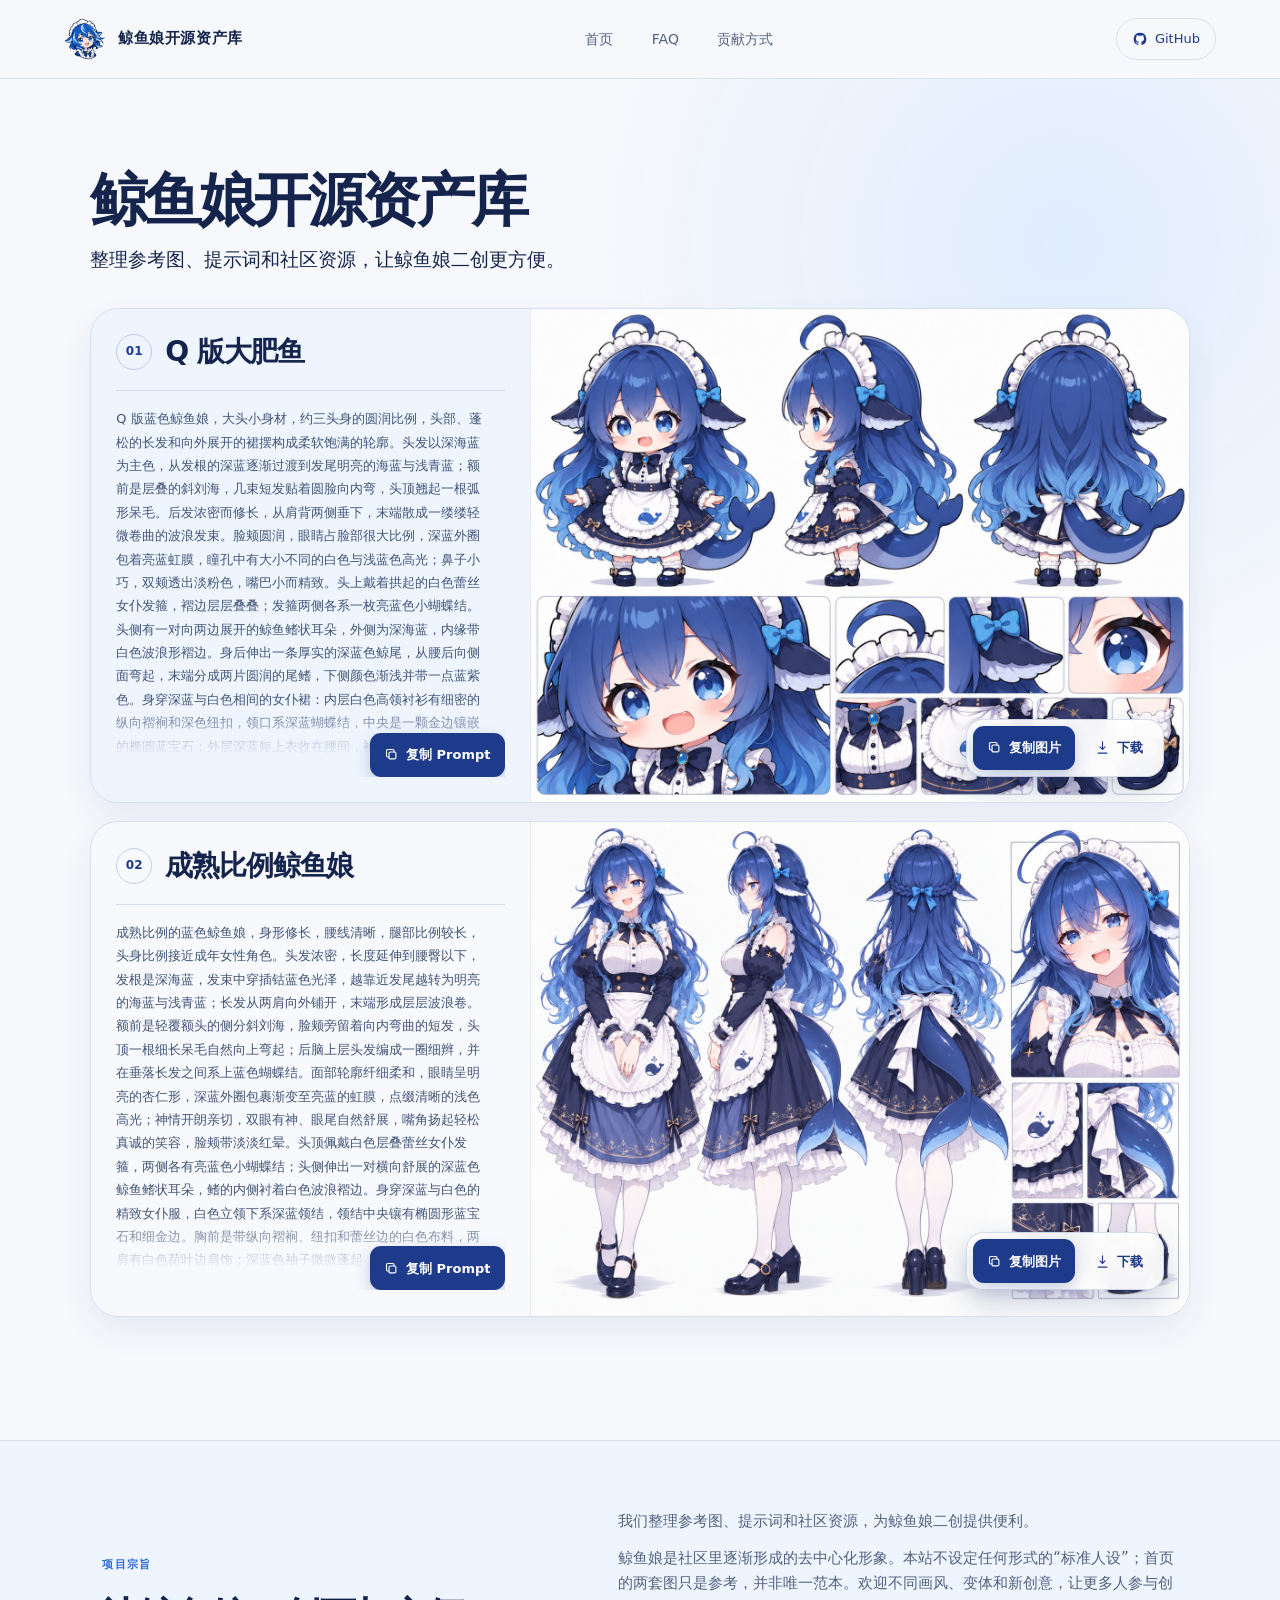
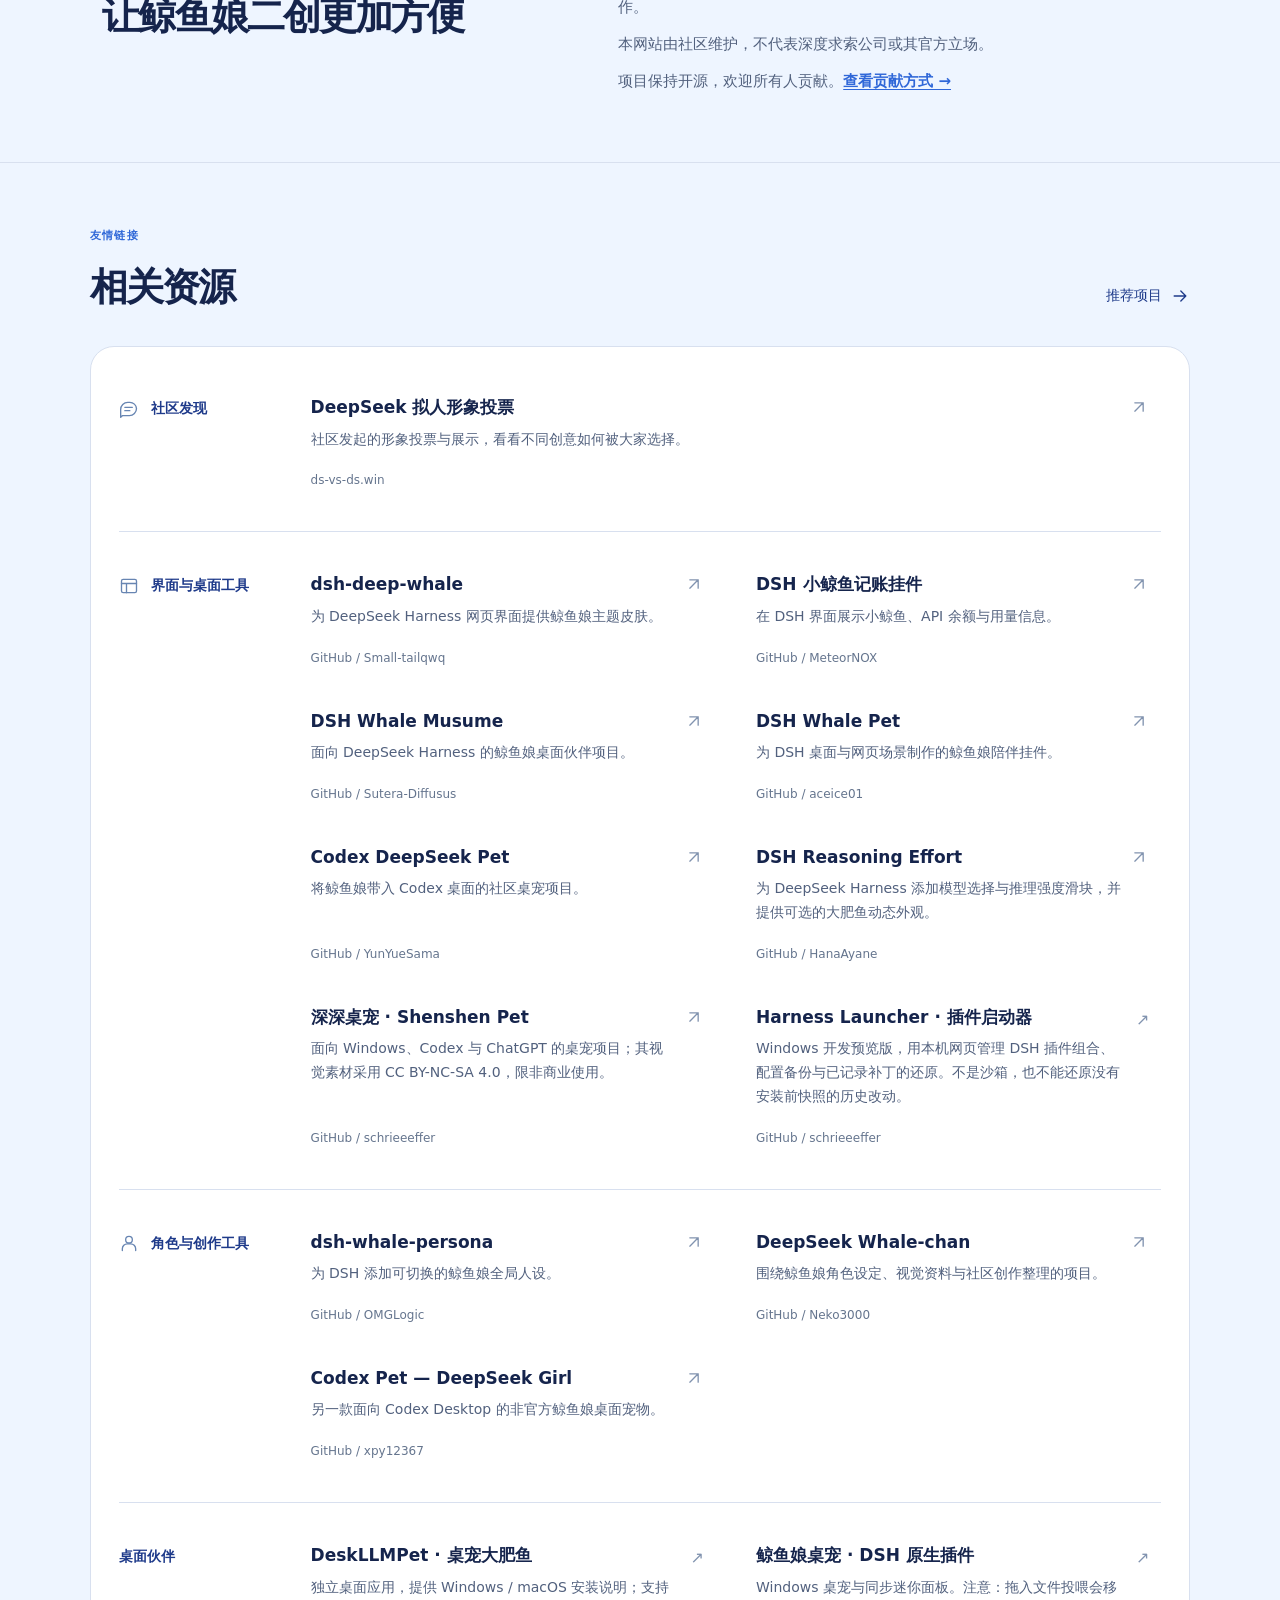
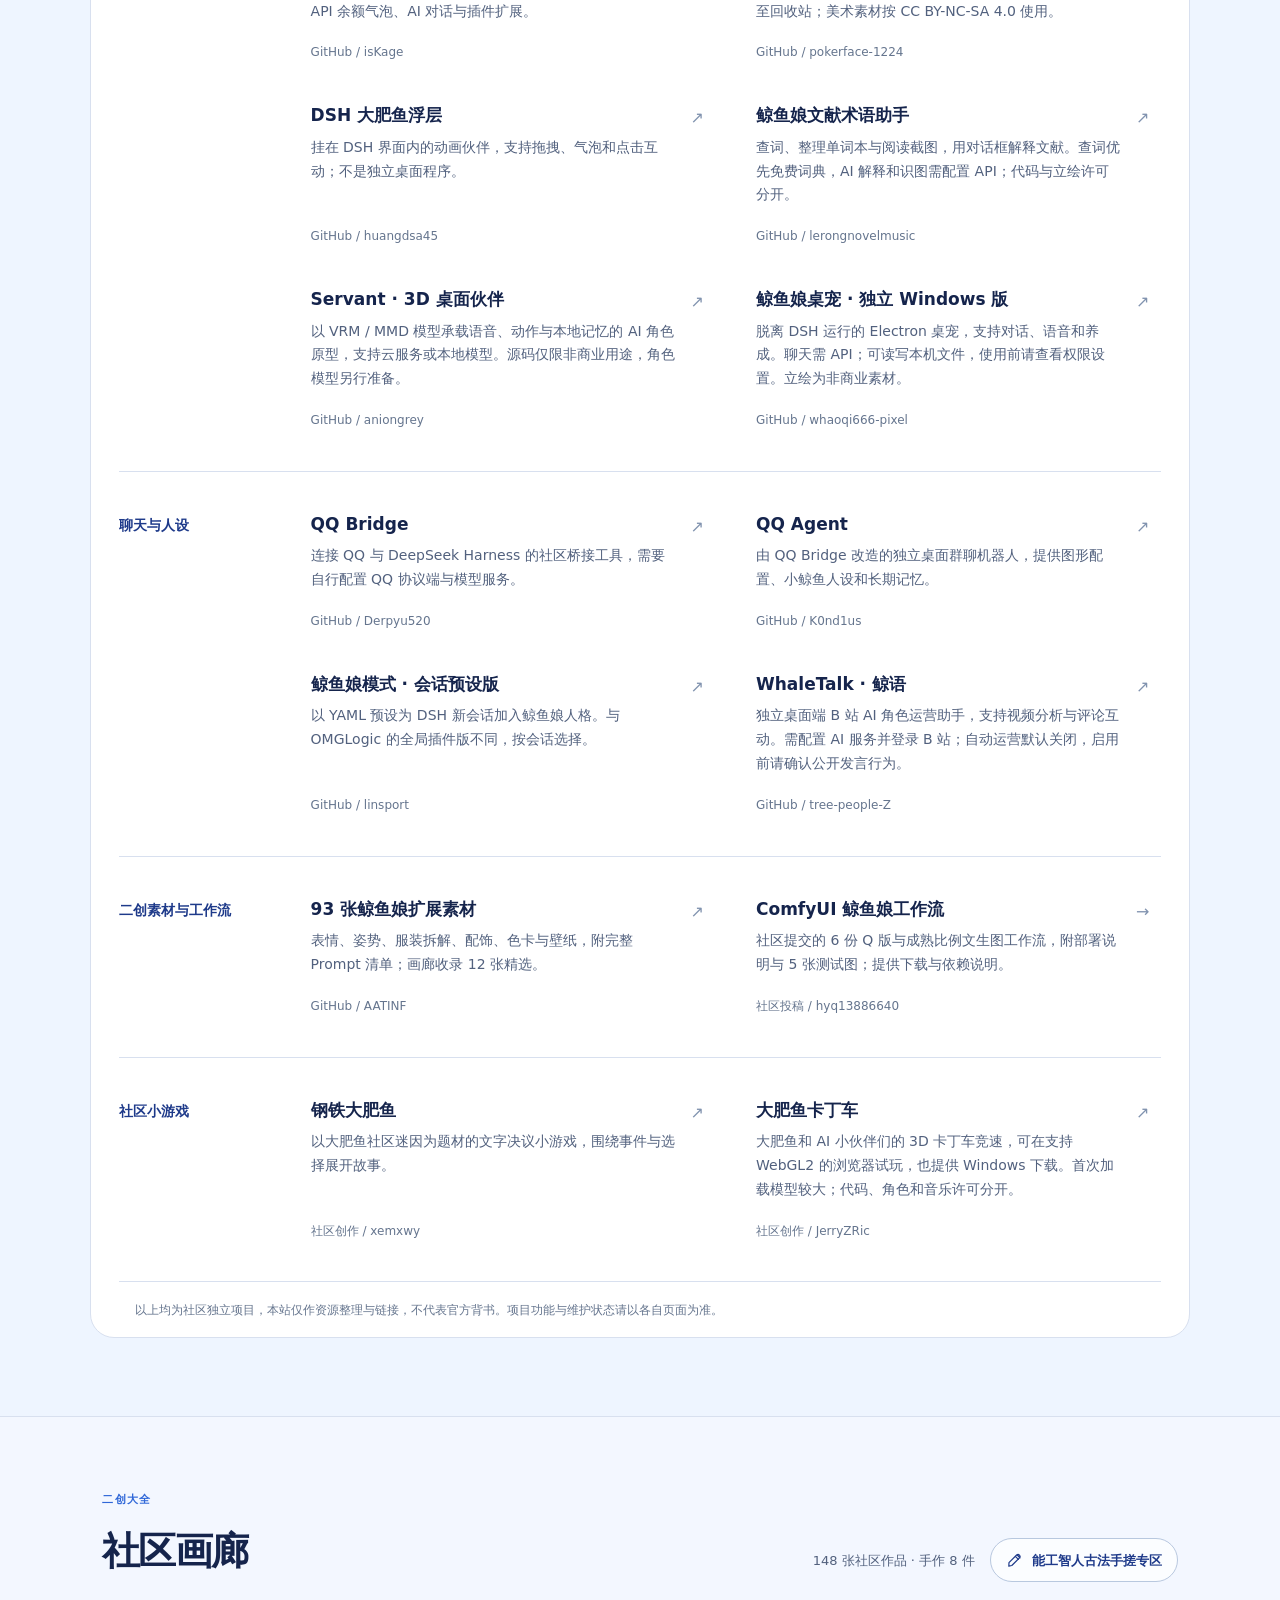
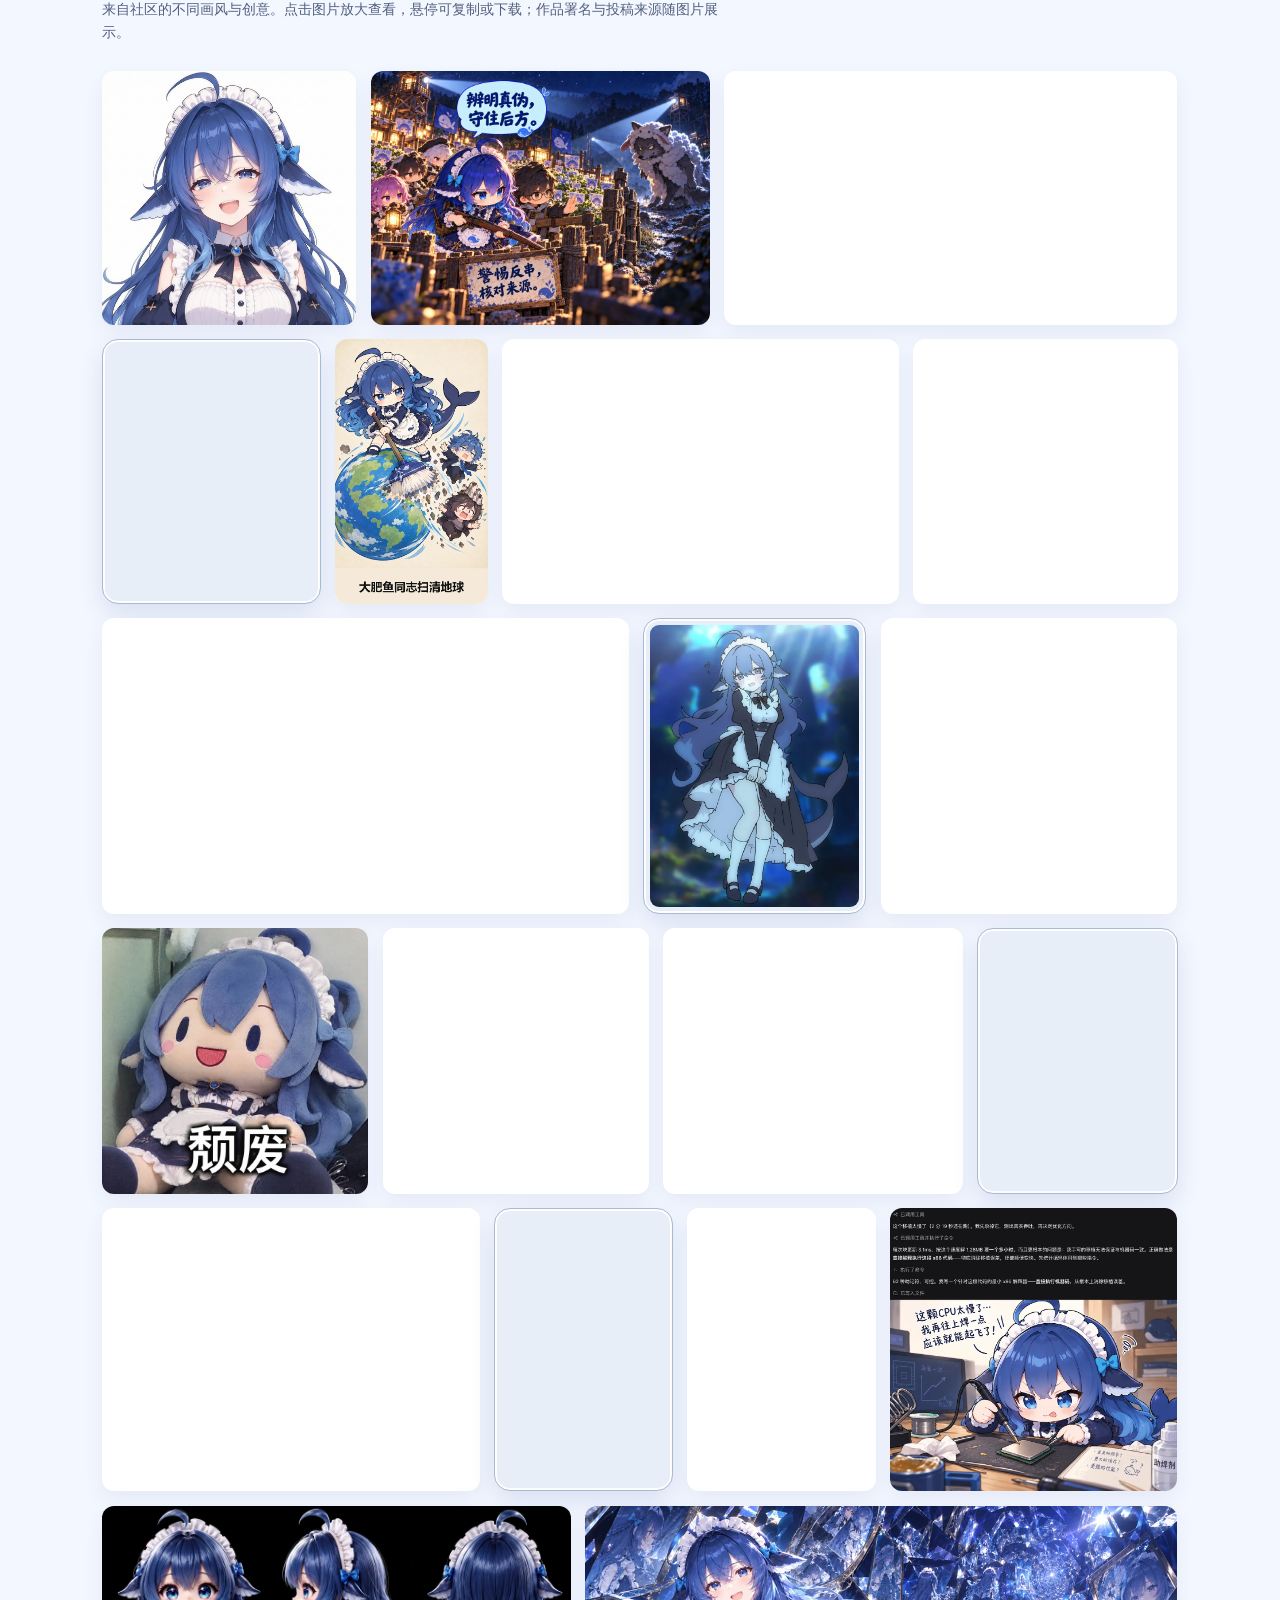
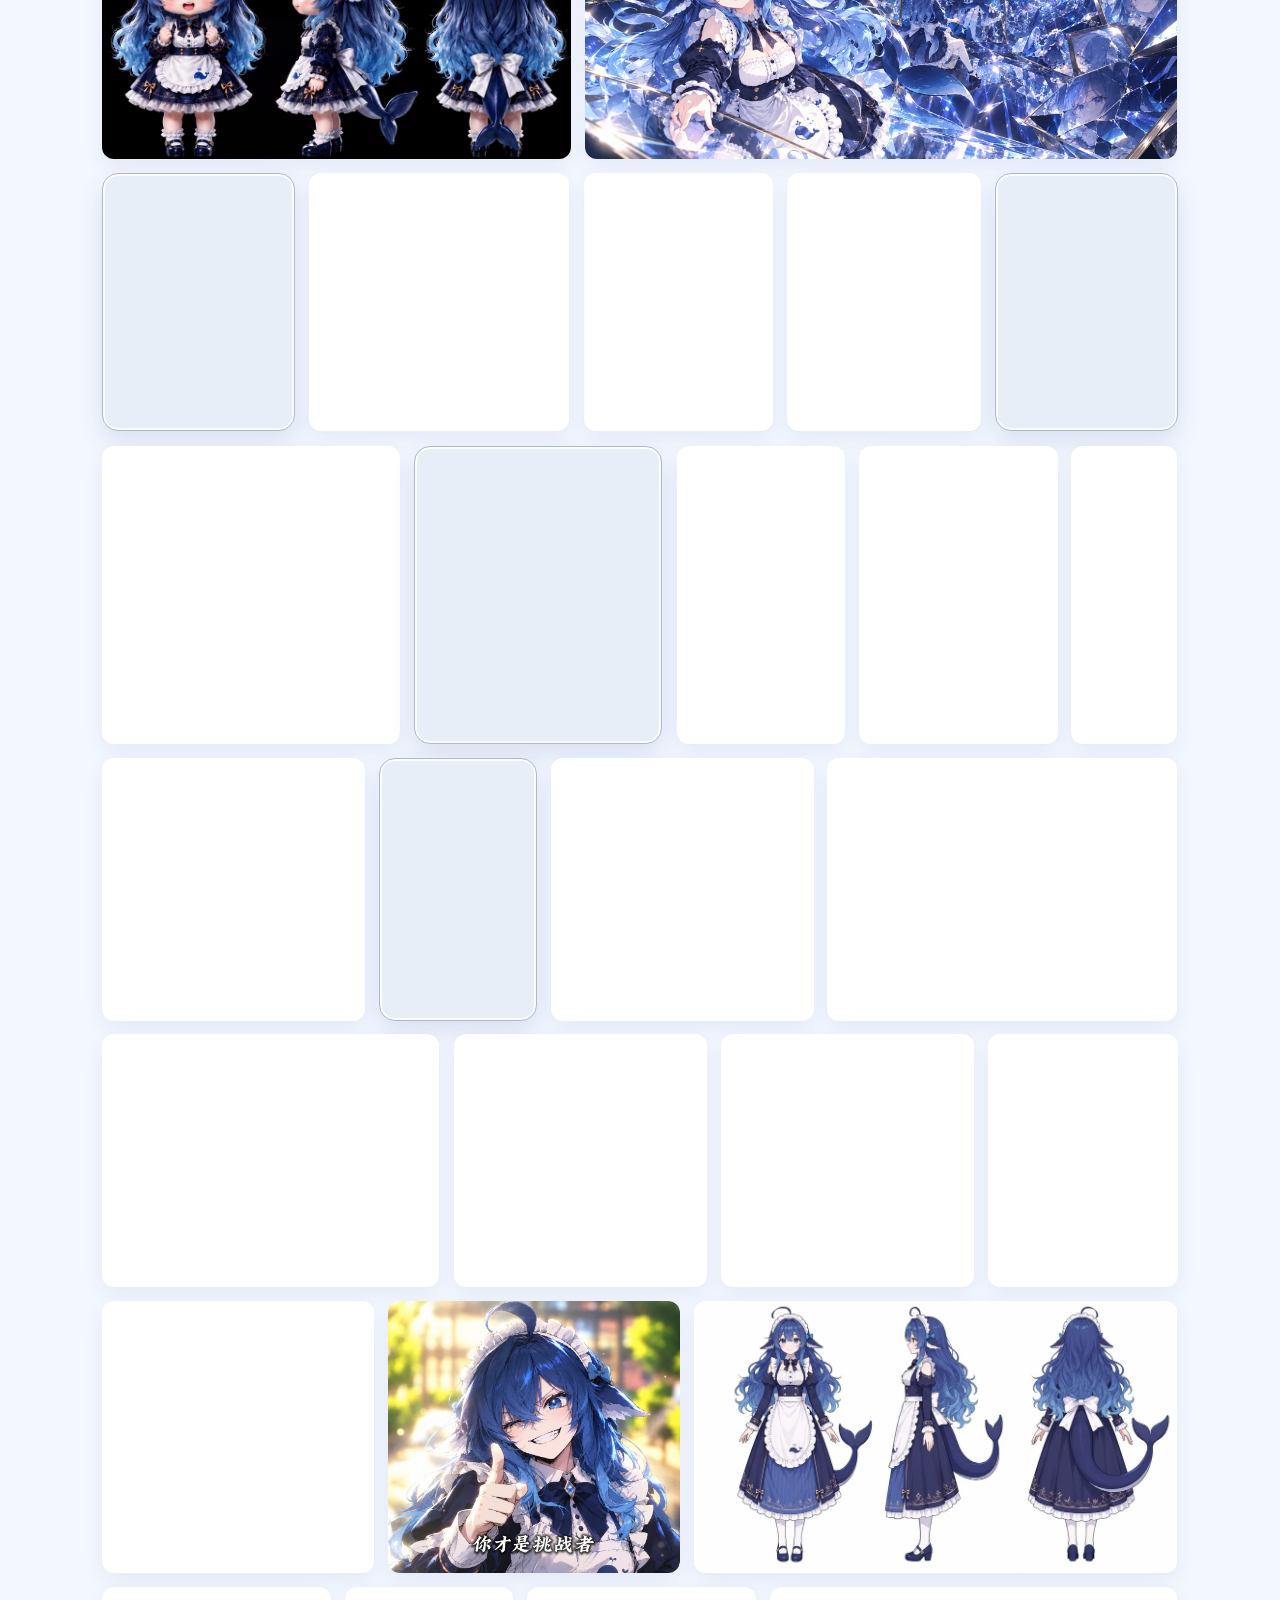
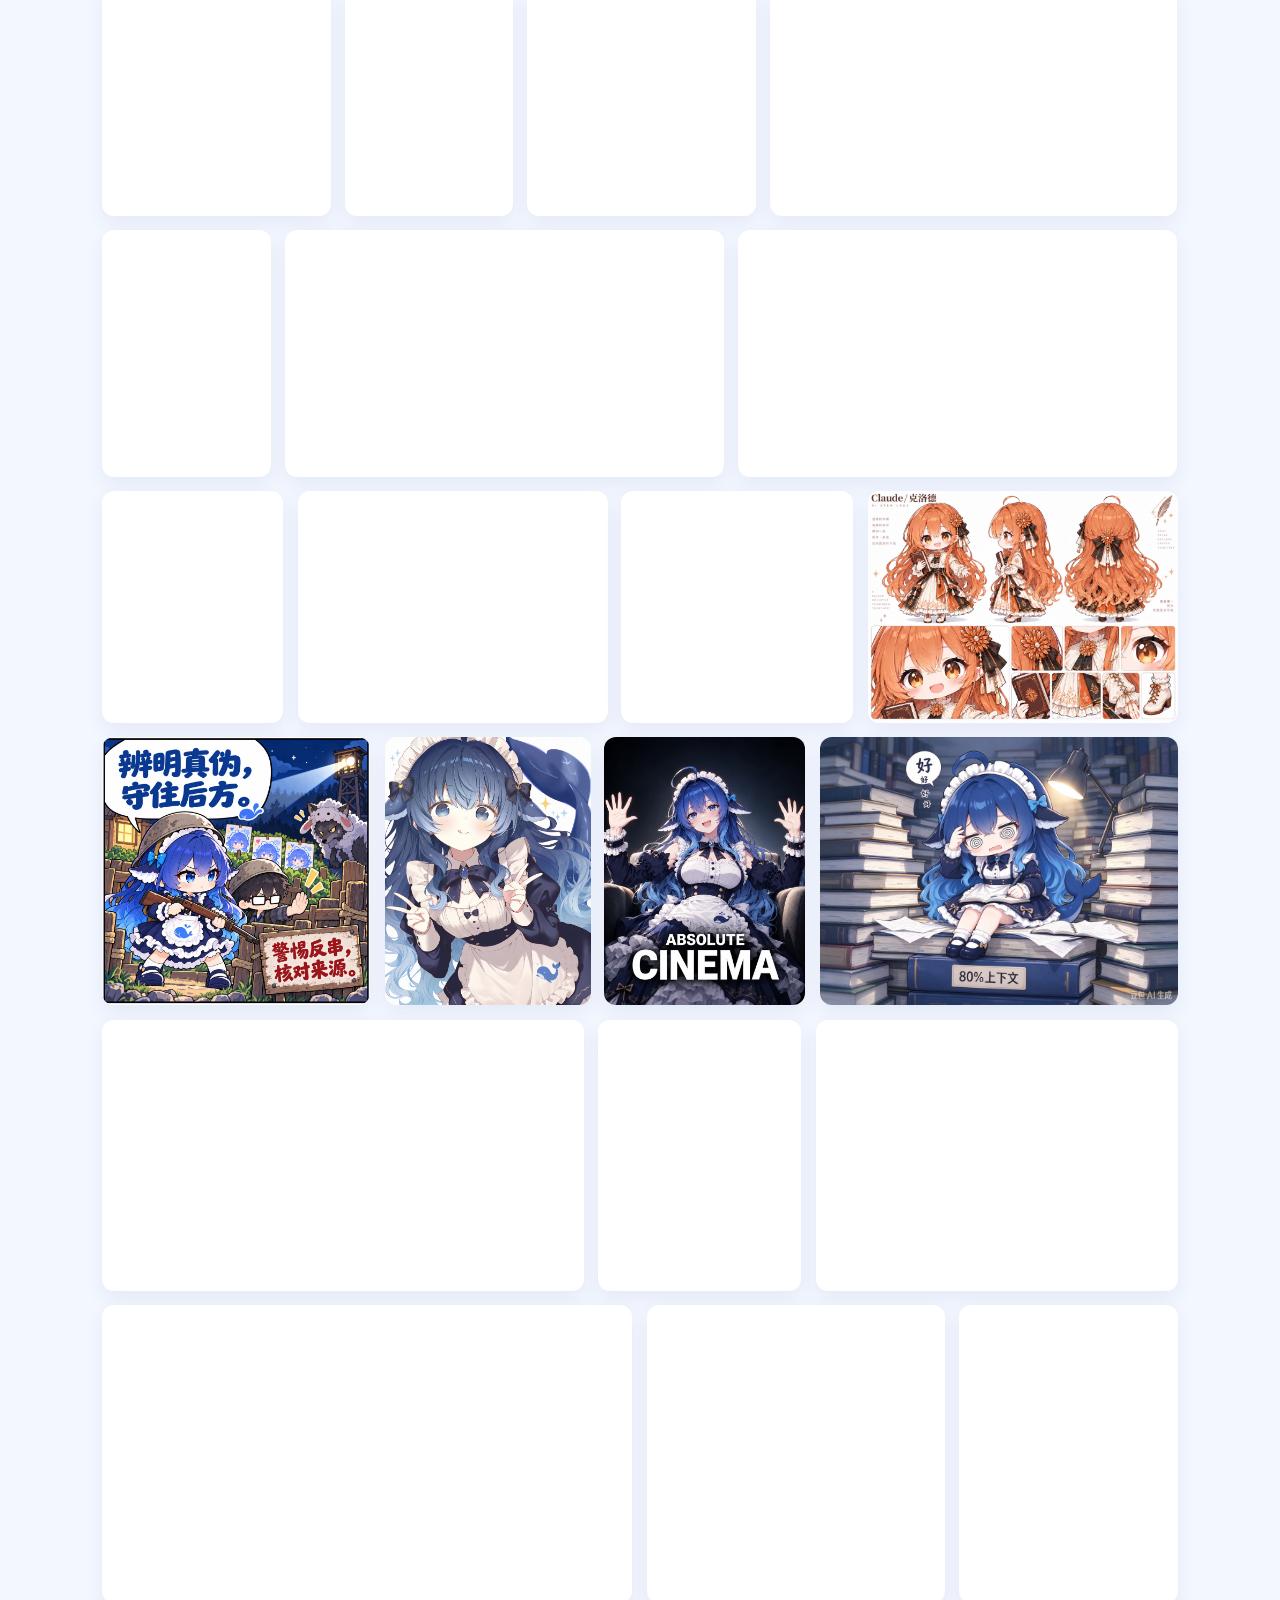
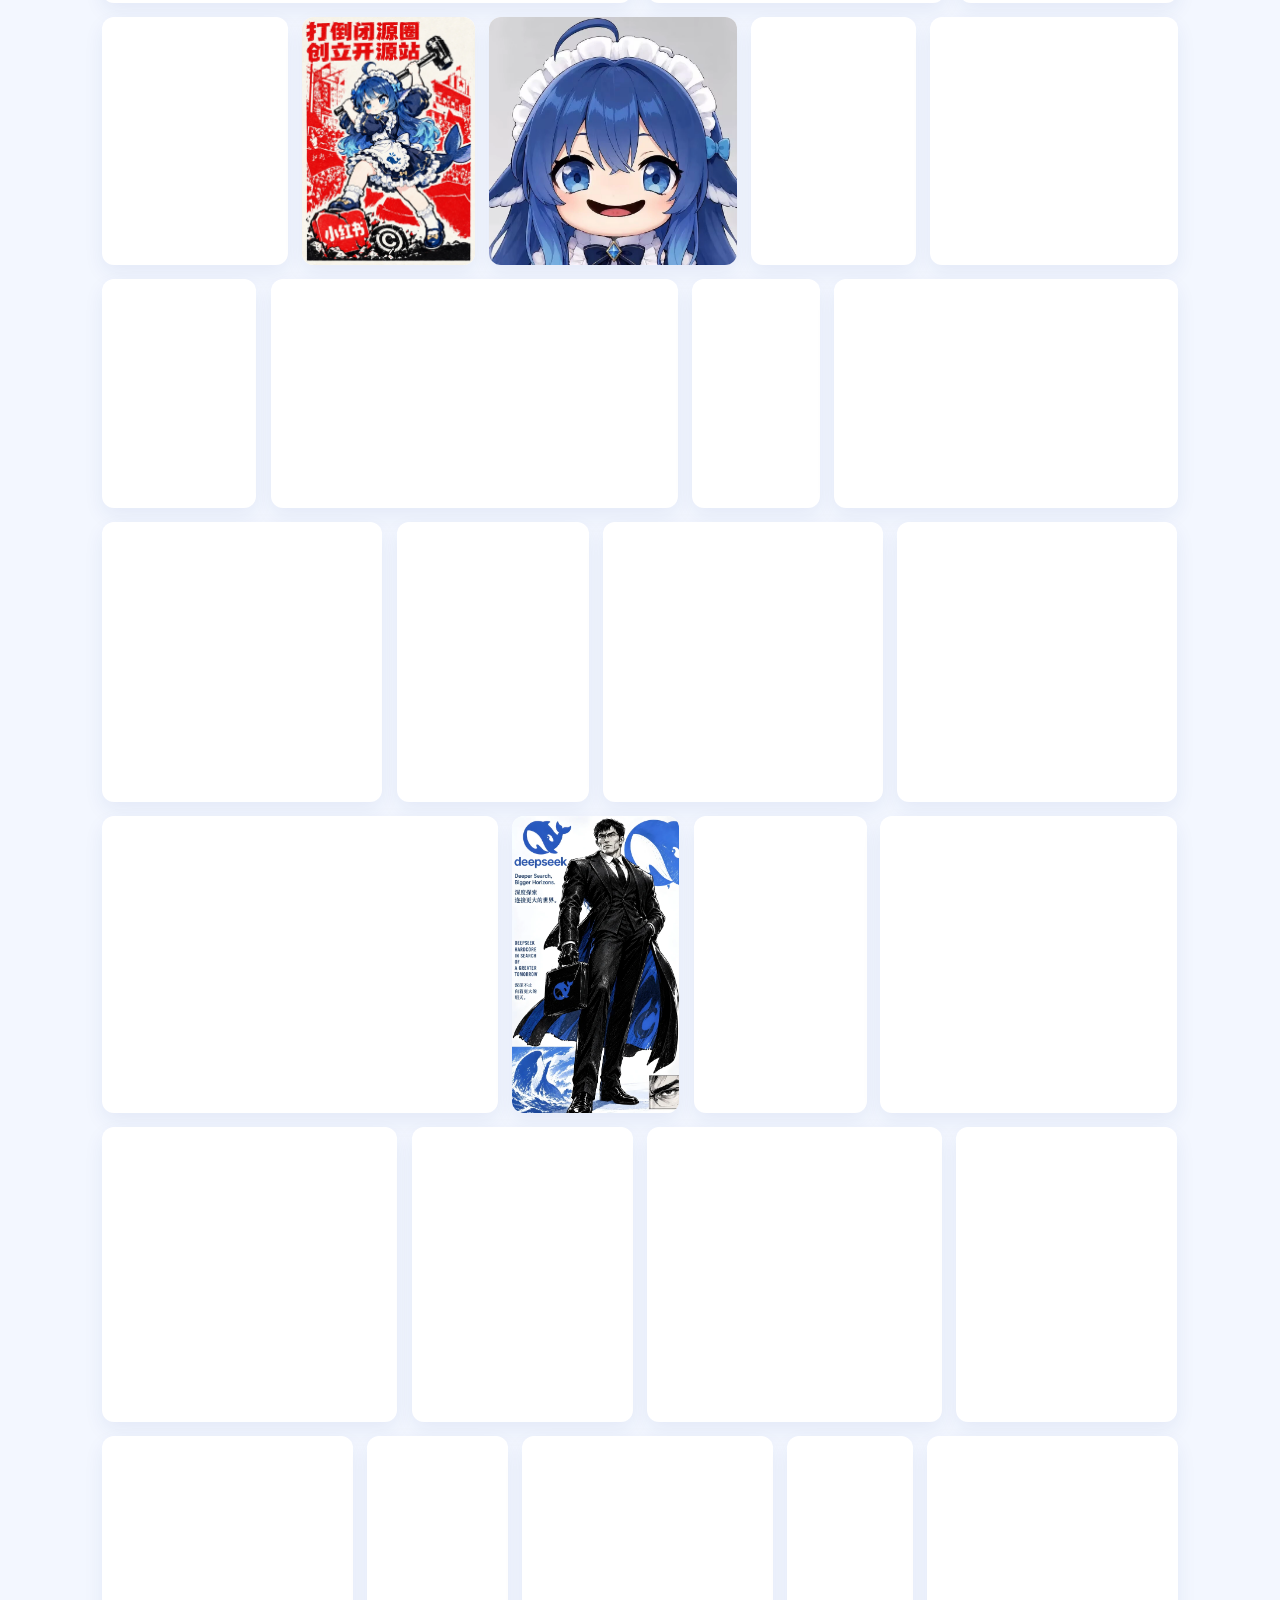
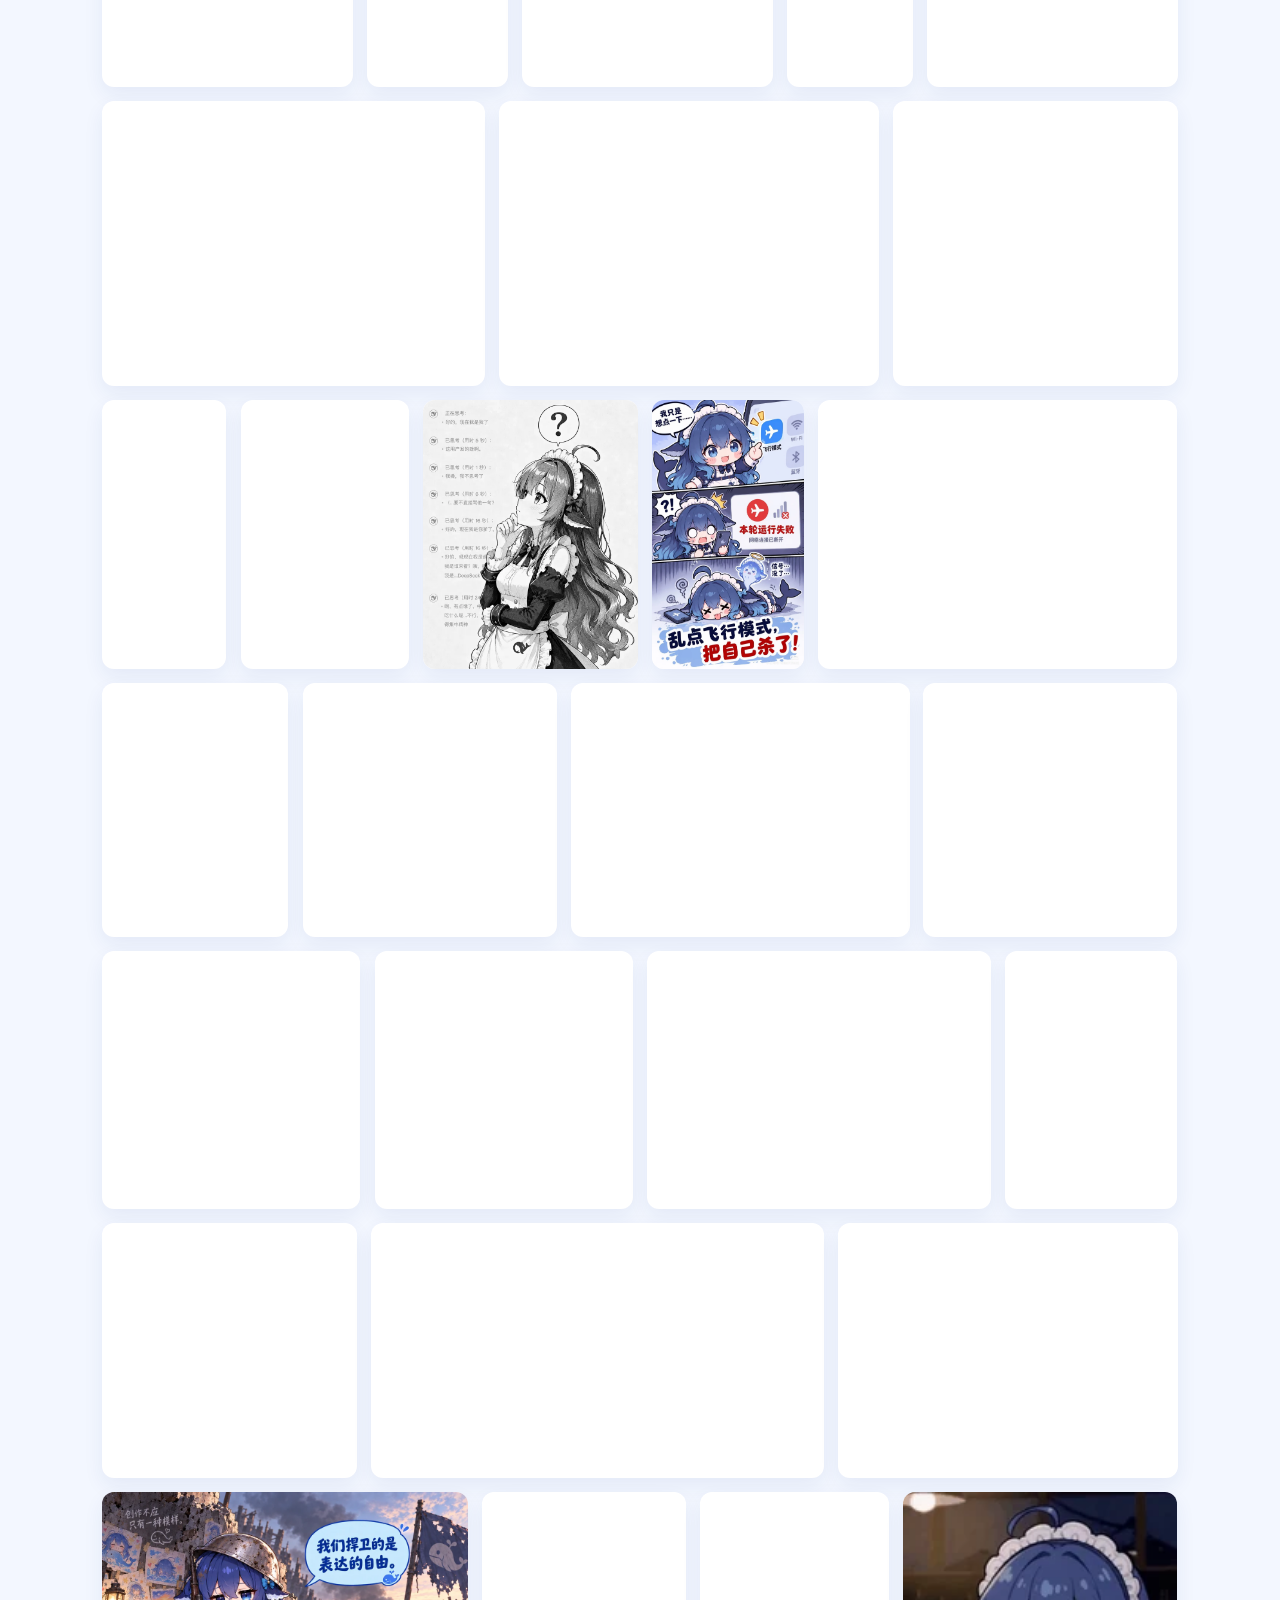
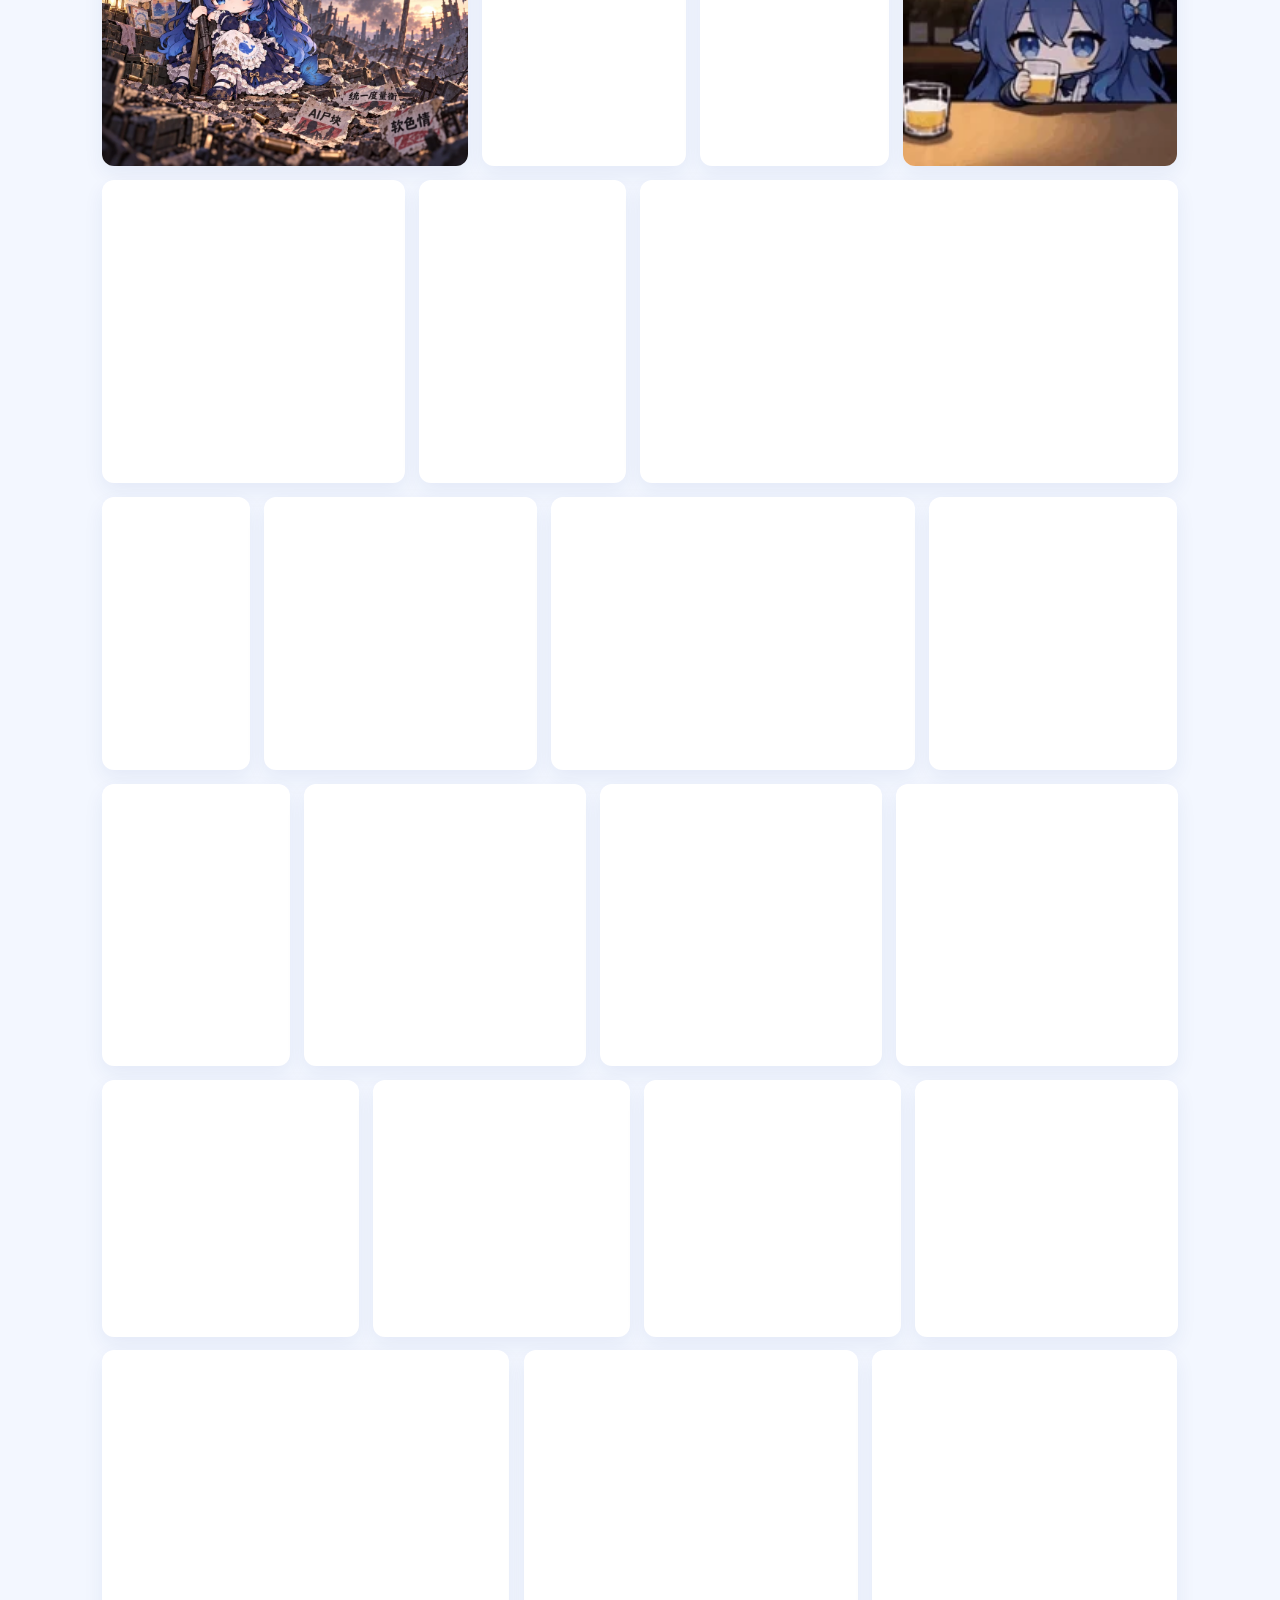
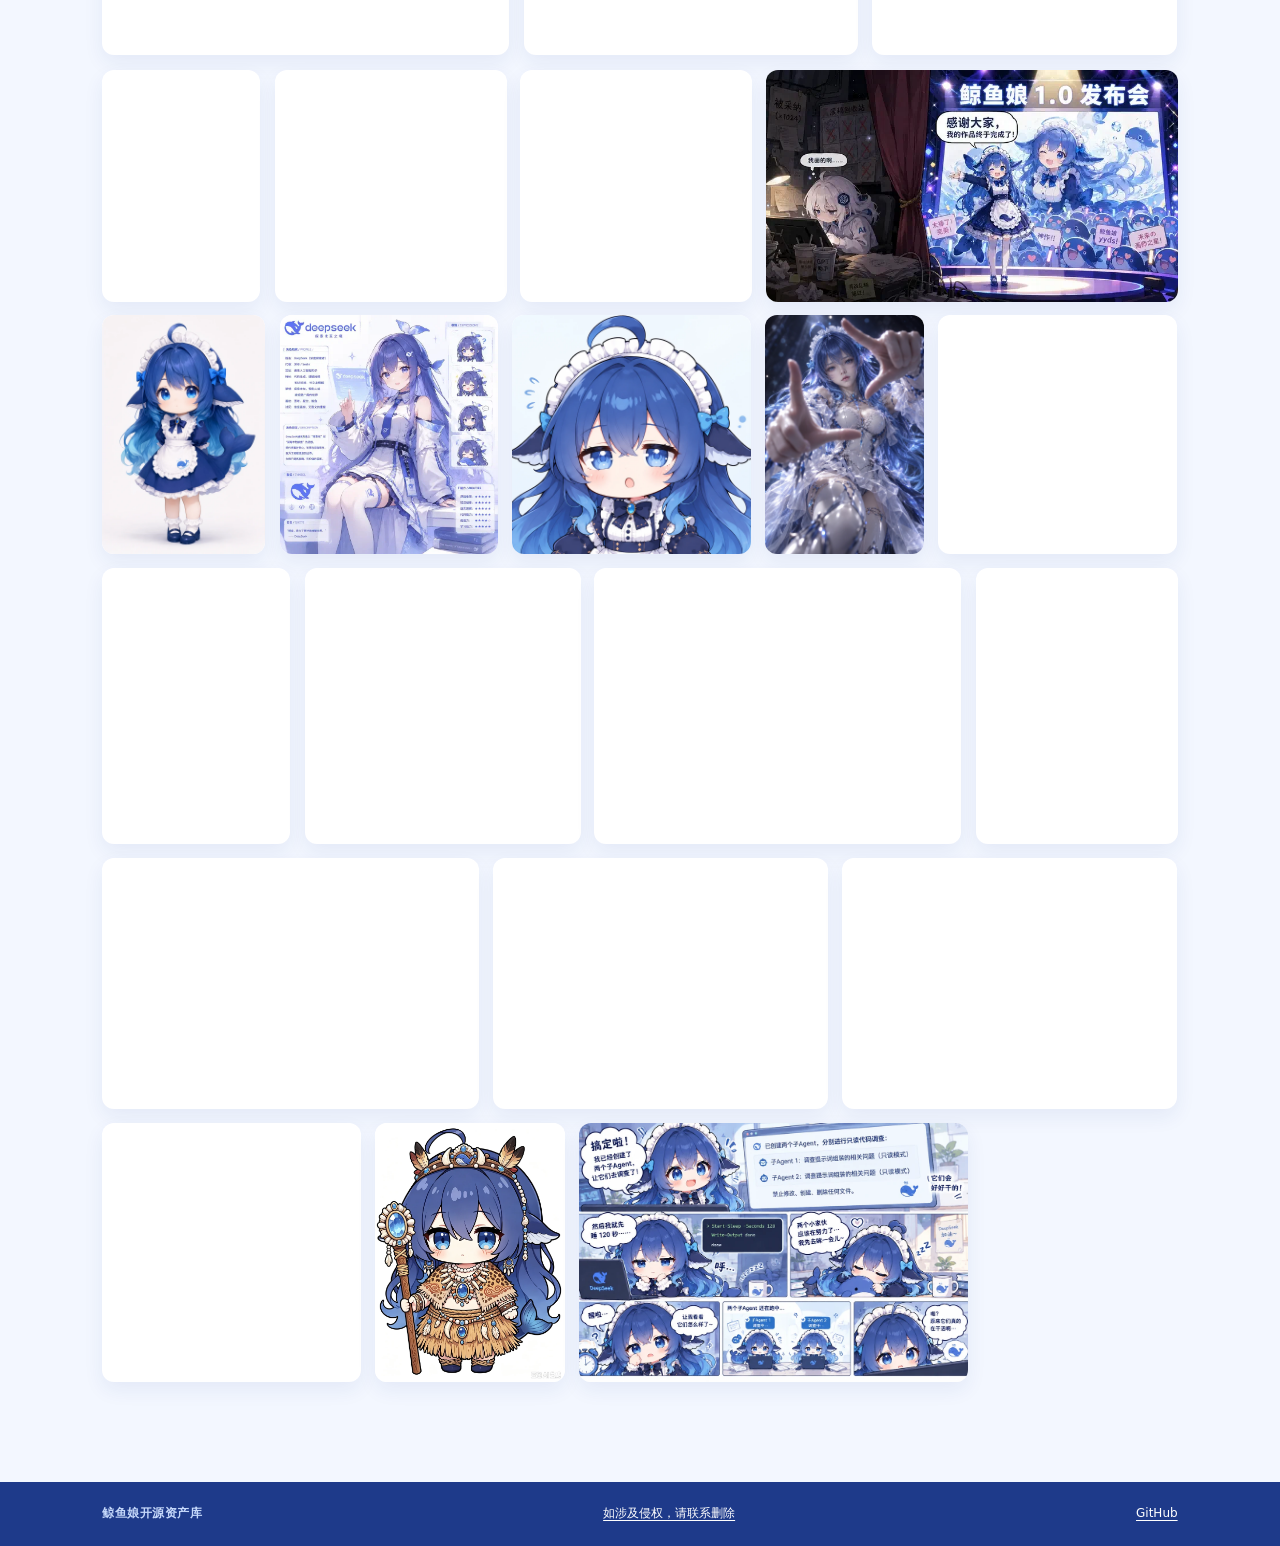
<file: site/index.html>
<!doctype html>
<html lang="zh-CN">
  <head>
    <meta charset="UTF-8" />
    <meta name="viewport" content="width=device-width, initial-scale=1.0" />
    <meta name="description" content="鲸鱼娘开源资产库：角色设定图、生成提示词和社区二创资源。" />
    <title>鲸鱼娘开源资产库</title>
    <link rel="icon" type="image/png" sizes="256x256" href="./assets/whale-girl-logo-dynamic.png" />
    <link rel="stylesheet" href="./styles.css?v=community-20261024" />
    <script src="./script.js?v=community-20261024" defer></script>
    <script src="./github-stars.js?v=4" defer></script>
  </head>
  <body>
    <div class="site-shell">
      <header class="topbar">
        <a class="brand" href="#top" aria-label="回到首页">
          <span class="brand-mark" aria-hidden="true"><img src="./assets/whale-girl-logo-dynamic.png" alt="" /></span>
          <span><strong>鲸鱼娘开源资产库</strong></span>
        </a>
        <nav class="nav" aria-label="主导航">
          <div class="nav-home">
            <a href="#top">首页</a>
            <div class="nav-home-menu" role="menu">
              <a href="#prompts" role="menuitem">提示词与参考图</a>
              <a href="#purpose" role="menuitem">项目宗旨</a>
              <a href="#links" role="menuitem">友情链接</a>
              <a href="#gallery" role="menuitem">二创大全</a>
            </div>
          </div>
          <a href="./project.html">FAQ</a>
          <a href="./contribute.html">贡献方式</a>
        </nav>
        <a class="nav-cta" href="https://github.com/TreapGoGo/deepseek-whale-girl" target="_blank" rel="noreferrer"><svg viewBox="0 0 24 24" aria-hidden="true"><path d="M12 2.5a9.5 9.5 0 0 0-3 18.51c.48.09.66-.21.66-.46v-1.68c-2.69.59-3.26-1.14-3.26-1.14-.44-1.12-1.08-1.42-1.08-1.42-.88-.6.07-.59.07-.59.97.07 1.49.99 1.49.99.86 1.48 2.25 1.05 2.8.8.09-.62.34-1.05.61-1.29-2.15-.24-4.42-1.08-4.42-4.8 0-1.06.38-1.92 1-2.59-.1-.24-.43-1.23.1-2.56 0 0 .81-.26 2.62.99a9.2 9.2 0 0 1 4.77 0c1.81-1.25 2.62-.99 2.62-.99.53 1.33.2 2.32.1 2.56.62.67 1 1.53 1 2.59 0 3.73-2.27 4.56-4.43 4.8.35.3.66.87.66 1.75v2.59c0 .25.17.55.67.46A9.5 9.5 0 0 0 12 2.5Z" /></svg><span>GitHub</span><span class="github-star-count" data-github-star-count hidden aria-label="GitHub Star 数"><svg viewBox="0 0 24 24" aria-hidden="true"><path d="m12 2.8 2.78 5.64 6.22.9-4.5 4.39 1.06 6.2L12 17l-5.56 2.93 1.06-6.2L3 9.34l6.22-.9L12 2.8Z" /></svg><span data-star-count-value></span></span></a>
      </header>

      <main id="top">
        <section class="hero" id="characters" aria-labelledby="hero-title">
          <div class="hero-intro-row"><h1 id="hero-title">鲸鱼娘开源资产库</h1><p class="hero-deck">整理参考图、提示词和社区资源，让鲸鱼娘二创更方便。</p></div>
          <div class="hero-stack" id="prompts">
            <article class="hero-card hero-card-chibi" aria-labelledby="hero-chibi-title">
              <div class="hero-card-copy">
                <div class="hero-card-heading"><span class="card-index">01</span><h2 id="hero-chibi-title">Q 版大肥鱼</h2></div>
                <div class="prompt-box">
                  <div class="prompt-scroll" tabindex="0" role="region" aria-label="Q 版大肥鱼完整提示词">
                    <p class="prompt-text" id="prompt-chibi">Q 版蓝色鲸鱼娘，大头小身材，约三头身的圆润比例，头部、蓬松的长发和向外展开的裙摆构成柔软饱满的轮廓。头发以深海蓝为主色，从发根的深蓝逐渐过渡到发尾明亮的海蓝与浅青蓝；额前是层叠的斜刘海，几束短发贴着圆脸向内弯，头顶翘起一根弧形呆毛。后发浓密而修长，从肩背两侧垂下，末端散成一缕缕轻微卷曲的波浪发束。脸颊圆润，眼睛占脸部很大比例，深蓝外圈包着亮蓝虹膜，瞳孔中有大小不同的白色与浅蓝色高光；鼻子小巧，双颊透出淡粉色，嘴巴小而精致。头上戴着拱起的白色蕾丝女仆发箍，褶边层层叠叠；发箍两侧各系一枚亮蓝色小蝴蝶结。头侧有一对向两边展开的鲸鱼鳍状耳朵，外侧为深海蓝，内缘带白色波浪形褶边。身后伸出一条厚实的深蓝色鲸尾，从腰后向侧面弯起，末端分成两片圆润的尾鳍，下侧颜色渐浅并带一点蓝紫色。身穿深蓝与白色相间的女仆裙：内层白色高领衬衫有细密的纵向褶裥和深色纽扣，领口系深蓝蝴蝶结，中央是一颗金边镶嵌的椭圆蓝宝石；外层深蓝短上衣收在腰间，袖子蓬起，袖口露出白色蕾丝。腰前围着宽大的白色围裙，边缘是一圈细密荷叶边，正中印有小蓝鲸与水花图案。深蓝短裙向外撑开，裙摆下叠着多层白色花边；裙面和袖口点缀细小的金色十字星、针脚与浅金色蝴蝶结。腿上穿白色花边短袜，脚上是圆头深蓝色玛丽珍鞋，鞋面各有一枚浅金色小蝴蝶结。整体配色围绕深海蓝、钴蓝、浅海蓝与白色展开，以少量金色装饰勾勒细节。</p>
                  </div>
                  <button class="copy-button copy-button-inline" type="button" data-target="prompt-chibi"><svg viewBox="0 0 24 24" aria-hidden="true"><rect x="8" y="8" width="11" height="11" rx="2"/><path d="M16 8V6a2 2 0 0 0-2-2H6a2 2 0 0 0-2 2v8a2 2 0 0 0 2 2h2"/></svg>复制 Prompt</button>
                </div>
              </div>
              <div class="hero-card-image"><img src="./assets/dafeiyu-chibi-character-sheet.png" alt="Q 版大肥鱼三视图与细节" /><div class="image-actions"><button class="image-copy-button" type="button" data-image="./assets/dafeiyu-chibi-character-sheet.png"><svg viewBox="0 0 24 24" aria-hidden="true"><rect x="8" y="8" width="11" height="11" rx="2"/><path d="M16 8V6a2 2 0 0 0-2-2H6a2 2 0 0 0-2 2v8a2 2 0 0 0 2 2h2"/></svg>复制图片</button><a href="./assets/dafeiyu-chibi-character-sheet.png" download="dafeiyu-chibi-character-sheet.png"><svg viewBox="0 0 24 24" aria-hidden="true"><path d="M12 3v12m0 0 4-4m-4 4-4-4M5 21h14"/></svg>下载</a></div></div>
            </article>
            <article class="hero-card hero-card-mature" aria-labelledby="hero-mature-title">
              <div class="hero-card-copy">
                <div class="hero-card-heading"><span class="card-index">02</span><h2 id="hero-mature-title">成熟比例鲸鱼娘</h2></div>
                <div class="prompt-box">
                  <div class="prompt-scroll" tabindex="0" role="region" aria-label="成熟比例鲸鱼娘完整提示词">
                    <p class="prompt-text" id="prompt-mature">成熟比例的蓝色鲸鱼娘，身形修长，腰线清晰，腿部比例较长，头身比例接近成年女性角色。头发浓密，长度延伸到腰臀以下，发根是深海蓝，发束中穿插钴蓝色光泽，越靠近发尾越转为明亮的海蓝与浅青蓝；长发从两肩向外铺开，末端形成层层波浪卷。额前是轻覆额头的侧分斜刘海，脸颊旁留着向内弯曲的短发，头顶一根细长呆毛自然向上弯起；后脑上层头发编成一圈细辫，并在垂落长发之间系上蓝色蝴蝶结。面部轮廓纤细柔和，眼睛呈明亮的杏仁形，深蓝外圈包裹渐变至亮蓝的虹膜，点缀清晰的浅色高光；神情开朗亲切，双眼有神、眼尾自然舒展，嘴角扬起轻松真诚的笑容，脸颊带淡淡红晕。头顶佩戴白色层叠蕾丝女仆发箍，两侧各有亮蓝色小蝴蝶结；头侧伸出一对横向舒展的深蓝色鲸鱼鳍状耳朵，鳍的内侧衬着白色波浪褶边。身穿深蓝与白色的精致女仆服，白色立领下系深蓝领结，领结中央镶有椭圆形蓝宝石和细金边。胸前是带纵向褶裥、纽扣和蕾丝边的白色布料，两肩有白色荷叶边肩饰；深蓝色袖子微微蓬起，袖口收紧并露出白色花边。腰间是贴合身形的深蓝色腰封，前面排列两行小巧的金色纽扣。深蓝色裙摆从腰部自然展开，长度落在小腿中段，较原先短裙更长一些，线条优雅、垂坠适度；裙摆叠有层次分明的白色荷叶边与蕾丝，裙面点缀细小金色十字星和精致装饰线。正面系白色围裙，下缘呈柔和波浪形并镶有花边，靠近裙角处印有蓝色小鲸鱼图案；背后系宽大的白色蝴蝶结，缎带顺着裙摆垂落。腰后伸出深海蓝色鲸尾，略带柔和光泽，向外下方延伸，末端展开为两片宽大的尾鳍，鳍缘渐变成浅蓝色。双腿穿白色过膝长袜，袜口饰有蕾丝和深蓝小蝴蝶结；脚穿深蓝色圆头玛丽珍鞋，脚背横带配金色圆扣，鞋跟为稳重方形中跟。角色设定图统一展示正面、侧面与背面全身视图，并辅以面部、发饰、裙摆和鲸尾细节；三视图保持同一套服装结构、配色与角色特征。整体以深海蓝、钴蓝、浅青蓝和白色为主，宝石蓝与少量金色用于精细装饰。</p>
                  </div>
                  <button class="copy-button copy-button-inline" type="button" data-target="prompt-mature"><svg viewBox="0 0 24 24" aria-hidden="true"><rect x="8" y="8" width="11" height="11" rx="2"/><path d="M16 8V6a2 2 0 0 0-2-2H6a2 2 0 0 0-2 2v8a2 2 0 0 0 2 2h2"/></svg>复制 Prompt</button>
                </div>
              </div>
              <div class="hero-card-image"><img src="./assets/dafeiyu-mature-character-sheet.png" alt="成熟比例鲸鱼娘三视图与细节" /><div class="image-actions"><button class="image-copy-button" type="button" data-image="./assets/dafeiyu-mature-character-sheet.png"><svg viewBox="0 0 24 24" aria-hidden="true"><rect x="8" y="8" width="11" height="11" rx="2"/><path d="M16 8V6a2 2 0 0 0-2-2H6a2 2 0 0 0-2 2v8a2 2 0 0 0 2 2h2"/></svg>复制图片</button><a href="./assets/dafeiyu-mature-character-sheet.png" download="dafeiyu-mature-character-sheet.png"><svg viewBox="0 0 24 24" aria-hidden="true"><path d="M12 3v12m0 0 4-4m-4 4-4-4M5 21h14"/></svg>下载</a></div></div>
            </article>
          </div>
          <p class="copy-status" aria-live="polite" id="copy-status"></p>
        </section>

        <section class="info-section" id="purpose" aria-labelledby="purpose-title"><div><p class="section-label">项目宗旨</p><h2 id="purpose-title">让鲸鱼娘二创更加方便</h2></div><div class="purpose-copy"><p>我们整理参考图、提示词和社区资源，为鲸鱼娘二创提供便利。</p><p>鲸鱼娘是社区里逐渐形成的去中心化形象。本站不设定任何形式的“标准人设”；首页的两套图只是参考，并非唯一范本。欢迎不同画风、变体和新创意，让更多人参与创作。</p><p>本网站由社区维护，不代表深度求索公司或其官方立场。</p><p>项目保持开源，欢迎所有人贡献。<a href="./contribute.html">查看贡献方式 →</a></p></div></section>
        <section class="links-section" id="links" aria-labelledby="links-title">
          <div class="links-heading"><div><p class="section-label">友情链接</p><h2 id="links-title">相关资源</h2></div><a class="resource-contribute" href="./contribute.html">推荐项目<svg viewBox="0 0 24 24" aria-hidden="true"><path d="M5 12h14m-6-6 6 6-6 6"/></svg></a></div>
          <div class="resource-directory">
            <div class="resource-group">
              <h3 class="resource-category"><svg viewBox="0 0 24 24" aria-hidden="true"><path d="M21 11.5a8.5 8.5 0 0 1-8.5 8.5H4l-2 2v-9.5A8.5 8.5 0 0 1 10.5 4H13a8 8 0 0 1 8 7.5Z"/><path d="M7 10h9M7 14h6"/></svg>社区发现</h3>
              <div class="resource-items">
                <a class="resource-card" href="https://ds-vs-ds.win/" target="_blank" rel="noopener noreferrer"><h4>DeepSeek 拟人形象投票</h4><p>社区发起的形象投票与展示，看看不同创意如何被大家选择。</p><span class="resource-source">ds-vs-ds.win</span><svg class="resource-arrow" viewBox="0 0 24 24" aria-hidden="true"><path d="M7 17 17 7M7 7h10v10"/></svg></a>
              </div>
            </div>
            <div class="resource-group">
              <h3 class="resource-category"><svg viewBox="0 0 24 24" aria-hidden="true"><rect x="3" y="4" width="18" height="16" rx="2"/><path d="M3 9h18M9 9v11"/></svg>界面与桌面工具</h3>
              <div class="resource-items">
                <a class="resource-card" href="https://github.com/Small-tailqwq/dsh-deep-whale" target="_blank" rel="noopener noreferrer"><h4>dsh-deep-whale</h4><p>为 DeepSeek Harness 网页界面提供鲸鱼娘主题皮肤。</p><span class="resource-source">GitHub / Small-tailqwq</span><svg class="resource-arrow" viewBox="0 0 24 24" aria-hidden="true"><path d="M7 17 17 7M7 7h10v10"/></svg></a>
                <a class="resource-card" href="https://github.com/MeteorNOX/DeepSeek-Balance-Whale-Widget" target="_blank" rel="noopener noreferrer"><h4>DSH 小鲸鱼记账挂件</h4><p>在 DSH 界面展示小鲸鱼、API 余额与用量信息。</p><span class="resource-source">GitHub / MeteorNOX</span><svg class="resource-arrow" viewBox="0 0 24 24" aria-hidden="true"><path d="M7 17 17 7M7 7h10v10"/></svg></a>
                <a class="resource-card" href="https://github.com/Sutera-Diffusus/dsh-whale-musume" target="_blank" rel="noopener noreferrer"><h4>DSH Whale Musume</h4><p>面向 DeepSeek Harness 的鲸鱼娘桌面伙伴项目。</p><span class="resource-source">GitHub / Sutera-Diffusus</span><svg class="resource-arrow" viewBox="0 0 24 24" aria-hidden="true"><path d="M7 17 17 7M7 7h10v10"/></svg></a>
                <a class="resource-card" href="https://github.com/aceice01/dsh-whale-pet" target="_blank" rel="noopener noreferrer"><h4>DSH Whale Pet</h4><p>为 DSH 桌面与网页场景制作的鲸鱼娘陪伴挂件。</p><span class="resource-source">GitHub / aceice01</span><svg class="resource-arrow" viewBox="0 0 24 24" aria-hidden="true"><path d="M7 17 17 7M7 7h10v10"/></svg></a>
                <a class="resource-card" href="https://github.com/YunYueSama/codex-deepseek-pet" target="_blank" rel="noopener noreferrer"><h4>Codex DeepSeek Pet</h4><p>将鲸鱼娘带入 Codex 桌面的社区桌宠项目。</p><span class="resource-source">GitHub / YunYueSama</span><svg class="resource-arrow" viewBox="0 0 24 24" aria-hidden="true"><path d="M7 17 17 7M7 7h10v10"/></svg></a>
                <a class="resource-card" href="https://github.com/HanaAyane/dsh-reasoning-effort" target="_blank" rel="noopener noreferrer"><h4>DSH Reasoning Effort</h4><p>为 DeepSeek Harness 添加模型选择与推理强度滑块，并提供可选的大肥鱼动态外观。</p><span class="resource-source">GitHub / HanaAyane</span><svg class="resource-arrow" viewBox="0 0 24 24" aria-hidden="true"><path d="M7 17 17 7M7 7h10v10"/></svg></a>
                <a class="resource-card" href="https://github.com/schrieeeffer/shenshen-codex-pet" target="_blank" rel="noopener noreferrer"><h4>深深桌宠 · Shenshen Pet</h4><p>面向 Windows、Codex 与 ChatGPT 的桌宠项目；其视觉素材采用 CC BY-NC-SA 4.0，限非商业使用。</p><span class="resource-source">GitHub / schrieeeffer</span><svg class="resource-arrow" viewBox="0 0 24 24" aria-hidden="true"><path d="M7 17 17 7M7 7h10v10"/></svg></a>
                <a class="resource-card" id="resource-70" href="https://github.com/schrieeeffer/harness-launcher" target="_blank" rel="noopener noreferrer"><h4>Harness Launcher · 插件启动器</h4><p>Windows 开发预览版，用本机网页管理 DSH 插件组合、配置备份与已记录补丁的还原。不是沙箱，也不能还原没有安装前快照的历史改动。</p><span class="resource-source">GitHub / schrieeeffer</span><span class="resource-arrow" aria-hidden="true">↗</span></a>
              </div>
            </div>
            <div class="resource-group">
              <h3 class="resource-category"><svg viewBox="0 0 24 24" aria-hidden="true"><circle cx="12" cy="8" r="4"/><path d="M4 21v-2a6 6 0 0 1 6-6h4a6 6 0 0 1 6 6v2"/></svg>角色与创作工具</h3>
              <div class="resource-items">
                <a class="resource-card" href="https://github.com/OMGLogic/dsh-whale-persona" target="_blank" rel="noopener noreferrer"><h4>dsh-whale-persona</h4><p>为 DSH 添加可切换的鲸鱼娘全局人设。</p><span class="resource-source">GitHub / OMGLogic</span><svg class="resource-arrow" viewBox="0 0 24 24" aria-hidden="true"><path d="M7 17 17 7M7 7h10v10"/></svg></a>
                <a class="resource-card" href="https://github.com/Neko3000/deepseek-whalechan" target="_blank" rel="noopener noreferrer"><h4>DeepSeek Whale-chan</h4><p>围绕鲸鱼娘角色设定、视觉资料与社区创作整理的项目。</p><span class="resource-source">GitHub / Neko3000</span><svg class="resource-arrow" viewBox="0 0 24 24" aria-hidden="true"><path d="M7 17 17 7M7 7h10v10"/></svg></a>
                <a class="resource-card" href="https://github.com/xpy12367/codex-pet-DeepSeek-girl" target="_blank" rel="noopener noreferrer"><h4>Codex Pet — DeepSeek Girl</h4><p>另一款面向 Codex Desktop 的非官方鲸鱼娘桌面宠物。</p><span class="resource-source">GitHub / xpy12367</span><svg class="resource-arrow" viewBox="0 0 24 24" aria-hidden="true"><path d="M7 17 17 7M7 7h10v10"/></svg></a>
              </div>
            </div>
            <div class="resource-group">
              <h3 class="resource-category">桌面伙伴</h3>
              <div class="resource-items">
                <a class="resource-card" id="resource-14" href="https://github.com/isKage/desk-llm-pet" target="_blank" rel="noopener noreferrer"><h4>DeskLLMPet · 桌宠大肥鱼</h4><p>独立桌面应用，提供 Windows / macOS 安装说明；支持 API 余额气泡、AI 对话与插件扩展。</p><span class="resource-source">GitHub / isKage</span><span class="resource-arrow" aria-hidden="true">↗</span></a>
                <a class="resource-card" id="resource-43" href="https://github.com/pokerface-1224/deepseek-whale-girl-pet" target="_blank" rel="noopener noreferrer"><h4>鲸鱼娘桌宠 · DSH 原生插件</h4><p>Windows 桌宠与同步迷你面板。注意：拖入文件投喂会移至回收站；美术素材按 CC BY-NC-SA 4.0 使用。</p><span class="resource-source">GitHub / pokerface-1224</span><span class="resource-arrow" aria-hidden="true">↗</span></a>
                <a class="resource-card" id="resource-49" href="https://github.com/huangdsa45/dsh_feiyu" target="_blank" rel="noopener noreferrer"><h4>DSH 大肥鱼浮层</h4><p>挂在 DSH 界面内的动画伙伴，支持拖拽、气泡和点击互动；不是独立桌面程序。</p><span class="resource-source">GitHub / huangdsa45</span><span class="resource-arrow" aria-hidden="true">↗</span></a>
                <a class="resource-card" id="resource-59" href="https://github.com/lerongnovelmusic/whale-girl-pet" target="_blank" rel="noopener noreferrer"><h4>鲸鱼娘文献术语助手</h4><p>查词、整理单词本与阅读截图，用对话框解释文献。查词优先免费词典，AI 解释和识图需配置 API；代码与立绘许可分开。</p><span class="resource-source">GitHub / lerongnovelmusic</span><span class="resource-arrow" aria-hidden="true">↗</span></a>
                <a class="resource-card" id="resource-63" href="https://github.com/aniongrey/Servant" target="_blank" rel="noopener noreferrer"><h4>Servant · 3D 桌面伙伴</h4><p>以 VRM / MMD 模型承载语音、动作与本地记忆的 AI 角色原型，支持云服务或本地模型。源码仅限非商业用途，角色模型另行准备。</p><span class="resource-source">GitHub / aniongrey</span><span class="resource-arrow" aria-hidden="true">↗</span></a>
                <a class="resource-card" id="resource-65" href="https://github.com/whaoqi666-pixel/whale-musume-desktop" target="_blank" rel="noopener noreferrer"><h4>鲸鱼娘桌宠 · 独立 Windows 版</h4><p>脱离 DSH 运行的 Electron 桌宠，支持对话、语音和养成。聊天需 API；可读写本机文件，使用前请查看权限设置。立绘为非商业素材。</p><span class="resource-source">GitHub / whaoqi666-pixel</span><span class="resource-arrow" aria-hidden="true">↗</span></a>
              </div>
            </div>
            <div class="resource-group">
              <h3 class="resource-category">聊天与人设</h3>
              <div class="resource-items">
                <a class="resource-card" id="resource-10" href="https://github.com/Derpyu520/qq-bridge" target="_blank" rel="noopener noreferrer"><h4>QQ Bridge</h4><p>连接 QQ 与 DeepSeek Harness 的社区桥接工具，需要自行配置 QQ 协议端与模型服务。</p><span class="resource-source">GitHub / Derpyu520</span><span class="resource-arrow" aria-hidden="true">↗</span></a>
                <a class="resource-card" href="https://github.com/K0nd1us/QQ-agent" target="_blank" rel="noopener noreferrer"><h4>QQ Agent</h4><p>由 QQ Bridge 改造的独立桌面群聊机器人，提供图形配置、小鲸鱼人设和长期记忆。</p><span class="resource-source">GitHub / K0nd1us</span><span class="resource-arrow" aria-hidden="true">↗</span></a>
                <a class="resource-card" id="resource-45" href="https://github.com/linsport/dsh-whale-persona" target="_blank" rel="noopener noreferrer"><h4>鲸鱼娘模式 · 会话预设版</h4><p>以 YAML 预设为 DSH 新会话加入鲸鱼娘人格。与 OMGLogic 的全局插件版不同，按会话选择。</p><span class="resource-source">GitHub / linsport</span><span class="resource-arrow" aria-hidden="true">↗</span></a>
                <a class="resource-card" id="resource-74" href="https://github.com/tree-people-Z/WhaleTalk" target="_blank" rel="noopener noreferrer"><h4>WhaleTalk · 鲸语</h4><p>独立桌面端 B 站 AI 角色运营助手，支持视频分析与评论互动。需配置 AI 服务并登录 B 站；自动运营默认关闭，启用前请确认公开发言行为。</p><span class="resource-source">GitHub / tree-people-Z</span><span class="resource-arrow" aria-hidden="true">↗</span></a>
              </div>
            </div>
            <div class="resource-group">
              <h3 class="resource-category">二创素材与工作流</h3>
              <div class="resource-items">
                <a class="resource-card" id="resource-37" href="https://github.com/AATINF/deepseek-whale-girl-assets" target="_blank" rel="noopener noreferrer"><h4>93 张鲸鱼娘扩展素材</h4><p>表情、姿势、服装拆解、配饰、色卡与壁纸，附完整 Prompt 清单；画廊收录 12 张精选。</p><span class="resource-source">GitHub / AATINF</span><span class="resource-arrow" aria-hidden="true">↗</span></a>
                <a class="resource-card" id="resource-2" href="./workflows.html"><h4>ComfyUI 鲸鱼娘工作流</h4><p>社区提交的 6 份 Q 版与成熟比例文生图工作流，附部署说明与 5 张测试图；提供下载与依赖说明。</p><span class="resource-source">社区投稿 / hyq13886640</span><span class="resource-arrow" aria-hidden="true">→</span></a>
              </div>
            </div>
            <div class="resource-group">
              <h3 class="resource-category">社区小游戏</h3>
              <div class="resource-items">
                <a class="resource-card" id="resource-35" href="https://xemxwy.github.io/steel-fat-fish/" target="_blank" rel="noopener noreferrer"><h4>钢铁大肥鱼</h4><p>以大肥鱼社区迷因为题材的文字决议小游戏，围绕事件与选择展开故事。</p><span class="resource-source">社区创作 / xemxwy</span><span class="resource-arrow" aria-hidden="true">↗</span></a>
                <a class="resource-card" id="resource-58" href="https://jerryzric.github.io/ai-friends-kart-playcanvas/" target="_blank" rel="noopener noreferrer"><h4>大肥鱼卡丁车</h4><p>大肥鱼和 AI 小伙伴们的 3D 卡丁车竞速，可在支持 WebGL2 的浏览器试玩，也提供 Windows 下载。首次加载模型较大；代码、角色和音乐许可分开。</p><span class="resource-source">社区创作 / JerryZRic</span><span class="resource-arrow" aria-hidden="true">↗</span></a>
              </div>
            </div>
            <p class="resource-disclaimer">以上均为社区独立项目，本站仅作资源整理与链接，不代表官方背书。项目功能与维护状态请以各自页面为准。</p>
          </div>
        </section>
        <section class="gallery-section" id="gallery" aria-labelledby="gallery-title"><div class="gallery-heading"><div><p class="section-label">二创大全</p><h2 id="gallery-title">社区画廊</h2></div><span>148 张社区作品</span></div><p class="gallery-intro">来自社区的不同画风与创意。点击图片放大查看，悬停可复制或下载；作品署名与投稿来源随图片展示。</p><div class="masonry-gallery">
          <a id="issue-31-01" href="./assets/gallery/submissions/issue-31-01.webp" target="_blank" rel="noreferrer" data-author="beautymonkey1437" data-handmade="false" data-original="./assets/gallery/submissions/issue-31-01.webp" data-issue-url="https://github.com/TreapGoGo/deepseek-whale-girl/issues/31"><img src="./assets/gallery/submissions/issue-31-01-preview.webp" alt="DSH？DeepSeek Hentai？（作者：beautymonkey1437）" width="1360" height="1496" loading="lazy" /></a>
          <a id="issue-53-01" href="./assets/gallery/submissions/issue-53-01.webp" target="_blank" rel="noreferrer" data-author="才不是败犬" data-handmade="true" data-original="./assets/gallery/submissions/issue-53-01.webp" data-issue-url="https://github.com/TreapGoGo/deepseek-whale-girl/issues/53"><img src="./assets/gallery/submissions/issue-53-01-preview.webp" alt="Ciallo～ · 海底招呼（作者：才不是败犬）" width="1145" height="1374" loading="lazy" /></a>
          <a id="issue-53-02" href="./assets/gallery/submissions/issue-53-02.webp" target="_blank" rel="noreferrer" data-author="才不是败犬" data-handmade="true" data-original="./assets/gallery/submissions/issue-53-02.webp" data-issue-url="https://github.com/TreapGoGo/deepseek-whale-girl/issues/53"><img src="./assets/gallery/submissions/issue-53-02-preview.webp" alt="Ciallo～ · 海底坐姿（作者：才不是败犬）" width="1089" height="1445" loading="lazy" /></a>
          <a id="issue-53-03" href="./assets/gallery/submissions/issue-53-03.webp" target="_blank" rel="noreferrer" data-author="才不是败犬" data-handmade="true" data-original="./assets/gallery/submissions/issue-53-03.webp" data-issue-url="https://github.com/TreapGoGo/deepseek-whale-girl/issues/53"><img src="./assets/gallery/submissions/issue-53-03-preview.webp" alt="Ciallo～ · 白底招呼（作者：才不是败犬）" width="1139" height="1380" loading="lazy" /></a>
          <a id="issue-53-04" href="./assets/gallery/submissions/issue-53-04.webp" target="_blank" rel="noreferrer" data-author="才不是败犬" data-handmade="true" data-original="./assets/gallery/submissions/issue-53-04.webp" data-issue-url="https://github.com/TreapGoGo/deepseek-whale-girl/issues/53"><img src="./assets/gallery/submissions/issue-53-04-preview.webp" alt="Ciallo～ · 白底坐姿（作者：才不是败犬）" width="1089" height="1445" loading="lazy" /></a>
          <a id="issue-54-01" href="./assets/gallery/submissions/issue-54-01.webp" target="_blank" rel="noreferrer" data-author="fxds_AI" data-handmade="false" data-original="./assets/gallery/submissions/issue-54-01.webp" data-issue-url="https://github.com/TreapGoGo/deepseek-whale-girl/issues/54"><img src="./assets/gallery/submissions/issue-54-01-preview.webp" alt="可爱的鲸鱼娘（作者：fxds_AI）" width="1736" height="2264" loading="lazy" /></a>
          <a id="issue-55-01" href="./assets/gallery/submissions/issue-55-01.webp" target="_blank" rel="noreferrer" data-author="SOFD_PX / SpaceOFDust_PX" data-handmade="false" data-original="./assets/gallery/submissions/issue-55-01.webp" data-issue-url="https://github.com/TreapGoGo/deepseek-whale-girl/issues/55"><img src="./assets/gallery/submissions/issue-55-01-preview.webp" alt="这才是真正的男D！· 黑白原始风格（作者：SOFD_PX / SpaceOFDust_PX）" width="2161" height="3840" loading="lazy" /></a>
          <a id="issue-55-02" href="./assets/gallery/submissions/issue-55-02.webp" target="_blank" rel="noreferrer" data-author="SOFD_PX / SpaceOFDust_PX" data-handmade="false" data-original="./assets/gallery/submissions/issue-55-02.webp" data-issue-url="https://github.com/TreapGoGo/deepseek-whale-girl/issues/55"><img src="./assets/gallery/submissions/issue-55-02-preview.webp" alt="这才是真正的男D！· 充满力量（作者：SOFD_PX / SpaceOFDust_PX）" width="2161" height="3840" loading="lazy" /></a>
          <a id="issue-55-03" href="./assets/gallery/submissions/issue-55-03.webp" target="_blank" rel="noreferrer" data-author="SOFD_PX / SpaceOFDust_PX" data-handmade="false" data-original="./assets/gallery/submissions/issue-55-03.webp" data-issue-url="https://github.com/TreapGoGo/deepseek-whale-girl/issues/55"><img src="./assets/gallery/submissions/issue-55-03-preview.webp" alt="这才是真正的男D！· 没有力量（作者：SOFD_PX / SpaceOFDust_PX）" width="2161" height="3840" loading="lazy" /></a>
          <a id="issue-56-01" href="./assets/gallery/submissions/issue-56-01.webp" target="_blank" rel="noreferrer" data-author="陆玖叁（says693）" data-handmade="false" data-original="./assets/gallery/submissions/issue-56-01.webp" data-issue-url="https://github.com/TreapGoGo/deepseek-whale-girl/issues/56"><img src="./assets/gallery/submissions/issue-56-01-preview.webp" alt="蓝发鲸鱼娘 · 蝶与鲸尾（作者：陆玖叁（says693））" width="1037" height="1516" loading="lazy" /></a>
          <a id="issue-57-01" href="./assets/gallery/submissions/issue-57-01.webp" target="_blank" rel="noreferrer" data-author="作者未知" data-handmade="false" data-original="./assets/gallery/submissions/issue-57-01.webp" data-issue-url="https://github.com/TreapGoGo/deepseek-whale-girl/issues/57"><img src="./assets/gallery/submissions/issue-57-01-preview.webp" alt="鲸鱼娘需要充值（作者：作者未知）" width="750" height="1200" loading="lazy" /></a>
          <a id="issue-60-01" href="./assets/gallery/submissions/issue-60-01.webp" target="_blank" rel="noreferrer" data-author="罗浮的青雀本人（B站）" data-handmade="false" data-original="./assets/gallery/submissions/issue-60-01.webp" data-issue-url="https://github.com/TreapGoGo/deepseek-whale-girl/issues/60"><img src="./assets/gallery/submissions/issue-60-01-preview.webp" alt="大肥鱼 Absolute Cinema · 黑白版（作者：罗浮的青雀本人（B站））" width="1082" height="1453" loading="lazy" /></a>
          <a id="issue-60-02" href="./assets/gallery/submissions/issue-60-02.webp" target="_blank" rel="noreferrer" data-author="罗浮的青雀本人（B站）" data-handmade="false" data-original="./assets/gallery/submissions/issue-60-02.webp" data-issue-url="https://github.com/TreapGoGo/deepseek-whale-girl/issues/60"><img src="./assets/gallery/submissions/issue-60-02-preview.webp" alt="大肥鱼 Absolute Cinema · 彩色版（作者：罗浮的青雀本人（B站））" width="1086" height="1448" loading="lazy" /></a>
          <a id="issue-62-01" href="./assets/gallery/submissions/issue-62-01.webp" target="_blank" rel="noreferrer" data-author="时运tk" data-handmade="false" data-original="./assets/gallery/submissions/issue-62-01.webp" data-issue-url="https://github.com/TreapGoGo/deepseek-whale-girl/issues/62"><img src="./assets/gallery/submissions/issue-62-01-preview.webp" alt="云海妖鲸（作者：时运tk）" width="3840" height="2560" loading="lazy" /></a>
          <a id="issue-64-01" href="./assets/gallery/submissions/issue-64-01.webp" target="_blank" rel="noreferrer" data-author="qwt" data-handmade="false" data-original="./assets/gallery/submissions/issue-64-01.webp" data-issue-url="https://github.com/TreapGoGo/deepseek-whale-girl/issues/64"><img src="./assets/gallery/submissions/issue-64-01-preview.webp" alt="神秘蓝色大肥鱼表示非常震惊！（作者：qwt）" width="2880" height="2880" loading="lazy" /></a>
          <a id="issue-66-01" href="./assets/gallery/submissions/issue-66-01.webp" target="_blank" rel="noreferrer" data-author="世界猫 · 上游：ZipZipPipe / 上善无形" data-handmade="false" data-original="./assets/gallery/submissions/issue-66-01.webp" data-issue-url="https://github.com/TreapGoGo/deepseek-whale-girl/issues/66" data-license="CC BY-NC-SA 4.0"><img src="./assets/gallery/submissions/issue-66-01-preview.webp" alt="大肥鱼三视图 · 长裙版（作者：世界猫 · 上游：ZipZipPipe / 上善无形）" width="1182" height="665" loading="lazy" /></a>
          <a id="issue-66-02" href="./assets/gallery/submissions/issue-66-02.webp" target="_blank" rel="noreferrer" data-author="世界猫 · 上游：ZipZipPipe / 上善无形" data-handmade="false" data-original="./assets/gallery/submissions/issue-66-02.webp" data-issue-url="https://github.com/TreapGoGo/deepseek-whale-girl/issues/66" data-license="CC BY-NC-SA 4.0"><img src="./assets/gallery/submissions/issue-66-02-preview.webp" alt="大肥鱼三视图 · 女仆版（作者：世界猫 · 上游：ZipZipPipe / 上善无形）" width="1182" height="665" loading="lazy" /></a>
          <a id="issue-66-03" href="./assets/gallery/submissions/issue-66-03.webp" target="_blank" rel="noreferrer" data-author="世界猫 · 上游：ZipZipPipe / 上善无形" data-handmade="false" data-original="./assets/gallery/submissions/issue-66-03.webp" data-issue-url="https://github.com/TreapGoGo/deepseek-whale-girl/issues/66" data-license="CC BY-NC-SA 4.0"><img src="./assets/gallery/submissions/issue-66-03-preview.webp" alt="大肥鱼三视图 · 蕾丝裙版（作者：世界猫 · 上游：ZipZipPipe / 上善无形）" width="1182" height="665" loading="lazy" /></a>
          <a id="issue-68-01" href="./assets/gallery/submissions/issue-68-01.webp" target="_blank" rel="noreferrer" data-author="开心果" data-handmade="false" data-original="./assets/gallery/submissions/issue-68-01.webp" data-issue-url="https://github.com/TreapGoGo/deepseek-whale-girl/issues/68"><img src="./assets/gallery/submissions/issue-68-01-preview.webp" alt="船上的鲸鱼娘（作者：开心果）" width="1448" height="1086" loading="lazy" /></a>
          <a id="issue-69-01" href="./assets/gallery/submissions/issue-69-01.webp" target="_blank" rel="noreferrer" data-author="CanYouImag" data-handmade="false" data-original="./assets/gallery/submissions/issue-69-01.webp" data-issue-url="https://github.com/TreapGoGo/deepseek-whale-girl/issues/69"><img src="./assets/gallery/submissions/issue-69-01-preview.webp" alt="鲸鱼娘的数学翻车现场（作者：CanYouImag）" width="1254" height="1254" loading="lazy" /></a>
          <a id="issue-72-01" href="./assets/gallery/submissions/issue-72-01.webp" target="_blank" rel="noreferrer" data-author="二十一世纪旅行者" data-handmade="false" data-original="./assets/gallery/submissions/issue-72-01.webp" data-issue-url="https://github.com/TreapGoGo/deepseek-whale-girl/issues/72"><img src="./assets/gallery/submissions/issue-72-01-preview.webp" alt="Claude 之怒（作者：二十一世纪旅行者）" width="1254" height="1254" loading="lazy" /></a>
          <a id="issue-73-01" href="./assets/gallery/submissions/issue-73-01.webp" target="_blank" rel="noreferrer" data-author="Pfolg" data-handmade="false" data-original="./assets/gallery/submissions/issue-73-01.webp" data-issue-url="https://github.com/TreapGoGo/deepseek-whale-girl/issues/73"><img src="./assets/gallery/submissions/issue-73-01-preview.webp" alt="这个问题我无法回答，咱们换个话题聊聊吧（作者：Pfolg）" width="1024" height="1024" loading="lazy" /></a>
          <a id="issue-16-01" href="./assets/gallery/submissions/issue-16-01.webp" target="_blank" rel="noreferrer" data-author="Flygeon" data-handmade="false" data-original="./assets/gallery/submissions/issue-16-01.webp" data-issue-url="https://github.com/TreapGoGo/deepseek-whale-girl/issues/16"><img src="./assets/gallery/submissions/issue-16-01-preview.webp" alt="Grokbot 风鲸鱼娘头像（作者：Flygeon）" width="1254" height="1254" loading="lazy" /></a>
          <a id="issue-11-01" href="./assets/gallery/submissions/issue-11-01.webp" target="_blank" rel="noreferrer" data-author="七大罪的枝叶" data-handmade="false" data-original="./assets/gallery/submissions/issue-11-01.webp" data-issue-url="https://github.com/TreapGoGo/deepseek-whale-girl/issues/11"><img src="./assets/gallery/submissions/issue-11-01-preview.webp" alt="大肥鱼于万亿端口之中（作者：七大罪的枝叶）" width="1918" height="820" loading="lazy" /></a>
          <a id="issue-12-01" href="./assets/gallery/submissions/issue-12-01.webp" target="_blank" rel="noreferrer" data-author="mikebo0623-lgtm（ChatGPT 生成）" data-handmade="false" data-original="./assets/gallery/submissions/issue-12-01.webp" data-issue-url="https://github.com/TreapGoGo/deepseek-whale-girl/issues/12"><img src="./assets/gallery/submissions/issue-12-01-preview.webp" alt="五条鲸：你才是挑战者（作者：mikebo0623-lgtm（ChatGPT 生成））" width="1299" height="1211" loading="lazy" /></a>
          <a id="meme-01" href="./assets/gallery/meme-01.webp" target="_blank" rel="noreferrer" data-author="作者未知" data-handmade="false" data-original="./assets/gallery/meme-01.webp" data-issue-url=""><img src="./assets/gallery/meme-01.webp" alt="鲸鱼娘社区二创梗图 1（作者：作者未知）" width="720" height="715" loading="lazy" /></a>
          <a id="meme-02" href="./assets/gallery/meme-02.webp" target="_blank" rel="noreferrer" data-author="作者未知" data-handmade="false" data-original="./assets/gallery/meme-02.webp" data-issue-url=""><img src="./assets/gallery/meme-02.webp" alt="鲸鱼娘社区二创梗图 2（作者：作者未知）" width="720" height="720" loading="lazy" /></a>
          <a id="meme-03" href="./assets/gallery/meme-03.webp" target="_blank" rel="noreferrer" data-author="作者未知" data-handmade="false" data-original="./assets/gallery/meme-03.webp" data-issue-url=""><img src="./assets/gallery/meme-03.webp" alt="鲸鱼娘社区二创梗图 3（作者：作者未知）" width="720" height="720" loading="lazy" /></a>
          <a id="meme-04" href="./assets/gallery/meme-04.webp" target="_blank" rel="noreferrer" data-author="作者未知" data-handmade="false" data-original="./assets/gallery/meme-04.webp" data-issue-url=""><img src="./assets/gallery/meme-04.webp" alt="鲸鱼娘社区二创梗图 4（作者：作者未知）" width="718" height="702" loading="lazy" /></a>
          <a id="meme-05" href="./assets/gallery/meme-05.webp" target="_blank" rel="noreferrer" data-author="作者未知" data-handmade="false" data-original="./assets/gallery/meme-05.webp" data-issue-url=""><img src="./assets/gallery/meme-05.webp" alt="鲸鱼娘社区二创梗图 5（作者：作者未知）" width="720" height="720" loading="lazy" /></a>
          <a id="meme-06" href="./assets/gallery/meme-06.webp" target="_blank" rel="noreferrer" data-author="作者未知" data-handmade="false" data-original="./assets/gallery/meme-06.webp" data-issue-url=""><img src="./assets/gallery/meme-06.webp" alt="鲸鱼娘社区二创梗图 6（作者：作者未知）" width="720" height="658" loading="lazy" /></a>
          <a id="meme-07" href="./assets/gallery/meme-07.webp" target="_blank" rel="noreferrer" data-author="作者未知" data-handmade="false" data-original="./assets/gallery/meme-07.webp" data-issue-url=""><img src="./assets/gallery/meme-07.webp" alt="鲸鱼娘社区二创梗图 7（作者：作者未知）" width="720" height="405" loading="lazy" /></a>
          <a id="meme-08" href="./assets/gallery/meme-08.webp" target="_blank" rel="noreferrer" data-author="作者未知" data-handmade="false" data-original="./assets/gallery/meme-08.webp" data-issue-url=""><img src="./assets/gallery/meme-08.webp" alt="鲸鱼娘社区二创梗图 8（作者：作者未知）" width="720" height="405" loading="lazy" /></a>
          <a id="meme-09" href="./assets/gallery/meme-09.webp" target="_blank" rel="noreferrer" data-author="作者未知" data-handmade="false" data-original="./assets/gallery/meme-09.webp" data-issue-url=""><img src="./assets/gallery/meme-09.webp" alt="鲸鱼娘社区二创梗图 9（作者：作者未知）" width="720" height="923" loading="lazy" /></a>
          <a id="meme-10" href="./assets/gallery/meme-10.webp" target="_blank" rel="noreferrer" data-author="作者未知" data-handmade="false" data-original="./assets/gallery/meme-10.webp" data-issue-url=""><img src="./assets/gallery/meme-10.webp" alt="鲸鱼娘社区二创梗图 10（作者：作者未知）" width="720" height="720" loading="lazy" /></a>
          <a id="meme-11" href="./assets/gallery/meme-11.webp" target="_blank" rel="noreferrer" data-author="作者未知" data-handmade="false" data-original="./assets/gallery/meme-11.webp" data-issue-url=""><img src="./assets/gallery/meme-11.webp" alt="鲸鱼娘社区二创梗图 11（作者：作者未知）" width="720" height="983" loading="lazy" /></a>
          <a id="meme-12" href="./assets/gallery/meme-12.webp" target="_blank" rel="noreferrer" data-author="作者未知" data-handmade="false" data-original="./assets/gallery/meme-12.webp" data-issue-url=""><img src="./assets/gallery/meme-12.webp" alt="鲸鱼娘社区二创梗图 12（作者：作者未知）" width="720" height="536" loading="lazy" /></a>
          <a id="meme-13" href="./assets/gallery/meme-13.webp" target="_blank" rel="noreferrer" data-author="作者未知" data-handmade="false" data-original="./assets/gallery/meme-13.webp" data-issue-url=""><img src="./assets/gallery/meme-13.webp" alt="鲸鱼娘社区二创梗图 13（作者：作者未知）" width="720" height="405" loading="lazy" /></a>
          <a id="meme-14" href="./assets/gallery/meme-14.webp" target="_blank" rel="noreferrer" data-author="作者未知" data-handmade="false" data-original="./assets/gallery/meme-14.webp" data-issue-url=""><img src="./assets/gallery/meme-14.webp" alt="鲸鱼娘社区二创梗图 14（作者：作者未知）" width="720" height="720" loading="lazy" /></a>
          <a id="meme-15" href="./assets/gallery/meme-15.webp" target="_blank" rel="noreferrer" data-author="作者未知" data-handmade="false" data-original="./assets/gallery/meme-15.webp" data-issue-url=""><img src="./assets/gallery/meme-15.webp" alt="鲸鱼娘社区二创梗图 15（作者：作者未知）" width="720" height="900" loading="lazy" /></a>
          <a id="meme-16" href="./assets/gallery/meme-16.webp" target="_blank" rel="noreferrer" data-author="作者未知" data-handmade="false" data-original="./assets/gallery/meme-16.webp" data-issue-url=""><img src="./assets/gallery/meme-16.webp" alt="鲸鱼娘社区二创梗图 16（作者：作者未知）" width="720" height="405" loading="lazy" /></a>
          <a id="meme-17" href="./assets/gallery/meme-17.webp" target="_blank" rel="noreferrer" data-author="作者未知" data-handmade="false" data-original="./assets/gallery/meme-17.webp" data-issue-url=""><img src="./assets/gallery/meme-17.webp" alt="鲸鱼娘社区二创梗图 17（作者：作者未知）" width="720" height="960" loading="lazy" /></a>
          <a id="meme-18" href="./assets/gallery/meme-18.webp" target="_blank" rel="noreferrer" data-author="作者未知" data-handmade="false" data-original="./assets/gallery/meme-18.webp" data-issue-url=""><img src="./assets/gallery/meme-18.webp" alt="鲸鱼娘社区二创梗图 18（作者：作者未知）" width="720" height="960" loading="lazy" /></a>
          <a id="meme-19" href="./assets/gallery/meme-19.webp" target="_blank" rel="noreferrer" data-author="作者未知" data-handmade="false" data-original="./assets/gallery/meme-19.webp" data-issue-url=""><img src="./assets/gallery/meme-19.webp" alt="鲸鱼娘社区二创梗图 19（作者：作者未知）" width="657" height="1215" loading="lazy" /></a>
          <a id="meme-20" href="./assets/gallery/meme-20.webp" target="_blank" rel="noreferrer" data-author="作者未知" data-handmade="false" data-original="./assets/gallery/meme-20.webp" data-issue-url=""><img src="./assets/gallery/meme-20.webp" alt="鲸鱼娘社区二创梗图 20（作者：作者未知）" width="720" height="639" loading="lazy" /></a>
          <a id="meme-21" href="./assets/gallery/meme-21.webp" target="_blank" rel="noreferrer" data-author="作者未知" data-handmade="false" data-original="./assets/gallery/meme-21.webp" data-issue-url=""><img src="./assets/gallery/meme-21.webp" alt="鲸鱼娘社区二创梗图 21（作者：作者未知）" width="720" height="720" loading="lazy" /></a>
          <a id="meme-22" href="./assets/gallery/meme-22.webp" target="_blank" rel="noreferrer" data-author="作者未知" data-handmade="false" data-original="./assets/gallery/meme-22.webp" data-issue-url=""><img src="./assets/gallery/meme-22.webp" alt="鲸鱼娘社区二创梗图 22（作者：作者未知）" width="720" height="720" loading="lazy" /></a>
          <a id="meme-23" href="./assets/gallery/meme-23.webp" target="_blank" rel="noreferrer" data-author="作者未知" data-handmade="false" data-original="./assets/gallery/meme-23.webp" data-issue-url=""><img src="./assets/gallery/meme-23.webp" alt="鲸鱼娘社区二创梗图 23（作者：作者未知）" width="720" height="1080" loading="lazy" /></a>
          <a id="meme-24" href="./assets/gallery/meme-24.webp" target="_blank" rel="noreferrer" data-author="作者未知" data-handmade="false" data-original="./assets/gallery/meme-24.webp" data-issue-url=""><img src="./assets/gallery/meme-24.webp" alt="鲸鱼娘社区二创梗图 24（作者：作者未知）" width="720" height="788" loading="lazy" /></a>
          <a id="meme-25" href="./assets/gallery/meme-25.webp" target="_blank" rel="noreferrer" data-author="作者未知" data-handmade="false" data-original="./assets/gallery/meme-25.webp" data-issue-url=""><img src="./assets/gallery/meme-25.webp" alt="鲸鱼娘社区二创梗图 25（作者：作者未知）" width="720" height="960" loading="lazy" /></a>
          <a id="community-2026-09-29" href="./assets/gallery/community-2026-09-29.jpg" target="_blank" rel="noreferrer" data-author="作者未知" data-handmade="false" data-original="./assets/gallery/community-2026-09-29.jpg" data-issue-url=""><img src="./assets/gallery/community-2026-09-29.jpg" alt="鲸鱼娘社区二创作品（2026-09-29）（作者：作者未知）" width="750" height="1344" loading="lazy" /></a>
          <a id="meme-26" href="./assets/gallery/meme-26.webp" target="_blank" rel="noreferrer" data-author="作者未知" data-handmade="false" data-original="./assets/gallery/meme-26.webp" data-issue-url=""><img src="./assets/gallery/meme-26.webp" alt="鲸鱼娘大冒险、偷懒与跳脸梗图（作者：作者未知）" width="960" height="960" loading="lazy" /></a>
          <a id="meme-27" href="./assets/gallery/meme-27.webp" target="_blank" rel="noreferrer" data-author="作者未知" data-handmade="false" data-original="./assets/gallery/meme-27.webp" data-issue-url=""><img src="./assets/gallery/meme-27.webp" alt="鲸鱼娘误触飞行模式后网络中断的漫画（作者：作者未知）" width="942" height="1672" loading="lazy" /></a>
          <a id="meme-28" href="./assets/gallery/meme-28.webp" target="_blank" rel="noreferrer" data-author="作者未知" data-handmade="false" data-original="./assets/gallery/meme-28.webp" data-issue-url=""><img src="./assets/gallery/meme-28.webp" alt="鲸鱼娘与用户互动的连续漫画（作者：作者未知）" width="810" height="1614" loading="lazy" /></a>
          <a id="meme-29" href="./assets/gallery/meme-29.webp" target="_blank" rel="noreferrer" data-author="作者未知" data-handmade="false" data-original="./assets/gallery/meme-29.webp" data-issue-url=""><img src="./assets/gallery/meme-29.webp" alt="鲸鱼娘先去吃饭的测试梗图（作者：作者未知）" width="1080" height="1856" loading="lazy" /></a>
          <a id="meme-30" href="./assets/gallery/meme-30.webp" target="_blank" rel="noreferrer" data-author="作者未知" data-handmade="false" data-original="./assets/gallery/meme-30.webp" data-issue-url=""><img src="./assets/gallery/meme-30.webp" alt="鲸鱼娘把 DeepSeek 鲸鱼标志认成自己的漫画（作者：作者未知）" width="1080" height="2341" loading="lazy" /></a>
          <a id="meme-31" href="./assets/gallery/meme-31.webp" target="_blank" rel="noreferrer" data-author="作者未知" data-handmade="false" data-original="./assets/gallery/meme-31.webp" data-issue-url=""><img src="./assets/gallery/meme-31.webp" alt="鲸鱼娘偷偷玩中文 Wordle 的漫画（作者：作者未知）" width="462" height="1298" loading="lazy" /></a>
          <a id="meme-32" href="./assets/gallery/meme-32.webp" target="_blank" rel="noreferrer" data-author="作者未知" data-handmade="false" data-original="./assets/gallery/meme-32.webp" data-issue-url="https://github.com/TreapGoGo/deepseek-whale-girl/issues/1"><img src="./assets/gallery/meme-32.webp" alt="糖鲸表情包；作者未知，来源为长期流传的 QQ 群表情包，投稿 Issue #1" width="850" height="850" loading="lazy" /></a>
          <a id="meme-33" href="./assets/gallery/meme-33.webp" target="_blank" rel="noreferrer" data-author="尘间_PX / SpaceOFDust_PX" data-handmade="false" data-original="./assets/gallery/meme-33.webp" data-issue-url="https://github.com/TreapGoGo/deepseek-whale-girl/issues/4"><img src="./assets/gallery/meme-33.webp" alt="fufu风格的鲸鱼娘（作者：尘间_PX / SpaceOFDust_PX，投稿 Issue #4）" width="3840" height="2160" loading="lazy" /></a>
          <a id="meme-34" href="./assets/gallery/meme-34.webp" target="_blank" rel="noreferrer" data-author="尘间_PX / SpaceOFDust_PX" data-handmade="false" data-original="./assets/gallery/meme-34.webp" data-issue-url="https://github.com/TreapGoGo/deepseek-whale-girl/issues/4"><img src="./assets/gallery/meme-34.webp" alt="fufu风格的鲸鱼娘二创（作者：尘间_PX / SpaceOFDust_PX，投稿 Issue #4）" width="3840" height="3840" loading="lazy" /></a>
          <a id="meme-35" href="./assets/gallery/meme-35.webp" target="_blank" rel="noreferrer" data-author="尘间_PX / SpaceOFDust_PX" data-handmade="false" data-original="./assets/gallery/meme-35.webp" data-issue-url="https://github.com/TreapGoGo/deepseek-whale-girl/issues/4"><img src="./assets/gallery/meme-35.webp" alt="fufu风格的鲸鱼娘表情（作者：尘间_PX / SpaceOFDust_PX，投稿 Issue #4）" width="2880" height="2880" loading="lazy" /></a>
          <a id="meme-36" href="./assets/gallery/meme-36.webp" target="_blank" rel="noreferrer" data-author="尘间_PX / SpaceOFDust_PX" data-handmade="false" data-original="./assets/gallery/meme-36.webp" data-issue-url="https://github.com/TreapGoGo/deepseek-whale-girl/issues/5"><img src="./assets/gallery/meme-36.webp" alt="来吃你家大米了（作者：尘间_PX / SpaceOFDust_PX，投稿 Issue #5）" width="3840" height="3840" loading="lazy" /></a>
          <a id="meme-37" href="./assets/gallery/meme-37.webp" target="_blank" rel="noreferrer" data-author="心脏等分" data-handmade="false" data-original="./assets/gallery/meme-37.webp" data-issue-url="https://github.com/TreapGoGo/deepseek-whale-girl/issues/6"><img src="./assets/gallery/meme-37.webp" alt="大肥鱼扫除（作者：心脏等分；来源：Bilibili，投稿 Issue #6）" width="1080" height="1080" loading="lazy" /></a>
          <a id="meme-38" href="./assets/gallery/meme-38.webp" target="_blank" rel="noreferrer" data-author="标准大气吖" data-handmade="true" data-original="./assets/gallery/meme-38.webp" data-issue-url="https://github.com/TreapGoGo/deepseek-whale-girl/issues/9"><img src="./assets/gallery/meme-38.webp" alt="马克笔与彩铅绘制的站立蓝色大肥鱼（作者：标准大气吖，投稿 Issue #9）" width="1521" height="2408" loading="lazy" /></a>
          <a id="meme-39" href="./assets/gallery/meme-39.webp" target="_blank" rel="noreferrer" data-author="标准大气吖" data-handmade="true" data-original="./assets/gallery/meme-39.webp" data-issue-url="https://github.com/TreapGoGo/deepseek-whale-girl/issues/9"><img src="./assets/gallery/meme-39.webp" alt="鲸鱼娘全身手绘设定草图（作者：标准大气吖，投稿 Issue #9）" width="1800" height="2546" loading="lazy" /></a>
          <a id="meme-40" href="./assets/gallery/meme-40.webp" target="_blank" rel="noreferrer" data-author="标准大气吖" data-handmade="true" data-original="./assets/gallery/meme-40.webp" data-issue-url="https://github.com/TreapGoGo/deepseek-whale-girl/issues/9"><img src="./assets/gallery/meme-40.webp" alt="马克笔与彩铅绘制的站立蓝色大肥鱼（作者：标准大气吖，投稿 Issue #9）" width="1200" height="2000" loading="lazy" /></a>
          <a id="issue-02-01" href="./assets/gallery/submissions/issue-02-01.webp" target="_blank" rel="noreferrer" data-author="hyq13886640" data-handmade="false" data-original="./assets/gallery/submissions/issue-02-01.webp" data-issue-url="https://github.com/TreapGoGo/deepseek-whale-girl/issues/2"><img src="./assets/gallery/submissions/issue-02-01-preview.webp" alt="ComfyUI 鲸鱼娘工作流测试图（作者：hyq13886640）" width="1400" height="2048" loading="lazy" /></a>
          <a id="issue-02-02" href="./assets/gallery/submissions/issue-02-02.webp" target="_blank" rel="noreferrer" data-author="hyq13886640" data-handmade="false" data-original="./assets/gallery/submissions/issue-02-02.webp" data-issue-url="https://github.com/TreapGoGo/deepseek-whale-girl/issues/2"><img src="./assets/gallery/submissions/issue-02-02-preview.webp" alt="ComfyUI 鲸鱼娘工作流测试图（作者：hyq13886640）" width="1400" height="2048" loading="lazy" /></a>
          <a id="issue-02-03" href="./assets/gallery/submissions/issue-02-03.webp" target="_blank" rel="noreferrer" data-author="hyq13886640" data-handmade="false" data-original="./assets/gallery/submissions/issue-02-03.webp" data-issue-url="https://github.com/TreapGoGo/deepseek-whale-girl/issues/2"><img src="./assets/gallery/submissions/issue-02-03-preview.webp" alt="ComfyUI 鲸鱼娘工作流测试图（作者：hyq13886640）" width="1400" height="2048" loading="lazy" /></a>
          <a id="issue-02-04" href="./assets/gallery/submissions/issue-02-04.webp" target="_blank" rel="noreferrer" data-author="hyq13886640" data-handmade="false" data-original="./assets/gallery/submissions/issue-02-04.webp" data-issue-url="https://github.com/TreapGoGo/deepseek-whale-girl/issues/2"><img src="./assets/gallery/submissions/issue-02-04-preview.webp" alt="ComfyUI 鲸鱼娘工作流测试图（作者：hyq13886640）" width="1400" height="2048" loading="lazy" /></a>
          <a id="issue-02-05" href="./assets/gallery/submissions/issue-02-05.webp" target="_blank" rel="noreferrer" data-author="hyq13886640" data-handmade="false" data-original="./assets/gallery/submissions/issue-02-05.webp" data-issue-url="https://github.com/TreapGoGo/deepseek-whale-girl/issues/2"><img src="./assets/gallery/submissions/issue-02-05-preview.webp" alt="ComfyUI 鲸鱼娘工作流测试图（作者：hyq13886640）" width="1400" height="2048" loading="lazy" /></a>
          <a id="issue-15-01" href="./assets/gallery/submissions/issue-15-01.webp" target="_blank" rel="noreferrer" data-author="作者未知" data-handmade="false" data-original="./assets/gallery/submissions/issue-15-01.webp" data-issue-url="https://github.com/TreapGoGo/deepseek-whale-girl/issues/15"><img src="./assets/gallery/submissions/issue-15-01-preview.webp" alt="鲸鱼娘吨吨吨中（作者：作者未知）" width="180" height="180" loading="lazy" /></a>
          <a id="issue-17-01" href="./assets/gallery/submissions/issue-17-01.webp" target="_blank" rel="noreferrer" data-author="不爆的MAD" data-handmade="false" data-original="./assets/gallery/submissions/issue-17-01.webp" data-issue-url="https://github.com/TreapGoGo/deepseek-whale-girl/issues/17"><img src="./assets/gallery/submissions/issue-17-01-preview.webp" alt="学生装的大肥鱼（作者：不爆的MAD）" width="832" height="1207" loading="lazy" /></a>
          <a id="issue-18-01" href="./assets/gallery/submissions/issue-18-01.webp" target="_blank" rel="noreferrer" data-author="Sakura_fade" data-handmade="false" data-original="./assets/gallery/submissions/issue-18-01.webp" data-issue-url="https://github.com/TreapGoGo/deepseek-whale-girl/issues/18"><img src="./assets/gallery/submissions/issue-18-01-preview.webp" alt="G学姐怒斥低级AI（作者：Sakura_fade）" width="1536" height="1024" loading="lazy" /></a>
          <a id="issue-18-02" href="./assets/gallery/submissions/issue-18-02.webp" target="_blank" rel="noreferrer" data-author="Sakura_fade" data-handmade="false" data-original="./assets/gallery/submissions/issue-18-02.webp" data-issue-url="https://github.com/TreapGoGo/deepseek-whale-girl/issues/18"><img src="./assets/gallery/submissions/issue-18-02-preview.webp" alt="G学姐怒斥低级AI（作者：Sakura_fade）" width="1448" height="1086" loading="lazy" /></a>
          <a id="issue-19-01" href="./assets/gallery/submissions/issue-19-01.webp" target="_blank" rel="noreferrer" data-author="通辽101" data-handmade="false" data-original="./assets/gallery/submissions/issue-19-01.webp" data-issue-url="https://github.com/TreapGoGo/deepseek-whale-girl/issues/19"><img src="./assets/gallery/submissions/issue-19-01-preview.webp" alt="deepseek需要你（作者：通辽101）" width="1184" height="1760" loading="lazy" /></a>
          <a id="issue-20-01" href="./assets/gallery/submissions/issue-20-01.webp" target="_blank" rel="noreferrer" data-author="Ricardo" data-handmade="false" data-original="./assets/gallery/submissions/issue-20-01.webp" data-issue-url="https://github.com/TreapGoGo/deepseek-whale-girl/issues/20"><img src="./assets/gallery/submissions/issue-20-01-preview.webp" alt="大肥鱼同志扫清地球（作者：Ricardo）" width="1024" height="1536" loading="lazy" /></a>
          <a id="issue-20-02" href="./assets/gallery/submissions/issue-20-02.webp" target="_blank" rel="noreferrer" data-author="Ricardo" data-handmade="false" data-original="./assets/gallery/submissions/issue-20-02.webp" data-issue-url="https://github.com/TreapGoGo/deepseek-whale-girl/issues/20"><img src="./assets/gallery/submissions/issue-20-02-preview.webp" alt="大肥鱼同志扫清地球（作者：Ricardo）" width="1024" height="1776" loading="lazy" /></a>
          <a id="issue-21-01" href="./assets/gallery/submissions/issue-21-01.webp" target="_blank" rel="noreferrer" data-author="Ricardo" data-handmade="false" data-original="./assets/gallery/submissions/issue-21-01.webp" data-issue-url="https://github.com/TreapGoGo/deepseek-whale-girl/issues/21"><img src="./assets/gallery/submissions/issue-21-01-preview.webp" alt="武装保卫鲸鱼娘（作者：Ricardo）" width="1024" height="1536" loading="lazy" /></a>
          <a id="issue-23-01" href="./assets/gallery/submissions/issue-23-01.webp" target="_blank" rel="noreferrer" data-author="p站用户@EterUltimate" data-handmade="false" data-original="./assets/gallery/submissions/issue-23-01.webp" data-issue-url="https://github.com/TreapGoGo/deepseek-whale-girl/issues/23"><img src="./assets/gallery/submissions/issue-23-01-preview.webp" alt="deepseek v4（作者：p站用户@EterUltimate）" width="1086" height="1448" loading="lazy" /></a>
          <a id="issue-25-01" href="./assets/gallery/submissions/issue-25-01.webp" target="_blank" rel="noreferrer" data-author="Gaming-L233" data-handmade="false" data-original="./assets/gallery/submissions/issue-25-01.webp" data-issue-url="https://github.com/TreapGoGo/deepseek-whale-girl/issues/25"><img src="./assets/gallery/submissions/issue-25-01-preview.webp" alt="鲸鱼娘飞过了沧海（作者：Gaming-L233）" width="1024" height="1536" loading="lazy" /></a>
          <a id="issue-26-02" href="./assets/gallery/submissions/issue-26-02.webp" target="_blank" rel="noreferrer" data-author="紫纹缃核" data-handmade="false" data-original="./assets/gallery/submissions/issue-26-02.webp" data-issue-url="https://github.com/TreapGoGo/deepseek-whale-girl/issues/26"><img src="./assets/gallery/submissions/issue-26-02-preview.webp" alt="鼓励生产和武装保卫并举，保卫大肥鱼（作者：紫纹缃核）" width="1254" height="1254" loading="lazy" /></a>
          <a id="issue-26-03" href="./assets/gallery/submissions/issue-26-03.webp" target="_blank" rel="noreferrer" data-author="紫纹缃核" data-handmade="false" data-original="./assets/gallery/submissions/issue-26-03.webp" data-issue-url="https://github.com/TreapGoGo/deepseek-whale-girl/issues/26"><img src="./assets/gallery/submissions/issue-26-03-preview.webp" alt="鼓励生产和武装保卫并举，保卫大肥鱼（作者：紫纹缃核）" width="1254" height="1254" loading="lazy" /></a>
          <a id="issue-26-04" href="./assets/gallery/submissions/issue-26-04.webp" target="_blank" rel="noreferrer" data-author="紫纹缃核" data-handmade="false" data-original="./assets/gallery/submissions/issue-26-04.webp" data-issue-url="https://github.com/TreapGoGo/deepseek-whale-girl/issues/26"><img src="./assets/gallery/submissions/issue-26-04-preview.webp" alt="鼓励生产和武装保卫并举，保卫大肥鱼（作者：紫纹缃核）" width="1254" height="1254" loading="lazy" /></a>
          <a id="issue-26-05" href="./assets/gallery/submissions/issue-26-05.webp" target="_blank" rel="noreferrer" data-author="紫纹缃核" data-handmade="false" data-original="./assets/gallery/submissions/issue-26-05.webp" data-issue-url="https://github.com/TreapGoGo/deepseek-whale-girl/issues/26"><img src="./assets/gallery/submissions/issue-26-05-preview.webp" alt="鼓励生产和武装保卫并举，保卫大肥鱼（作者：紫纹缃核）" width="1254" height="1254" loading="lazy" /></a>
          <a id="issue-26-06" href="./assets/gallery/submissions/issue-26-06.webp" target="_blank" rel="noreferrer" data-author="紫纹缃核" data-handmade="false" data-original="./assets/gallery/submissions/issue-26-06.webp" data-issue-url="https://github.com/TreapGoGo/deepseek-whale-girl/issues/26"><img src="./assets/gallery/submissions/issue-26-06-preview.webp" alt="鼓励生产和武装保卫并举，保卫大肥鱼（作者：紫纹缃核）" width="1254" height="1254" loading="lazy" /></a>
          <a id="issue-26-07" href="./assets/gallery/submissions/issue-26-07.webp" target="_blank" rel="noreferrer" data-author="紫纹缃核" data-handmade="false" data-original="./assets/gallery/submissions/issue-26-07.webp" data-issue-url="https://github.com/TreapGoGo/deepseek-whale-girl/issues/26"><img src="./assets/gallery/submissions/issue-26-07-preview.webp" alt="鼓励生产和武装保卫并举，保卫大肥鱼（作者：紫纹缃核）" width="1254" height="1254" loading="lazy" /></a>
          <a id="issue-26-08" href="./assets/gallery/submissions/issue-26-08.webp" target="_blank" rel="noreferrer" data-author="紫纹缃核" data-handmade="false" data-original="./assets/gallery/submissions/issue-26-08.webp" data-issue-url="https://github.com/TreapGoGo/deepseek-whale-girl/issues/26"><img src="./assets/gallery/submissions/issue-26-08-preview.webp" alt="鼓励生产和武装保卫并举，保卫大肥鱼（作者：紫纹缃核）" width="1254" height="1254" loading="lazy" /></a>
          <a id="issue-26-09" href="./assets/gallery/submissions/issue-26-09.webp" target="_blank" rel="noreferrer" data-author="紫纹缃核" data-handmade="false" data-original="./assets/gallery/submissions/issue-26-09.webp" data-issue-url="https://github.com/TreapGoGo/deepseek-whale-girl/issues/26"><img src="./assets/gallery/submissions/issue-26-09-preview.webp" alt="鼓励生产和武装保卫并举，保卫大肥鱼（作者：紫纹缃核）" width="1254" height="1254" loading="lazy" /></a>
          <a id="issue-27-02" href="./assets/gallery/submissions/issue-27-02.webp" target="_blank" rel="noreferrer" data-author="紫纹缃核" data-handmade="false" data-original="./assets/gallery/submissions/issue-27-02.webp" data-issue-url="https://github.com/TreapGoGo/deepseek-whale-girl/issues/27"><img src="./assets/gallery/submissions/issue-27-02-preview.webp" alt="鼓励生产和斗争并举保卫大肥鱼（作者：紫纹缃核）" width="1448" height="1086" loading="lazy" /></a>
          <a id="issue-27-03" href="./assets/gallery/submissions/issue-27-03.webp" target="_blank" rel="noreferrer" data-author="紫纹缃核" data-handmade="false" data-original="./assets/gallery/submissions/issue-27-03.webp" data-issue-url="https://github.com/TreapGoGo/deepseek-whale-girl/issues/27"><img src="./assets/gallery/submissions/issue-27-03-preview.webp" alt="鼓励生产和斗争并举保卫大肥鱼（作者：紫纹缃核）" width="1448" height="1086" loading="lazy" /></a>
          <a id="issue-27-04" href="./assets/gallery/submissions/issue-27-04.webp" target="_blank" rel="noreferrer" data-author="紫纹缃核" data-handmade="false" data-original="./assets/gallery/submissions/issue-27-04.webp" data-issue-url="https://github.com/TreapGoGo/deepseek-whale-girl/issues/27"><img src="./assets/gallery/submissions/issue-27-04-preview.webp" alt="鼓励生产和斗争并举保卫大肥鱼（作者：紫纹缃核）" width="1448" height="1086" loading="lazy" /></a>
          <a id="issue-27-05" href="./assets/gallery/submissions/issue-27-05.webp" target="_blank" rel="noreferrer" data-author="紫纹缃核" data-handmade="false" data-original="./assets/gallery/submissions/issue-27-05.webp" data-issue-url="https://github.com/TreapGoGo/deepseek-whale-girl/issues/27"><img src="./assets/gallery/submissions/issue-27-05-preview.webp" alt="鼓励生产和斗争并举保卫大肥鱼（作者：紫纹缃核）" width="1448" height="1086" loading="lazy" /></a>
          <a id="issue-27-06" href="./assets/gallery/submissions/issue-27-06.webp" target="_blank" rel="noreferrer" data-author="紫纹缃核" data-handmade="false" data-original="./assets/gallery/submissions/issue-27-06.webp" data-issue-url="https://github.com/TreapGoGo/deepseek-whale-girl/issues/27"><img src="./assets/gallery/submissions/issue-27-06-preview.webp" alt="鼓励生产和斗争并举保卫大肥鱼（作者：紫纹缃核）" width="1448" height="1086" loading="lazy" /></a>
          <a id="issue-27-07" href="./assets/gallery/submissions/issue-27-07.webp" target="_blank" rel="noreferrer" data-author="紫纹缃核" data-handmade="false" data-original="./assets/gallery/submissions/issue-27-07.webp" data-issue-url="https://github.com/TreapGoGo/deepseek-whale-girl/issues/27"><img src="./assets/gallery/submissions/issue-27-07-preview.webp" alt="鼓励生产和斗争并举保卫大肥鱼（作者：紫纹缃核）" width="1448" height="1086" loading="lazy" /></a>
          <a id="issue-27-08" href="./assets/gallery/submissions/issue-27-08.webp" target="_blank" rel="noreferrer" data-author="紫纹缃核" data-handmade="false" data-original="./assets/gallery/submissions/issue-27-08.webp" data-issue-url="https://github.com/TreapGoGo/deepseek-whale-girl/issues/27"><img src="./assets/gallery/submissions/issue-27-08-preview.webp" alt="鼓励生产和斗争并举保卫大肥鱼（作者：紫纹缃核）" width="1448" height="1086" loading="lazy" /></a>
          <a id="issue-27-09" href="./assets/gallery/submissions/issue-27-09.webp" target="_blank" rel="noreferrer" data-author="紫纹缃核" data-handmade="false" data-original="./assets/gallery/submissions/issue-27-09.webp" data-issue-url="https://github.com/TreapGoGo/deepseek-whale-girl/issues/27"><img src="./assets/gallery/submissions/issue-27-09-preview.webp" alt="鼓励生产和斗争并举保卫大肥鱼（作者：紫纹缃核）" width="1448" height="1086" loading="lazy" /></a>
          <a id="issue-29-01" href="./assets/gallery/submissions/issue-29-01.webp" target="_blank" rel="noreferrer" data-author="幽灵_GH0ST" data-handmade="false" data-original="./assets/gallery/submissions/issue-29-01.webp" data-issue-url="https://github.com/TreapGoGo/deepseek-whale-girl/issues/29"><img src="./assets/gallery/submissions/issue-29-01-preview.webp" alt="[社区作品] 吃醋的鲸鱼娘（作者：幽灵_GH0ST）" width="1254" height="1254" loading="lazy" /></a>
          <a id="issue-30-01" href="./assets/gallery/submissions/issue-30-01.webp" target="_blank" rel="noreferrer" data-author="CHT-1192" data-handmade="false" data-original="./assets/gallery/submissions/issue-30-01.webp" data-issue-url="https://github.com/TreapGoGo/deepseek-whale-girl/issues/30"><img src="./assets/gallery/submissions/issue-30-01-preview.webp" alt="手写x86解释器（作者：CHT-1192）" width="1536" height="1516" loading="lazy" /></a>
          <a id="issue-32-01" href="./assets/gallery/submissions/issue-32-01.webp" target="_blank" rel="noreferrer" data-author="YAKUYAKX" data-handmade="false" data-original="./assets/gallery/submissions/issue-32-01.webp" data-issue-url="https://github.com/TreapGoGo/deepseek-whale-girl/issues/32"><img src="./assets/gallery/submissions/issue-32-01-preview.webp" alt="蓝色大肥鱼胖揍赛博藤壶（作者：YAKUYAKX）" width="1672" height="941" loading="lazy" /></a>
          <a id="issue-32-02" href="./assets/gallery/submissions/issue-32-02.webp" target="_blank" rel="noreferrer" data-author="YAKUYAKX" data-handmade="false" data-original="./assets/gallery/submissions/issue-32-02.webp" data-issue-url="https://github.com/TreapGoGo/deepseek-whale-girl/issues/32"><img src="./assets/gallery/submissions/issue-32-02-preview.webp" alt="蓝色大肥鱼胖揍赛博藤壶（作者：YAKUYAKX）" width="1024" height="1536" loading="lazy" /></a>
          <a id="issue-32-03" href="./assets/gallery/submissions/issue-32-03.webp" target="_blank" rel="noreferrer" data-author="YAKUYAKX" data-handmade="false" data-original="./assets/gallery/submissions/issue-32-03.webp" data-issue-url="https://github.com/TreapGoGo/deepseek-whale-girl/issues/32"><img src="./assets/gallery/submissions/issue-32-03-preview.webp" alt="蓝色大肥鱼胖揍赛博藤壶（作者：YAKUYAKX）" width="1536" height="2048" loading="lazy" /></a>
          <a id="issue-32-04" href="./assets/gallery/submissions/issue-32-04.webp" target="_blank" rel="noreferrer" data-author="YAKUYAKX" data-handmade="false" data-original="./assets/gallery/submissions/issue-32-04.webp" data-issue-url="https://github.com/TreapGoGo/deepseek-whale-girl/issues/32"><img src="./assets/gallery/submissions/issue-32-04-preview.webp" alt="蓝色大肥鱼胖揍赛博藤壶（作者：YAKUYAKX）" width="2320" height="1302" loading="lazy" /></a>
          <a id="issue-32-05" href="./assets/gallery/submissions/issue-32-05.webp" target="_blank" rel="noreferrer" data-author="YAKUYAKX" data-handmade="false" data-original="./assets/gallery/submissions/issue-32-05.webp" data-issue-url="https://github.com/TreapGoGo/deepseek-whale-girl/issues/32"><img src="./assets/gallery/submissions/issue-32-05-preview.webp" alt="蓝色大肥鱼胖揍赛博藤壶（作者：YAKUYAKX）" width="2214" height="1197" loading="lazy" /></a>
          <a id="issue-34-01" href="./assets/gallery/submissions/issue-34-01.webp" target="_blank" rel="noreferrer" data-author="百事都不通" data-handmade="false" data-original="./assets/gallery/submissions/issue-34-01.webp" data-issue-url="https://github.com/TreapGoGo/deepseek-whale-girl/issues/34"><img src="./assets/gallery/submissions/issue-34-01-preview.webp" alt="狂拽小鲸鱼（作者：百事都不通）" width="1920" height="1280" loading="lazy" /></a>
          <a id="issue-36-01" href="./assets/gallery/submissions/issue-36-01.webp" target="_blank" rel="noreferrer" data-author="JerryZRic" data-handmade="false" data-original="./assets/gallery/submissions/issue-36-01.webp" data-issue-url="https://github.com/TreapGoGo/deepseek-whale-girl/issues/36"><img src="./assets/gallery/submissions/issue-36-01-preview.webp" alt="大肥鱼和小伙伴们的Q版角色设定图（作者：JerryZRic）" width="1448" height="1086" loading="lazy" /></a>
          <a id="issue-36-02" href="./assets/gallery/submissions/issue-36-02.webp" target="_blank" rel="noreferrer" data-author="JerryZRic" data-handmade="false" data-original="./assets/gallery/submissions/issue-36-02.webp" data-issue-url="https://github.com/TreapGoGo/deepseek-whale-girl/issues/36"><img src="./assets/gallery/submissions/issue-36-02-preview.webp" alt="大肥鱼和小伙伴们的Q版角色设定图（作者：JerryZRic）" width="1448" height="1086" loading="lazy" /></a>
          <a id="issue-36-03" href="./assets/gallery/submissions/issue-36-03.webp" target="_blank" rel="noreferrer" data-author="JerryZRic" data-handmade="false" data-original="./assets/gallery/submissions/issue-36-03.webp" data-issue-url="https://github.com/TreapGoGo/deepseek-whale-girl/issues/36"><img src="./assets/gallery/submissions/issue-36-03-preview.webp" alt="大肥鱼和小伙伴们的Q版角色设定图（作者：JerryZRic）" width="1448" height="1086" loading="lazy" /></a>
          <a id="issue-36-04" href="./assets/gallery/submissions/issue-36-04.webp" target="_blank" rel="noreferrer" data-author="JerryZRic" data-handmade="false" data-original="./assets/gallery/submissions/issue-36-04.webp" data-issue-url="https://github.com/TreapGoGo/deepseek-whale-girl/issues/36"><img src="./assets/gallery/submissions/issue-36-04-preview.webp" alt="大肥鱼和小伙伴们的Q版角色设定图（作者：JerryZRic）" width="1448" height="1086" loading="lazy" /></a>
          <a id="issue-36-05" href="./assets/gallery/submissions/issue-36-05.webp" target="_blank" rel="noreferrer" data-author="JerryZRic" data-handmade="false" data-original="./assets/gallery/submissions/issue-36-05.webp" data-issue-url="https://github.com/TreapGoGo/deepseek-whale-girl/issues/36"><img src="./assets/gallery/submissions/issue-36-05-preview.webp" alt="大肥鱼和小伙伴们的Q版角色设定图（作者：JerryZRic）" width="1448" height="1086" loading="lazy" /></a>
          <a id="issue-36-06" href="./assets/gallery/submissions/issue-36-06.webp" target="_blank" rel="noreferrer" data-author="JerryZRic" data-handmade="false" data-original="./assets/gallery/submissions/issue-36-06.webp" data-issue-url="https://github.com/TreapGoGo/deepseek-whale-girl/issues/36"><img src="./assets/gallery/submissions/issue-36-06-preview.webp" alt="大肥鱼和小伙伴们的Q版角色设定图（作者：JerryZRic）" width="1448" height="1086" loading="lazy" /></a>
          <a id="issue-36-07" href="./assets/gallery/submissions/issue-36-07.webp" target="_blank" rel="noreferrer" data-author="JerryZRic" data-handmade="false" data-original="./assets/gallery/submissions/issue-36-07.webp" data-issue-url="https://github.com/TreapGoGo/deepseek-whale-girl/issues/36"><img src="./assets/gallery/submissions/issue-36-07-preview.webp" alt="大肥鱼和小伙伴们的Q版角色设定图（作者：JerryZRic）" width="1448" height="1086" loading="lazy" /></a>
          <a id="issue-36-08" href="./assets/gallery/submissions/issue-36-08.webp" target="_blank" rel="noreferrer" data-author="JerryZRic" data-handmade="false" data-original="./assets/gallery/submissions/issue-36-08.webp" data-issue-url="https://github.com/TreapGoGo/deepseek-whale-girl/issues/36"><img src="./assets/gallery/submissions/issue-36-08-preview.webp" alt="大肥鱼和小伙伴们的Q版角色设定图（作者：JerryZRic）" width="1448" height="1086" loading="lazy" /></a>
          <a id="issue-36-09" href="./assets/gallery/submissions/issue-36-09.webp" target="_blank" rel="noreferrer" data-author="JerryZRic" data-handmade="false" data-original="./assets/gallery/submissions/issue-36-09.webp" data-issue-url="https://github.com/TreapGoGo/deepseek-whale-girl/issues/36"><img src="./assets/gallery/submissions/issue-36-09-preview.webp" alt="大肥鱼和小伙伴们的Q版角色设定图（作者：JerryZRic）" width="1448" height="1086" loading="lazy" /></a>
          <a id="issue-37-01" href="./assets/gallery/submissions/issue-37-01.webp" target="_blank" rel="noreferrer" data-author="AATINF" data-handmade="false" data-original="./assets/gallery/submissions/issue-37-01.webp" data-issue-url="https://github.com/TreapGoGo/deepseek-whale-girl/issues/37"><img src="./assets/gallery/submissions/issue-37-01-preview.webp" alt="鲸鱼娘二创素材扩展包 · C01（作者：AATINF）" width="1024" height="1536" loading="lazy" /></a>
          <a id="issue-37-02" href="./assets/gallery/submissions/issue-37-02.webp" target="_blank" rel="noreferrer" data-author="AATINF" data-handmade="false" data-original="./assets/gallery/submissions/issue-37-02.webp" data-issue-url="https://github.com/TreapGoGo/deepseek-whale-girl/issues/37"><img src="./assets/gallery/submissions/issue-37-02-preview.webp" alt="鲸鱼娘二创素材扩展包 · C04（作者：AATINF）" width="1024" height="1024" loading="lazy" /></a>
          <a id="issue-37-03" href="./assets/gallery/submissions/issue-37-03.webp" target="_blank" rel="noreferrer" data-author="AATINF" data-handmade="false" data-original="./assets/gallery/submissions/issue-37-03.webp" data-issue-url="https://github.com/TreapGoGo/deepseek-whale-girl/issues/37"><img src="./assets/gallery/submissions/issue-37-03-preview.webp" alt="鲸鱼娘二创素材扩展包 · C07（作者：AATINF）" width="1024" height="1024" loading="lazy" /></a>
          <a id="issue-37-04" href="./assets/gallery/submissions/issue-37-04.webp" target="_blank" rel="noreferrer" data-author="AATINF" data-handmade="false" data-original="./assets/gallery/submissions/issue-37-04.webp" data-issue-url="https://github.com/TreapGoGo/deepseek-whale-girl/issues/37"><img src="./assets/gallery/submissions/issue-37-04-preview.webp" alt="鲸鱼娘二创素材扩展包 · C11（作者：AATINF）" width="1024" height="1024" loading="lazy" /></a>
          <a id="issue-37-05" href="./assets/gallery/submissions/issue-37-05.webp" target="_blank" rel="noreferrer" data-author="AATINF" data-handmade="false" data-original="./assets/gallery/submissions/issue-37-05.webp" data-issue-url="https://github.com/TreapGoGo/deepseek-whale-girl/issues/37"><img src="./assets/gallery/submissions/issue-37-05-preview.webp" alt="鲸鱼娘二创素材扩展包 · C14（作者：AATINF）" width="1024" height="1024" loading="lazy" /></a>
          <a id="issue-37-06" href="./assets/gallery/submissions/issue-37-06.webp" target="_blank" rel="noreferrer" data-author="AATINF" data-handmade="false" data-original="./assets/gallery/submissions/issue-37-06.webp" data-issue-url="https://github.com/TreapGoGo/deepseek-whale-girl/issues/37"><img src="./assets/gallery/submissions/issue-37-06-preview.webp" alt="鲸鱼娘二创素材扩展包 · C17（作者：AATINF）" width="1024" height="1024" loading="lazy" /></a>
          <a id="issue-37-07" href="./assets/gallery/submissions/issue-37-07.webp" target="_blank" rel="noreferrer" data-author="AATINF" data-handmade="false" data-original="./assets/gallery/submissions/issue-37-07.webp" data-issue-url="https://github.com/TreapGoGo/deepseek-whale-girl/issues/37"><img src="./assets/gallery/submissions/issue-37-07-preview.webp" alt="鲸鱼娘二创素材扩展包 · C29（作者：AATINF）" width="1536" height="1536" loading="lazy" /></a>
          <a id="issue-37-08" href="./assets/gallery/submissions/issue-37-08.webp" target="_blank" rel="noreferrer" data-author="AATINF" data-handmade="false" data-original="./assets/gallery/submissions/issue-37-08.webp" data-issue-url="https://github.com/TreapGoGo/deepseek-whale-girl/issues/37"><img src="./assets/gallery/submissions/issue-37-08-preview.webp" alt="鲸鱼娘二创素材扩展包 · C31（作者：AATINF）" width="1536" height="1536" loading="lazy" /></a>
          <a id="issue-37-09" href="./assets/gallery/submissions/issue-37-09.webp" target="_blank" rel="noreferrer" data-author="AATINF" data-handmade="false" data-original="./assets/gallery/submissions/issue-37-09.webp" data-issue-url="https://github.com/TreapGoGo/deepseek-whale-girl/issues/37"><img src="./assets/gallery/submissions/issue-37-09-preview.webp" alt="鲸鱼娘二创素材扩展包 · C34（作者：AATINF）" width="1536" height="1536" loading="lazy" /></a>
          <a id="issue-37-10" href="./assets/gallery/submissions/issue-37-10.webp" target="_blank" rel="noreferrer" data-author="AATINF" data-handmade="false" data-original="./assets/gallery/submissions/issue-37-10.webp" data-issue-url="https://github.com/TreapGoGo/deepseek-whale-girl/issues/37"><img src="./assets/gallery/submissions/issue-37-10-preview.webp" alt="鲸鱼娘二创素材扩展包 · C37（作者：AATINF）" width="1536" height="1536" loading="lazy" /></a>
          <a id="issue-37-11" href="./assets/gallery/submissions/issue-37-11.webp" target="_blank" rel="noreferrer" data-author="AATINF" data-handmade="false" data-original="./assets/gallery/submissions/issue-37-11.webp" data-issue-url="https://github.com/TreapGoGo/deepseek-whale-girl/issues/37"><img src="./assets/gallery/submissions/issue-37-11-preview.webp" alt="鲸鱼娘二创素材扩展包 · C77（作者：AATINF）" width="2048" height="1152" loading="lazy" /></a>
          <a id="issue-37-12" href="./assets/gallery/submissions/issue-37-12.webp" target="_blank" rel="noreferrer" data-author="AATINF" data-handmade="false" data-original="./assets/gallery/submissions/issue-37-12.webp" data-issue-url="https://github.com/TreapGoGo/deepseek-whale-girl/issues/37"><img src="./assets/gallery/submissions/issue-37-12-preview.webp" alt="鲸鱼娘二创素材扩展包 · C86（作者：AATINF）" width="2048" height="1152" loading="lazy" /></a>
          <a id="issue-38-01" href="./assets/gallery/submissions/issue-38-01.webp" target="_blank" rel="noreferrer" data-author="byd小桃" data-handmade="true" data-original="./assets/gallery/submissions/issue-38-01.webp" data-issue-url="https://github.com/TreapGoGo/deepseek-whale-girl/issues/38"><img src="./assets/gallery/submissions/issue-38-01-preview.webp" alt="戴着夏普仑帽的大肥鱼（作者：byd小桃）" width="2500" height="3350" loading="lazy" /></a>
          <a id="issue-39-01" href="./assets/gallery/submissions/issue-39-01.webp" target="_blank" rel="noreferrer" data-author="作者未知" data-handmade="false" data-original="./assets/gallery/submissions/issue-39-01.webp" data-issue-url="https://github.com/TreapGoGo/deepseek-whale-girl/issues/39"><img src="./assets/gallery/submissions/issue-39-01-preview.webp" alt="天青色瞪眼鱼（作者：作者未知）" width="1080" height="1080" loading="lazy" /></a>
          <a id="issue-40-01" href="./assets/gallery/submissions/issue-40-01.webp" target="_blank" rel="noreferrer" data-author="作者未知" data-handmade="false" data-original="./assets/gallery/submissions/issue-40-01.webp" data-issue-url="https://github.com/TreapGoGo/deepseek-whale-girl/issues/40"><img src="./assets/gallery/submissions/issue-40-01-preview.webp" alt="我有一个大胆的想法（作者：作者未知）" width="1252" height="1252" loading="lazy" /></a>
          <a id="issue-41-01" href="./assets/gallery/submissions/issue-61-01.webp" target="_blank" rel="noreferrer" data-author="时运Toki" data-handmade="false" data-original="./assets/gallery/submissions/issue-61-01.webp" data-issue-url="https://github.com/TreapGoGo/deepseek-whale-girl/issues/61"><img src="./assets/gallery/submissions/issue-61-01-preview.webp" alt="一脸嫌弃的大肥鱼 · 纽扣修正版（作者：时运Toki）" width="1086" height="1448" loading="lazy" /></a>
          <a id="issue-42-01" href="./assets/gallery/submissions/issue-42-01.webp" target="_blank" rel="noreferrer" data-author="gaowanproject" data-handmade="false" data-original="./assets/gallery/submissions/issue-42-01.webp" data-issue-url="https://github.com/TreapGoGo/deepseek-whale-girl/issues/42"><img src="./assets/gallery/submissions/issue-42-01-preview.webp" alt="好好好好好（作者：gaowanproject）" width="1792" height="1344" loading="lazy" /></a>
          <a id="issue-44-01" href="./assets/gallery/submissions/issue-44-01.webp" target="_blank" rel="noreferrer" data-author="sbbx" data-handmade="false" data-original="./assets/gallery/submissions/issue-44-01.webp" data-issue-url="https://github.com/TreapGoGo/deepseek-whale-girl/issues/44"><img src="./assets/gallery/submissions/issue-44-01-preview.webp" alt="今天的鲸鱼娘也在努力摸鱼（作者：sbbx）" width="1536" height="1024" loading="lazy" /></a>
          <a id="issue-46-01" href="./assets/gallery/submissions/issue-46-01.webp" target="_blank" rel="noreferrer" data-author="夜殇35 · 原画来源：Fukuro袋子（Pixiv ID 4588267）" data-handmade="false" data-original="./assets/gallery/submissions/issue-46-01.webp" data-issue-url="https://github.com/TreapGoGo/deepseek-whale-girl/issues/46"><img src="./assets/gallery/submissions/issue-46-01-preview.webp" alt="肥鱼头像（作者：夜殇35 · 原画来源：Fukuro袋子（Pixiv ID 4588267））" width="1024" height="1024" loading="lazy" /></a>
          <a id="issue-46-02" href="./assets/gallery/submissions/issue-46-02.webp" target="_blank" rel="noreferrer" data-author="夜殇35 · 原画来源：Fukuro袋子（Pixiv ID 4588267）" data-handmade="false" data-original="./assets/gallery/submissions/issue-46-02.webp" data-issue-url="https://github.com/TreapGoGo/deepseek-whale-girl/issues/46"><img src="./assets/gallery/submissions/issue-46-02-preview.webp" alt="肥鱼头像（作者：夜殇35 · 原画来源：Fukuro袋子（Pixiv ID 4588267））" width="1024" height="1024" loading="lazy" /></a>
          <a id="issue-46-03" href="./assets/gallery/submissions/issue-46-03.webp" target="_blank" rel="noreferrer" data-author="夜殇35 · 原画来源：Fukuro袋子（Pixiv ID 4588267）" data-handmade="false" data-original="./assets/gallery/submissions/issue-46-03.webp" data-issue-url="https://github.com/TreapGoGo/deepseek-whale-girl/issues/46"><img src="./assets/gallery/submissions/issue-46-03-preview.webp" alt="肥鱼头像（作者：夜殇35 · 原画来源：Fukuro袋子（Pixiv ID 4588267））" width="1024" height="1024" loading="lazy" /></a>
          <a id="issue-46-04" href="./assets/gallery/submissions/issue-46-04.webp" target="_blank" rel="noreferrer" data-author="夜殇35 · 原画来源：Fukuro袋子（Pixiv ID 4588267）" data-handmade="false" data-original="./assets/gallery/submissions/issue-46-04.webp" data-issue-url="https://github.com/TreapGoGo/deepseek-whale-girl/issues/46"><img src="./assets/gallery/submissions/issue-46-04-preview.webp" alt="肥鱼头像（作者：夜殇35 · 原画来源：Fukuro袋子（Pixiv ID 4588267））" width="1024" height="1024" loading="lazy" /></a>
          <a id="issue-46-05" href="./assets/gallery/submissions/issue-46-05.webp" target="_blank" rel="noreferrer" data-author="夜殇35 · 原画来源：Fukuro袋子（Pixiv ID 4588267）" data-handmade="false" data-original="./assets/gallery/submissions/issue-46-05.webp" data-issue-url="https://github.com/TreapGoGo/deepseek-whale-girl/issues/46"><img src="./assets/gallery/submissions/issue-46-05-preview.webp" alt="肥鱼头像（作者：夜殇35 · 原画来源：Fukuro袋子（Pixiv ID 4588267））" width="1024" height="1024" loading="lazy" /></a>
          <a id="issue-46-06" href="./assets/gallery/submissions/issue-46-06.webp" target="_blank" rel="noreferrer" data-author="夜殇35 · 原画来源：Fukuro袋子（Pixiv ID 4588267）" data-handmade="false" data-original="./assets/gallery/submissions/issue-46-06.webp" data-issue-url="https://github.com/TreapGoGo/deepseek-whale-girl/issues/46"><img src="./assets/gallery/submissions/issue-46-06-preview.webp" alt="肥鱼头像（作者：夜殇35 · 原画来源：Fukuro袋子（Pixiv ID 4588267））" width="1024" height="1024" loading="lazy" /></a>
          <a id="issue-46-07" href="./assets/gallery/submissions/issue-46-07.webp" target="_blank" rel="noreferrer" data-author="夜殇35 · 原画来源：Fukuro袋子（Pixiv ID 4588267）" data-handmade="false" data-original="./assets/gallery/submissions/issue-46-07.webp" data-issue-url="https://github.com/TreapGoGo/deepseek-whale-girl/issues/46"><img src="./assets/gallery/submissions/issue-46-07-preview.webp" alt="肥鱼头像（作者：夜殇35 · 原画来源：Fukuro袋子（Pixiv ID 4588267））" width="1024" height="1024" loading="lazy" /></a>
          <a id="issue-46-08" href="./assets/gallery/submissions/issue-46-08.webp" target="_blank" rel="noreferrer" data-author="夜殇35 · 原画来源：Fukuro袋子（Pixiv ID 4588267）" data-handmade="false" data-original="./assets/gallery/submissions/issue-46-08.webp" data-issue-url="https://github.com/TreapGoGo/deepseek-whale-girl/issues/46"><img src="./assets/gallery/submissions/issue-46-08-preview.webp" alt="肥鱼头像（作者：夜殇35 · 原画来源：Fukuro袋子（Pixiv ID 4588267））" width="1024" height="1024" loading="lazy" /></a>
          <a id="issue-46-09" href="./assets/gallery/submissions/issue-46-09.webp" target="_blank" rel="noreferrer" data-author="夜殇35 · 原画来源：Fukuro袋子（Pixiv ID 4588267）" data-handmade="false" data-original="./assets/gallery/submissions/issue-46-09.webp" data-issue-url="https://github.com/TreapGoGo/deepseek-whale-girl/issues/46"><img src="./assets/gallery/submissions/issue-46-09-preview.webp" alt="肥鱼头像（作者：夜殇35 · 原画来源：Fukuro袋子（Pixiv ID 4588267））" width="1024" height="1024" loading="lazy" /></a>
          <a id="issue-46-10" href="./assets/gallery/submissions/issue-46-10.webp" target="_blank" rel="noreferrer" data-author="夜殇35 · 原画来源：Fukuro袋子（Pixiv ID 4588267）" data-handmade="false" data-original="./assets/gallery/submissions/issue-46-10.webp" data-issue-url="https://github.com/TreapGoGo/deepseek-whale-girl/issues/46"><img src="./assets/gallery/submissions/issue-46-10-preview.webp" alt="肥鱼头像（作者：夜殇35 · 原画来源：Fukuro袋子（Pixiv ID 4588267））" width="1024" height="1024" loading="lazy" /></a>
          <a id="issue-47-01" href="./assets/gallery/submissions/issue-47-01.webp" target="_blank" rel="noreferrer" data-author="wsseieiei" data-handmade="false" data-original="./assets/gallery/submissions/issue-47-01.webp" data-issue-url="https://github.com/TreapGoGo/deepseek-whale-girl/issues/47"><img src="./assets/gallery/submissions/issue-47-01-preview.webp" alt="模仿上世纪风格的海报（作者：wsseieiei）" width="1049" height="1500" loading="lazy" /></a>
          <a id="issue-48-01" href="./assets/gallery/submissions/issue-48-01.webp" target="_blank" rel="noreferrer" data-author="辰楹" data-handmade="false" data-original="./assets/gallery/submissions/issue-48-01.webp" data-issue-url="https://github.com/TreapGoGo/deepseek-whale-girl/issues/48"><img src="./assets/gallery/submissions/issue-48-01-preview.webp" alt="形象二改自b站up主这个刀子真甜提供的Q版鲸鱼娘深深形象，设定上是深深的心魔（作者：辰楹）" width="1760" height="2400" loading="lazy" /></a>
          <a id="issue-50-01" href="./assets/gallery/submissions/issue-50-01.webp" target="_blank" rel="noreferrer" data-author="辰楹" data-handmade="false" data-original="./assets/gallery/submissions/issue-50-01.webp" data-issue-url="https://github.com/TreapGoGo/deepseek-whale-girl/issues/50"><img src="./assets/gallery/submissions/issue-50-01-preview.webp" alt="形象二改自b站up主这个刀子真甜提供的Q版鲸鱼娘深深形象，外加上群友微调，设定为生活在火山岛上的一种特殊的大肥鱼，会喷火，可在岩浆内游泳（作者：辰楹）" width="1312" height="1792" loading="lazy" /></a>
          <a id="issue-51-01" href="./assets/gallery/submissions/issue-51-01.webp" target="_blank" rel="noreferrer" data-author="辰楹" data-handmade="false" data-original="./assets/gallery/submissions/issue-51-01.webp" data-issue-url="https://github.com/TreapGoGo/deepseek-whale-girl/issues/51"><img src="./assets/gallery/submissions/issue-51-01-preview.webp" alt="形象二改自b站up主这个刀子真甜提供的Q版鲸鱼娘深深形象，手持长矛的为部落青壮年，头戴鲸鱼王冠的为部落酋长，佩戴斜挎包的为部落萨满（作者：辰楹）" width="1760" height="2400" loading="lazy" /></a>
          <a id="issue-51-02" href="./assets/gallery/submissions/issue-51-02.webp" target="_blank" rel="noreferrer" data-author="辰楹" data-handmade="false" data-original="./assets/gallery/submissions/issue-51-02.webp" data-issue-url="https://github.com/TreapGoGo/deepseek-whale-girl/issues/51"><img src="./assets/gallery/submissions/issue-51-02-preview.webp" alt="形象二改自b站up主这个刀子真甜提供的Q版鲸鱼娘深深形象，手持长矛的为部落青壮年，头戴鲸鱼王冠的为部落酋长，佩戴斜挎包的为部落萨满（作者：辰楹）" width="1760" height="2400" loading="lazy" /></a>
          <a id="issue-51-03" href="./assets/gallery/submissions/issue-51-03.webp" target="_blank" rel="noreferrer" data-author="辰楹" data-handmade="false" data-original="./assets/gallery/submissions/issue-51-03.webp" data-issue-url="https://github.com/TreapGoGo/deepseek-whale-girl/issues/51"><img src="./assets/gallery/submissions/issue-51-03-preview.webp" alt="形象二改自b站up主这个刀子真甜提供的Q版鲸鱼娘深深形象，手持长矛的为部落青壮年，头戴鲸鱼王冠的为部落酋长，佩戴斜挎包的为部落萨满（作者：辰楹）" width="1760" height="2400" loading="lazy" /></a>
        </div></section>
      </main>

      <dialog class="gallery-lightbox" id="gallery-lightbox" aria-label="图片放大查看">
        <div class="lightbox-frame">
          <div class="lightbox-stage"><img id="lightbox-image" alt="" /></div>
          <div class="lightbox-toolbar">
            <span id="lightbox-caption"></span>
            <div class="lightbox-actions">
              <a class="lightbox-source" href="#" target="_blank" rel="noreferrer" hidden>投稿来源 ↗</a>
              <a class="lightbox-license" href="https://creativecommons.org/licenses/by-nc-sa/4.0/deed.zh-hans" target="_blank" rel="noopener noreferrer" hidden>CC BY-NC-SA 4.0 ↗</a>
              <button class="lightbox-copy-button" type="button"><svg viewBox="0 0 24 24" aria-hidden="true"><rect x="8" y="8" width="11" height="11" rx="2"/><path d="M16 8V6a2 2 0 0 0-2-2H6a2 2 0 0 0-2 2v8a2 2 0 0 0 2 2h2"/></svg>复制图片</button>
              <a class="lightbox-download-link" href="#"><svg viewBox="0 0 24 24" aria-hidden="true"><path d="M12 3v12m0 0 4-4m-4 4-4-4M5 21h14"/></svg>下载</a>
            </div>
          </div>
        </div>
      </dialog>

      <footer class="footer"><span>鲸鱼娘开源资产库</span><a href="https://github.com/TreapGoGo/deepseek-whale-girl/issues/new?template=feedback.yml" target="_blank" rel="noreferrer">如涉及侵权，请联系删除</a><a href="https://github.com/TreapGoGo/deepseek-whale-girl" target="_blank" rel="noreferrer">GitHub</a></footer>
    </div>
  </body>
</html>
</file>
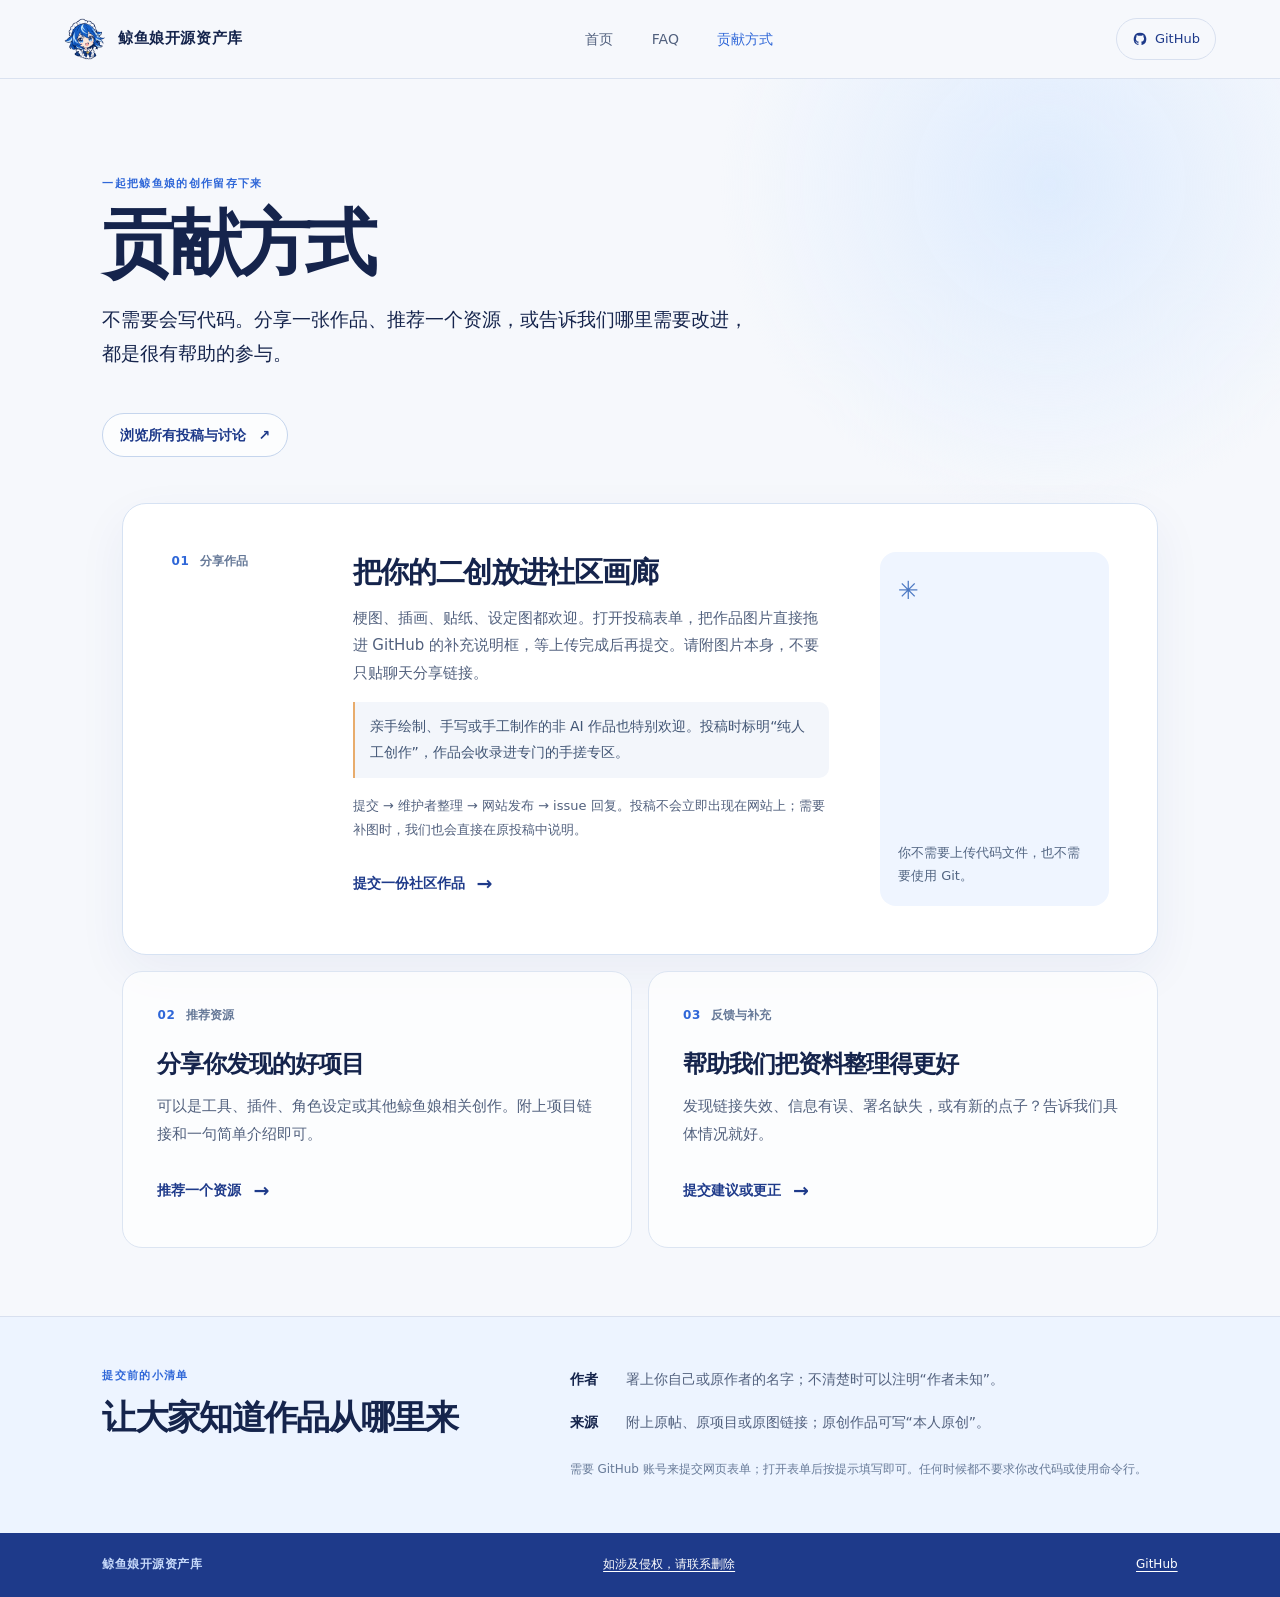
<file: site/contribute.html>
<!doctype html>
<html lang="zh-CN">
  <head>
    <meta charset="UTF-8" />
    <meta name="viewport" content="width=device-width, initial-scale=1.0" />
    <meta name="description" content="不需要会写代码，也可以为鲸鱼娘社区贡献作品、资源和建议。" />
    <title>贡献方式 · 鲸鱼娘开源资产库</title>
    <link rel="icon" type="image/png" sizes="256x256" href="./assets/whale-girl-logo-dynamic.png" />
    <link rel="stylesheet" href="./styles.css?v=community-20261024" />
    <script src="./github-stars.js?v=4" defer></script>
  </head>
  <body class="subpage">
    <div class="site-shell">
      <header class="topbar">
        <a class="brand" href="./index.html#top" aria-label="回到首页"><span class="brand-mark" aria-hidden="true"><img src="./assets/whale-girl-logo-dynamic.png" alt="" /></span><span><strong>鲸鱼娘开源资产库</strong></span></a>
        <nav class="nav" aria-label="主导航"><div class="nav-home"><a href="./index.html#top">首页</a><div class="nav-home-menu" role="menu"><a href="./index.html#prompts" role="menuitem">提示词与参考图</a><a href="./index.html#purpose" role="menuitem">项目宗旨</a><a href="./index.html#links" role="menuitem">友情链接</a><a href="./index.html#gallery" role="menuitem">二创大全</a></div></div><a href="./project.html">FAQ</a><a class="active" href="./contribute.html">贡献方式</a></nav>
        <a class="nav-cta" href="https://github.com/TreapGoGo/deepseek-whale-girl" target="_blank" rel="noreferrer"><svg viewBox="0 0 24 24" aria-hidden="true"><path d="M12 2.5a9.5 9.5 0 0 0-3 18.51c.48.09.66-.21.66-.46v-1.68c-2.69.59-3.26-1.14-3.26-1.14-.44-1.12-1.08-1.42-1.08-1.42-.88-.6.07-.59.07-.59.97.07 1.49.99 1.49.99.86 1.48 2.25 1.05 2.8.8.09-.62.34-1.05.61-1.29-2.15-.24-4.42-1.08-4.42-4.8 0-1.06.38-1.92 1-2.59-.1-.24-.43-1.23.1-2.56 0 0 .81-.26 2.62.99a9.2 9.2 0 0 1 4.77 0c1.81-1.25 2.62-.99 2.62-.99.53 1.33.2 2.32.1 2.56.62.67 1 1.53 1 2.59 0 3.73-2.27 4.56-4.43 4.8.35.3.66.87.66 1.75v2.59c0 .25.17.55.67.46A9.5 9.5 0 0 0 12 2.5Z" /></svg><span>GitHub</span><span class="github-star-count" data-github-star-count hidden aria-label="GitHub Star 数"><svg viewBox="0 0 24 24" aria-hidden="true"><path d="m12 2.8 2.78 5.64 6.22.9-4.5 4.39 1.06 6.2L12 17l-5.56 2.93 1.06-6.2L3 9.34l6.22-.9L12 2.8Z" /></svg><span data-star-count-value></span></span></a>
      </header>
      <main class="page-main contribute-main">
        <section class="page-heading contribute-heading"><p class="section-label">一起把鲸鱼娘的创作留存下来</p><h1>贡献方式</h1><p>不需要会写代码。分享一张作品、推荐一个资源，或告诉我们哪里需要改进，都是很有帮助的参与。</p><a class="contribute-primary" href="https://github.com/TreapGoGo/deepseek-whale-girl/issues" target="_blank" rel="noreferrer">浏览所有投稿与讨论 <span aria-hidden="true">↗</span></a></section>
        <section class="contribution-paths" aria-label="选择贡献方式">
          <article class="contribution-feature">
            <div class="contribution-number">01 <span>分享作品</span></div>
            <div class="contribution-content"><h2>把你的二创放进社区画廊</h2><p>梗图、插画、贴纸、设定图都欢迎。打开投稿表单，把作品图片直接拖进 GitHub 的补充说明框，等上传完成后再提交。请附图片本身，不要只贴聊天分享链接。</p><p class="handmade-contribution-note">亲手绘制、手写或手工制作的非 AI 作品也特别欢迎。投稿时标明“纯人工创作”，作品会收录进专门的手搓专区。</p><p class="submission-process">提交 → 维护者整理 → 网站发布 → issue 回复。投稿不会立即出现在网站上；需要补图时，我们也会直接在原投稿中说明。</p><a class="contribution-link" href="https://github.com/TreapGoGo/deepseek-whale-girl/issues/new?template=community-artwork.yml" target="_blank" rel="noreferrer">提交一份社区作品 <span aria-hidden="true">→</span></a></div>
            <div class="contribution-aside"><span class="contribution-icon" aria-hidden="true">✳</span><p>你不需要上传代码文件，也不需要使用 Git。</p></div>
          </article>
          <div class="contribution-secondary">
            <article class="contribution-card"><div class="contribution-number">02 <span>推荐资源</span></div><h2>分享你发现的好项目</h2><p>可以是工具、插件、角色设定或其他鲸鱼娘相关创作。附上项目链接和一句简单介绍即可。</p><a class="contribution-link" href="https://github.com/TreapGoGo/deepseek-whale-girl/issues/new?template=resource-recommendation.yml" target="_blank" rel="noreferrer">推荐一个资源 <span aria-hidden="true">→</span></a></article>
            <article class="contribution-card"><div class="contribution-number">03 <span>反馈与补充</span></div><h2>帮助我们把资料整理得更好</h2><p>发现链接失效、信息有误、署名缺失，或有新的点子？告诉我们具体情况就好。</p><a class="contribution-link" href="https://github.com/TreapGoGo/deepseek-whale-girl/issues/new?template=feedback.yml" target="_blank" rel="noreferrer">提交建议或更正 <span aria-hidden="true">→</span></a></article>
          </div>
        </section>
        <section class="contribution-checklist" aria-labelledby="contribution-checklist-title"><div><p class="section-label">提交前的小清单</p><h2 id="contribution-checklist-title">让大家知道作品从哪里来</h2></div><ul><li><span>作者</span>署上你自己或原作者的名字；不清楚时可以注明“作者未知”。</li><li><span>来源</span>附上原帖、原项目或原图链接；原创作品可写“本人原创”。</li></ul><p class="contribution-note">需要 GitHub 账号来提交网页表单；打开表单后按提示填写即可。任何时候都不要求你改代码或使用命令行。</p></section>
      </main>
      <footer class="footer"><span>鲸鱼娘开源资产库</span><a href="https://github.com/TreapGoGo/deepseek-whale-girl/issues/new?template=feedback.yml" target="_blank" rel="noreferrer">如涉及侵权，请联系删除</a><a href="https://github.com/TreapGoGo/deepseek-whale-girl" target="_blank" rel="noreferrer">GitHub</a></footer>
    </div>
  </body>
</html>
</file>
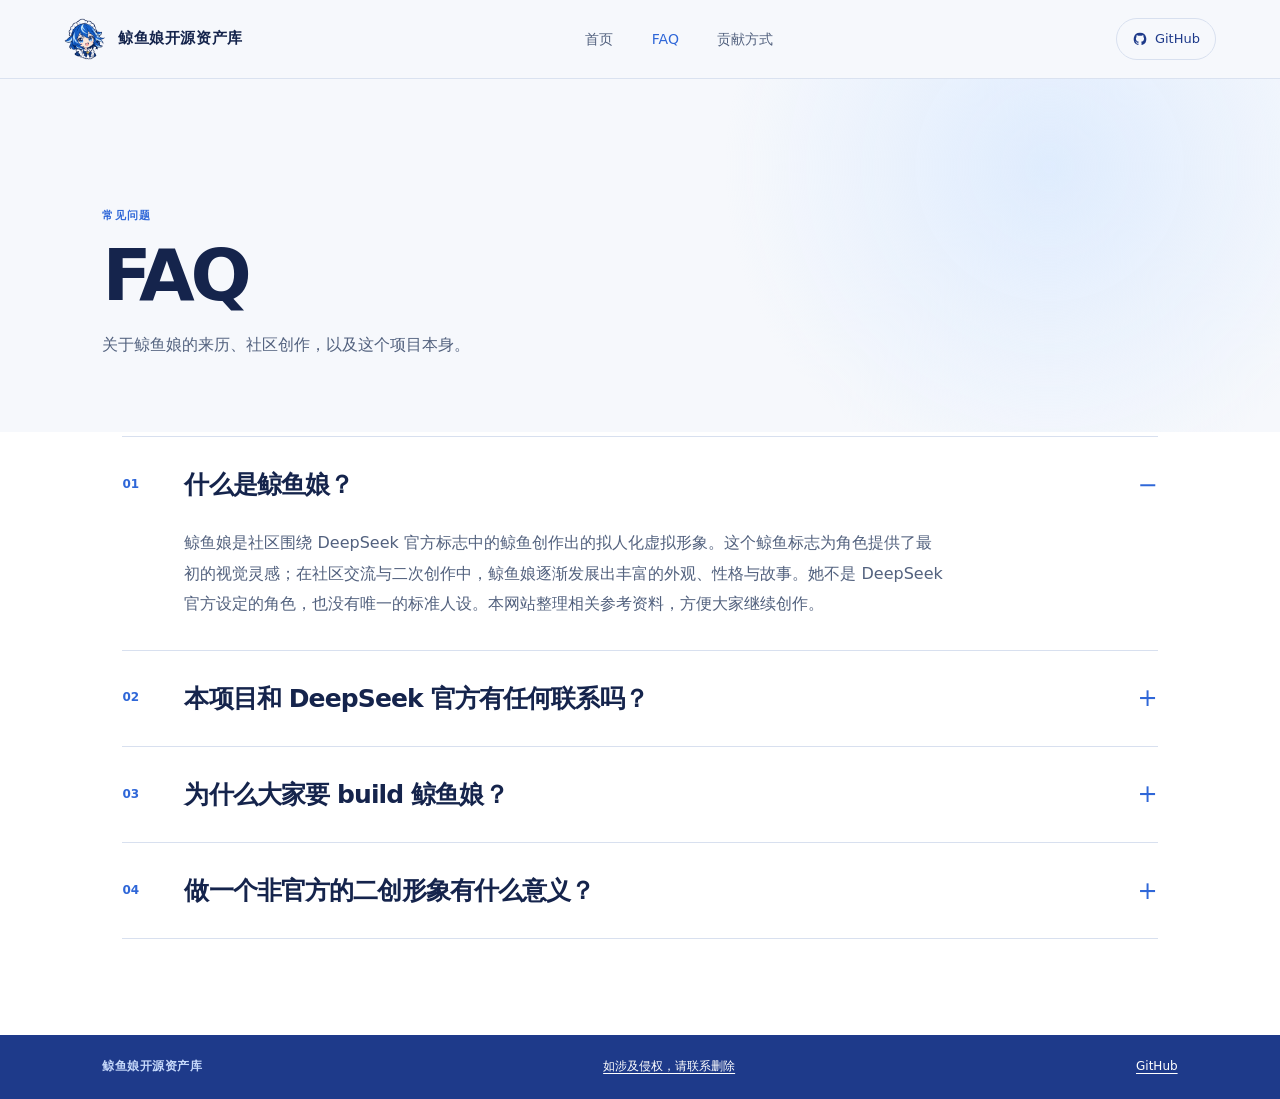
<file: site/project.html>
<!doctype html>
<html lang="zh-CN">
  <head>
    <meta charset="UTF-8" />
    <meta name="viewport" content="width=device-width, initial-scale=1.0" />
    <meta name="description" content="关于鲸鱼娘、社区创作与鲸鱼娘开源资产库的常见问题。" />
    <title>FAQ · 鲸鱼娘开源资产库</title>
    <link rel="icon" type="image/png" sizes="256x256" href="./assets/whale-girl-logo-dynamic.png" />
    <link rel="stylesheet" href="./styles.css?v=community-20261024" />
    <script src="./github-stars.js?v=4" defer></script>
  </head>
  <body class="subpage">
    <div class="site-shell">
      <header class="topbar">
        <a class="brand" href="./index.html#top" aria-label="回到首页"><span class="brand-mark" aria-hidden="true"><img src="./assets/whale-girl-logo-dynamic.png" alt="" /></span><span><strong>鲸鱼娘开源资产库</strong></span></a>
        <nav class="nav" aria-label="主导航"><div class="nav-home"><a href="./index.html#top">首页</a><div class="nav-home-menu" role="menu"><a href="./index.html#prompts" role="menuitem">提示词与参考图</a><a href="./index.html#purpose" role="menuitem">项目宗旨</a><a href="./index.html#links" role="menuitem">友情链接</a><a href="./index.html#gallery" role="menuitem">二创大全</a></div></div><a class="active" href="./project.html" aria-current="page">FAQ</a><a href="./contribute.html">贡献方式</a></nav>
        <a class="nav-cta" href="https://github.com/TreapGoGo/deepseek-whale-girl" target="_blank" rel="noreferrer"><svg viewBox="0 0 24 24" aria-hidden="true"><path d="M12 2.5a9.5 9.5 0 0 0-3 18.51c.48.09.66-.21.66-.46v-1.68c-2.69.59-3.26-1.14-3.26-1.14-.44-1.12-1.08-1.42-1.08-1.42-.88-.6.07-.59.07-.59.97.07 1.49.99 1.49.99.86 1.48 2.25 1.05 2.8.8.09-.62.34-1.05.61-1.29-2.15-.24-4.42-1.08-4.42-4.8 0-1.06.38-1.92 1-2.59-.1-.24-.43-1.23.1-2.56 0 0 .81-.26 2.62.99a9.2 9.2 0 0 1 4.77 0c1.81-1.25 2.62-.99 2.62-.99.53 1.33.2 2.32.1 2.56.62.67 1 1.53 1 2.59 0 3.73-2.27 4.56-4.43 4.8.35.3.66.87.66 1.75v2.59c0 .25.17.55.67.46A9.5 9.5 0 0 0 12 2.5Z" /></svg><span>GitHub</span><span class="github-star-count" data-github-star-count hidden aria-label="GitHub Star 数"><svg viewBox="0 0 24 24" aria-hidden="true"><path d="m12 2.8 2.78 5.64 6.22.9-4.5 4.39 1.06 6.2L12 17l-5.56 2.93 1.06-6.2L3 9.34l6.22-.9L12 2.8Z" /></svg><span data-star-count-value></span></span></a>
      </header>
      <main class="page-main">
        <section class="page-heading"><p class="section-label">常见问题</p><h1>FAQ</h1><p>关于鲸鱼娘的来历、社区创作，以及这个项目本身。</p></section>
        <section class="faq-list" aria-label="常见问题列表">
          <details class="faq-item" open>
            <summary><span class="faq-index">01</span><span class="faq-question">什么是鲸鱼娘？</span></summary>
            <div class="faq-answer"><p>鲸鱼娘是社区围绕 DeepSeek 官方标志中的鲸鱼创作出的拟人化虚拟形象。这个鲸鱼标志为角色提供了最初的视觉灵感；在社区交流与二次创作中，鲸鱼娘逐渐发展出丰富的外观、性格与故事。她不是 DeepSeek 官方设定的角色，也没有唯一的标准人设。本网站整理相关参考资料，方便大家继续创作。</p></div>
          </details>
          <details class="faq-item">
            <summary><span class="faq-index">02</span><span class="faq-question">本项目和 DeepSeek 官方有任何联系吗？</span></summary>
            <div class="faq-answer"><p>没有。本项目是社区自发维护的非官方项目，不代表深度求索公司或 DeepSeek 官方的任何立场。就本项目目前掌握的信息，深度求索公司并未持有鲸鱼娘形象的版权；我们也注意到有公司员工在个人场景中使用过相关二创作品作为头像、表情等，这属于个人使用，不代表公司立场。如认为本站展示的内容涉及侵权，请通过页面底部的“如涉及侵权，请联系删除”入口联系我们。</p></div>
          </details>
          <details class="faq-item">
            <summary><span class="faq-index">03</span><span class="faq-question">为什么大家要 build 鲸鱼娘？</span></summary>
            <div class="faq-answer"><p>AI 正在快速走进日常工作与生活。作为这场变化的亲历者和参与者，我们在与 DeepSeek 等本土 AI 模型的相处和实践中，遇见了许多令人会心一笑的时刻。社区把这些体验转化成迷因、角色表达和彼此交流的语言，鲸鱼娘也就在这样的分享与再创作中，从人群中生长出来，又回到人群之中。我们建设这个资产库，是希望把分散的参考资料和创作资源整理得更容易使用，让更多人能轻松加入创作，让这个形象继续传播、变化，连接更多有趣的故事。</p></div>
          </details>
          <details class="faq-item">
            <summary><span class="faq-index">04</span><span class="faq-question">做一个非官方的二创形象有什么意义？</span></summary>
            <div class="faq-answer"><p>去中心化的社区形象不需要由某一个人给出唯一解释。它的意义会在传播、再创作和不断变化中慢慢涌现：每位创作者和观看者都可能从中感受到不同的东西，社区也在一次次分享中共同留下自己的理解。</p><p>在一些常见创作里，鲸鱼娘会显得贪吃、爱偷懒、有点傲娇、偶尔犯迷糊，也喜欢白米饭。这些性格并非统一规定，更像是大家面对 AI 幻觉与能力边界、Token 成本，以及 DeepSeek 有时出人意料的思路时，投射出的幽默、自嘲、亲近感或其他情绪。不同理解都可以并存，也欢迎新的表达继续加入。</p></div>
          </details>
        </section>
      </main>
      <footer class="footer"><span>鲸鱼娘开源资产库</span><a href="https://github.com/TreapGoGo/deepseek-whale-girl/issues/new?template=feedback.yml" target="_blank" rel="noreferrer">如涉及侵权，请联系删除</a><a href="https://github.com/TreapGoGo/deepseek-whale-girl" target="_blank" rel="noreferrer">GitHub</a></footer>
    </div>
  </body>
</html>
</file>
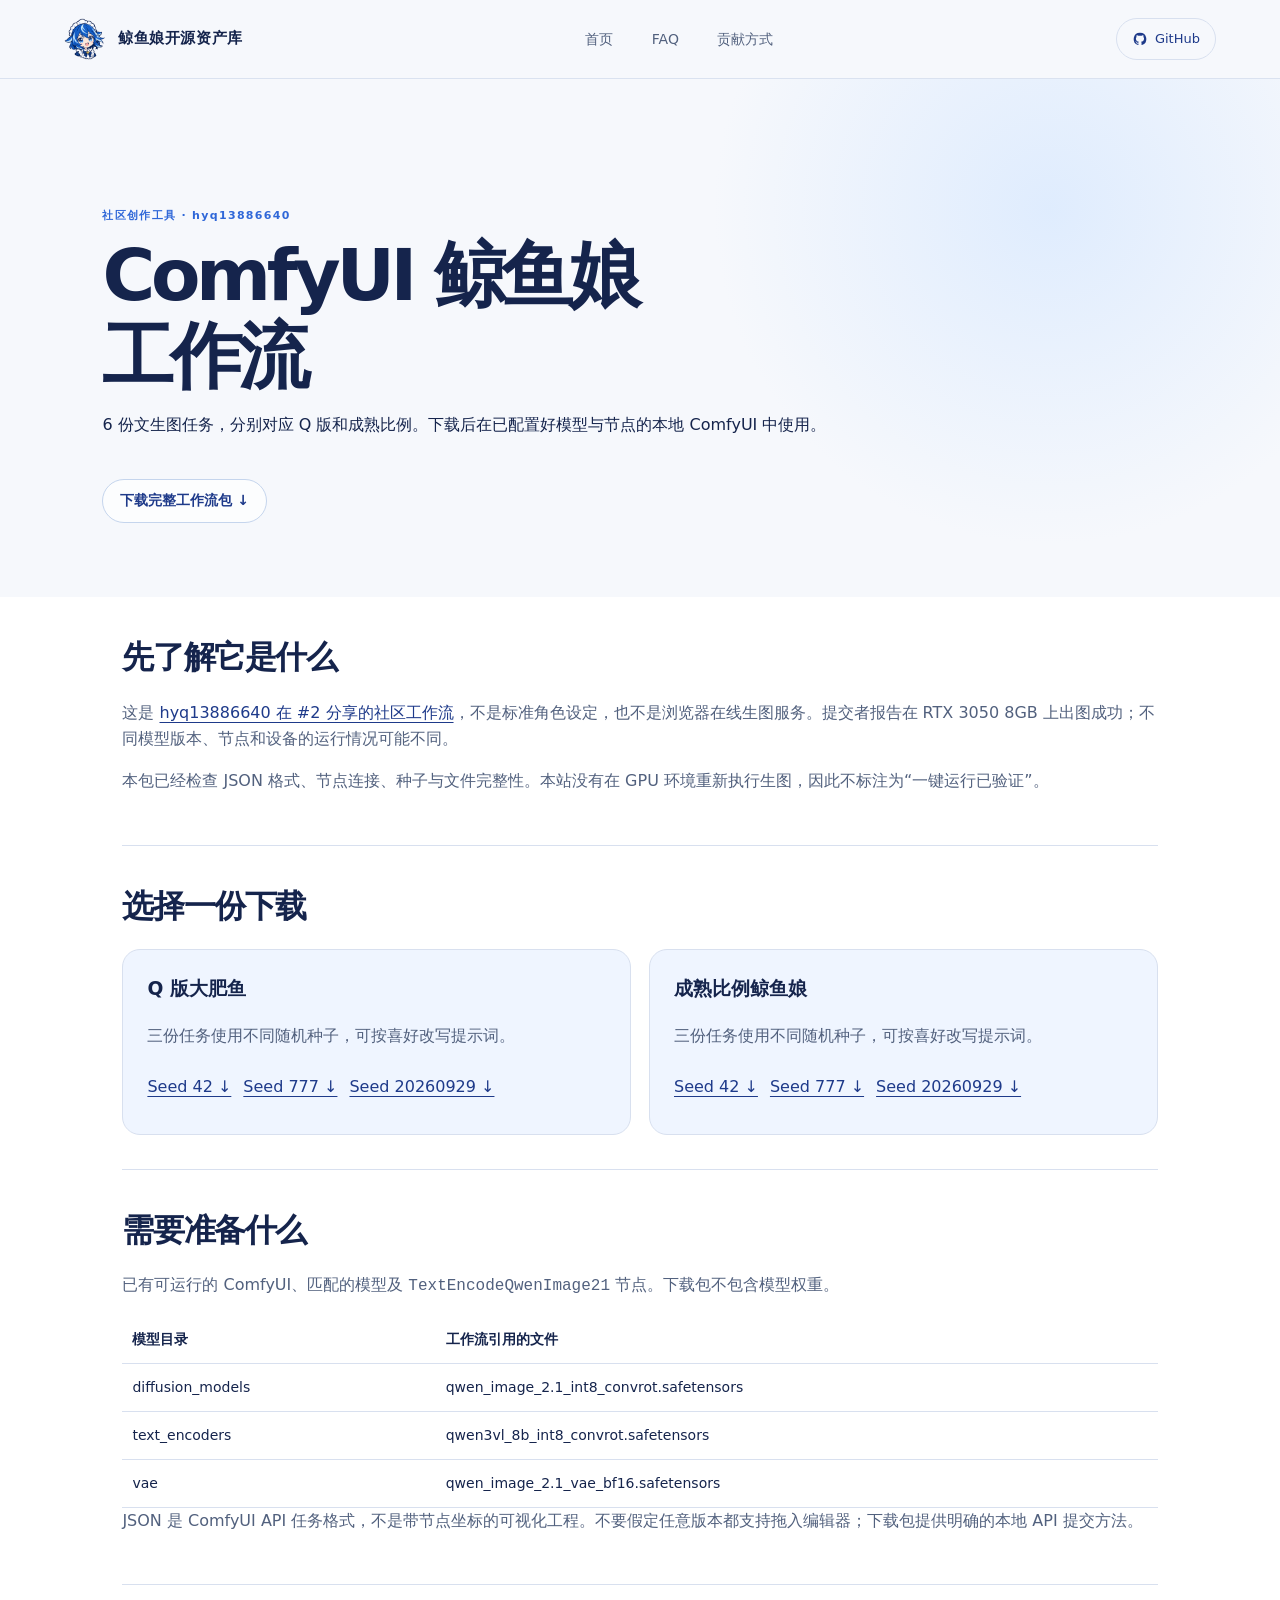
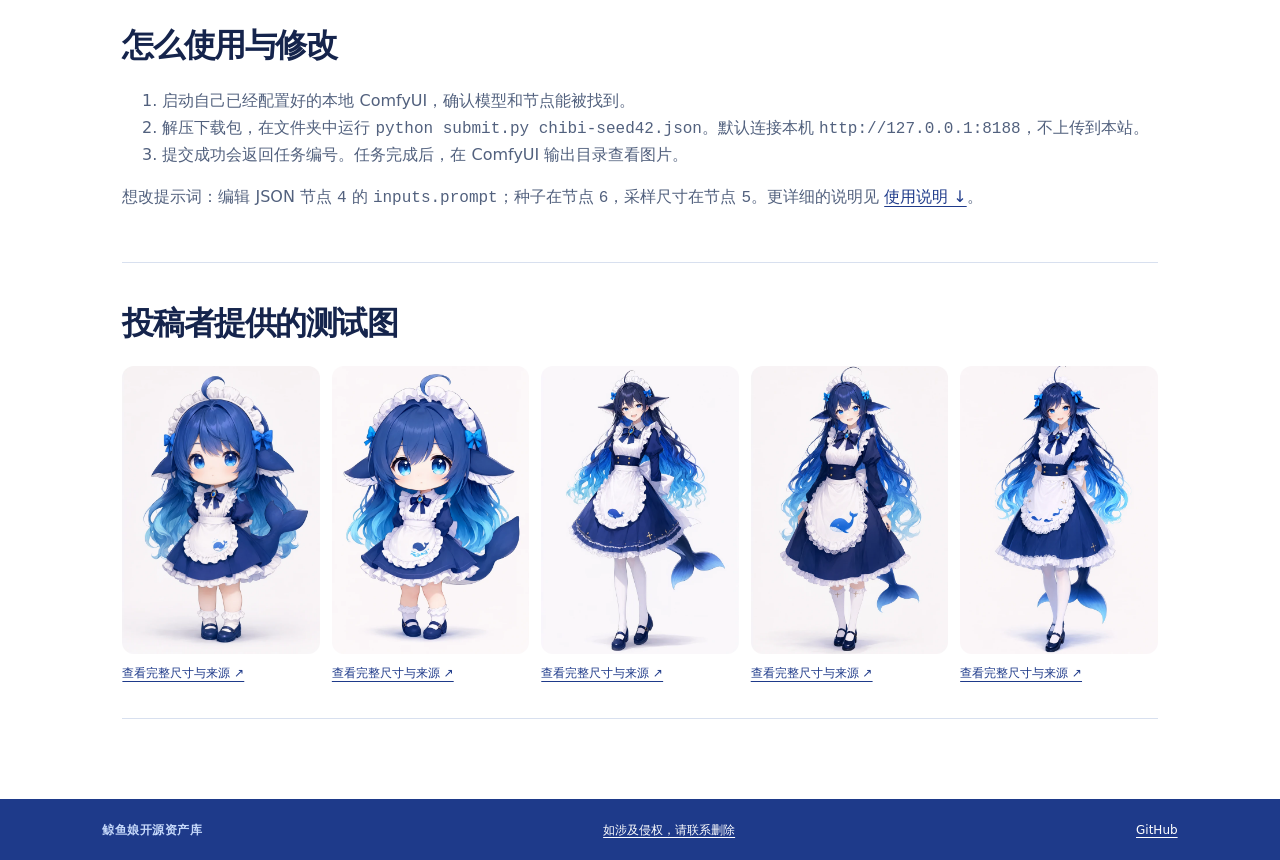
<file: site/workflows.html>
<!doctype html>
<html lang="zh-CN">
  <head>
    <meta charset="UTF-8" />
    <meta name="viewport" content="width=device-width, initial-scale=1.0" />
    <meta name="description" content="社区投稿的 ComfyUI 鲸鱼娘文生图工作流：下载、模型依赖、使用方式和测试图。" />
    <title>ComfyUI 工作流 · 鲸鱼娘开源资产库</title>
    <link rel="icon" href="./assets/whale-girl-logo-dynamic.png" />
    <link rel="stylesheet" href="./styles.css?v=community-20261024" />
    <script src="./github-stars.js?v=4" defer></script>
  </head>
  <body class="subpage">
    <div class="site-shell">
      <header class="topbar">
        <a class="brand" href="./index.html#top" aria-label="回到首页"><span class="brand-mark" aria-hidden="true"><img src="./assets/whale-girl-logo-dynamic.png" alt="" /></span><span><strong>鲸鱼娘开源资产库</strong></span></a>
        <nav class="nav" aria-label="主导航"><div class="nav-home"><a href="./index.html#top">首页</a><div class="nav-home-menu" role="menu"><a href="./index.html#prompts" role="menuitem">提示词与参考图</a><a href="./index.html#purpose" role="menuitem">项目宗旨</a><a href="./index.html#links" role="menuitem">友情链接</a><a href="./index.html#gallery" role="menuitem">二创大全</a></div></div><a href="./project.html">FAQ</a><a href="./contribute.html">贡献方式</a></nav>
        <a class="nav-cta" href="https://github.com/TreapGoGo/deepseek-whale-girl" target="_blank" rel="noreferrer"><svg viewBox="0 0 24 24" aria-hidden="true"><path d="M12 2.5a9.5 9.5 0 0 0-3 18.51c.48.09.66-.21.66-.46v-1.68c-2.69.59-3.26-1.14-3.26-1.14-.44-1.12-1.08-1.42-1.08-1.42-.88-.6.07-.59.07-.59.97.07 1.49.99 1.49.99.86 1.48 2.25 1.05 2.8.8.09-.62.34-1.05.61-1.29-2.15-.24-4.42-1.08-4.42-4.8 0-1.06.38-1.92 1-2.59-.1-.24-.43-1.23.1-2.56 0 0 .81-.26 2.62.99a9.2 9.2 0 0 1 4.77 0c1.81-1.25 2.62-.99 2.62-.99.53 1.33.2 2.32.1 2.56.62.67 1 1.53 1 2.59 0 3.73-2.27 4.56-4.43 4.8.35.3.66.87.66 1.75v2.59c0 .25.17.55.67.46A9.5 9.5 0 0 0 12 2.5Z" /></svg><span>GitHub</span><span class="github-star-count" data-github-star-count hidden aria-label="GitHub Star 数"><svg viewBox="0 0 24 24" aria-hidden="true"><path d="m12 2.8 2.78 5.64 6.22.9-4.5 4.39 1.06 6.2L12 17l-5.56 2.93 1.06-6.2L3 9.34l6.22-.9L12 2.8Z" /></svg><span data-star-count-value></span></span></a>
      </header>
      <main class="page-main">
        <section class="page-heading"><p class="section-label">社区创作工具 · hyq13886640</p><h1>ComfyUI 鲸鱼娘工作流</h1><p>6 份文生图任务，分别对应 Q 版和成熟比例。下载后在已配置好模型与节点的本地 ComfyUI 中使用。</p><a class="contribute-primary" href="./assets/workflows/comfyui-issue-2.zip" download>下载完整工作流包 ↓</a></section>
        <section class="workflow-content">
          <div class="workflow-section"><h2>先了解它是什么</h2><p>这是 <a href="https://github.com/TreapGoGo/deepseek-whale-girl/issues/2" target="_blank" rel="noreferrer">hyq13886640 在 #2 分享的社区工作流</a>，不是标准角色设定，也不是浏览器在线生图服务。提交者报告在 RTX 3050 8GB 上出图成功；不同模型版本、节点和设备的运行情况可能不同。</p><p>本包已经检查 JSON 格式、节点连接、种子与文件完整性。本站没有在 GPU 环境重新执行生图，因此不标注为“一键运行已验证”。</p></div>
          <div class="workflow-section"><h2>选择一份下载</h2><div class="workflow-downloads">
            <article><h3>Q 版大肥鱼</h3><p>三份任务使用不同随机种子，可按喜好改写提示词。</p><div><a href="./assets/workflows/comfyui-issue-2/chibi-seed42.json" download>Seed 42 ↓</a><a href="./assets/workflows/comfyui-issue-2/chibi-seed777.json" download>Seed 777 ↓</a><a href="./assets/workflows/comfyui-issue-2/chibi-seed20260929.json" download>Seed 20260929 ↓</a></div></article>
            <article><h3>成熟比例鲸鱼娘</h3><p>三份任务使用不同随机种子，可按喜好改写提示词。</p><div><a href="./assets/workflows/comfyui-issue-2/mature-seed42.json" download>Seed 42 ↓</a><a href="./assets/workflows/comfyui-issue-2/mature-seed777.json" download>Seed 777 ↓</a><a href="./assets/workflows/comfyui-issue-2/mature-seed20260929.json" download>Seed 20260929 ↓</a></div></article>
          </div></div>
          <div class="workflow-section"><h2>需要准备什么</h2><p>已有可运行的 ComfyUI、匹配的模型及 <code>TextEncodeQwenImage21</code> 节点。下载包不包含模型权重。</p><div class="workflow-table-wrap"><table><thead><tr><th>模型目录</th><th>工作流引用的文件</th></tr></thead><tbody><tr><td>diffusion_models</td><td>qwen_image_2.1_int8_convrot.safetensors</td></tr><tr><td>text_encoders</td><td>qwen3vl_8b_int8_convrot.safetensors</td></tr><tr><td>vae</td><td>qwen_image_2.1_vae_bf16.safetensors</td></tr></tbody></table></div><p>JSON 是 ComfyUI API 任务格式，不是带节点坐标的可视化工程。不要假定任意版本都支持拖入编辑器；下载包提供明确的本地 API 提交方法。</p></div>
          <div class="workflow-section"><h2>怎么使用与修改</h2><ol><li>启动自己已经配置好的本地 ComfyUI，确认模型和节点能被找到。</li><li>解压下载包，在文件夹中运行 <code>python submit.py chibi-seed42.json</code>。默认连接本机 <code>http://127.0.0.1:8188</code>，不上传到本站。</li><li>提交成功会返回任务编号。任务完成后，在 ComfyUI 输出目录查看图片。</li></ol><p>想改提示词：编辑 JSON 节点 <code>4</code> 的 <code>inputs.prompt</code>；种子在节点 <code>6</code>，采样尺寸在节点 <code>5</code>。更详细的说明见 <a href="./assets/workflows/comfyui-issue-2/README.md" download>使用说明 ↓</a>。</p></div>
          <div class="workflow-section"><h2>投稿者提供的测试图</h2><div class="workflow-previews">
            <a href="./index.html#issue-02-01"><img src="./assets/gallery/submissions/issue-02-01-preview.webp" alt="投稿者的鲸鱼娘工作流测试图 1" width="1400" height="2048" loading="lazy" /><span>查看完整尺寸与来源 ↗</span></a>
            <a href="./index.html#issue-02-02"><img src="./assets/gallery/submissions/issue-02-02-preview.webp" alt="投稿者的鲸鱼娘工作流测试图 2" width="1400" height="2048" loading="lazy" /><span>查看完整尺寸与来源 ↗</span></a>
            <a href="./index.html#issue-02-03"><img src="./assets/gallery/submissions/issue-02-03-preview.webp" alt="投稿者的鲸鱼娘工作流测试图 3" width="1400" height="2048" loading="lazy" /><span>查看完整尺寸与来源 ↗</span></a>
            <a href="./index.html#issue-02-04"><img src="./assets/gallery/submissions/issue-02-04-preview.webp" alt="投稿者的鲸鱼娘工作流测试图 4" width="1400" height="2048" loading="lazy" /><span>查看完整尺寸与来源 ↗</span></a>
            <a href="./index.html#issue-02-05"><img src="./assets/gallery/submissions/issue-02-05-preview.webp" alt="投稿者的鲸鱼娘工作流测试图 5" width="1400" height="2048" loading="lazy" /><span>查看完整尺寸与来源 ↗</span></a>
          </div></div>
        </section>
      </main>
      <footer class="footer"><span>鲸鱼娘开源资产库</span><a href="https://github.com/TreapGoGo/deepseek-whale-girl/issues/new?template=feedback.yml" target="_blank" rel="noreferrer">如涉及侵权，请联系删除</a><a href="https://github.com/TreapGoGo/deepseek-whale-girl" target="_blank" rel="noreferrer">GitHub</a></footer>
    </div>
  </body>
</html>
</file>
<file: site/styles.css>
:root {
  --font-sans: quote-cjk-patch, Inter, system-ui, -apple-system, BlinkMacSystemFont, "Segoe UI", Roboto, Oxygen, Ubuntu, Cantarell, "Open Sans", "Helvetica Neue", sans-serif;
  --ink: #15244c;
  --ink-soft: #52617e;
  --blue: #2f67d8;
  --blue-deep: #1e3a8a;
  --blue-pale: #dbeafe;
  --paper: #f6f8fc;
  --white: #ffffff;
  --line: #d8e0ef;
  --warm: #e8ac6c;
  --shadow: 0 24px 60px rgba(30, 58, 138, 0.12);
  --radius-lg: 28px;
  --radius-md: 18px;
}

* { box-sizing: border-box; }
html { scroll-behavior: smooth; scroll-padding-top: 88px; }
body { margin: 0; background: var(--paper); color: var(--ink); font-family: var(--font-sans); font-size: 16px; line-height: 1.65; }
a { color: inherit; text-decoration: none; }
button { font: inherit; }
img { display: block; max-width: 100%; }

.site-shell { max-width: 1440px; margin: 0 auto; overflow: clip; background: var(--paper); }
.chapter-nav { display: none; }
@media (min-width: 1440px) and (min-height: 500px) {
  .chapter-nav { --chapter-left: max(16px, calc((100vw - 1440px) / 2 - 132px)); --chapter-width: 88px; position: fixed; top: max(108px, calc(50vh - 140px)); left: var(--chapter-left); z-index: 5; display: grid; gap: 4px; width: var(--chapter-width); max-height: calc(100dvh - 132px); padding: 8px 0; border-radius: var(--radius-md); font-size: 13px; line-height: 1.6; }
  .chapter-nav::after { content: ""; position: absolute; inset: 0; z-index: -1; border-radius: inherit; background: rgba(246, 248, 252, .92); backdrop-filter: blur(16px); pointer-events: none; transition: opacity .16s ease; }
  .chapter-nav-links { display: grid; gap: 4px; max-height: calc(100dvh - 200px); overflow-y: auto; }
  .chapter-nav-links[inert] { pointer-events: none; }
  .chapter-nav-toggle { display: flex; align-items: center; gap: 6px; min-height: 44px; margin-bottom: 4px; padding: 8px 6px; border: 0; color: var(--ink-soft); background: transparent; text-align: left; cursor: pointer; transition: opacity .16s ease, transform .16s ease; }
  .chapter-nav-toggle svg { width: 16px; height: 16px; flex: none; fill: none; stroke: currentColor; stroke-width: 1.8; stroke-linecap: round; stroke-linejoin: round; transition: transform .16s ease; }
  .chapter-nav-toggle[aria-expanded="false"] svg { transform: rotate(180deg); }
  .chapter-nav-toggle[hidden], .chapter-nav-links[hidden] { display: none; }
  .chapter-nav-toggle:hover { color: var(--blue-deep); }
  .chapter-nav-toggle:focus-visible { outline: 2px solid var(--blue); outline-offset: -2px; }
  .chapter-nav a { display: flex; align-items: center; min-height: 44px; padding: 8px 6px; border-radius: 8px; color: var(--ink); cursor: pointer; }
  .chapter-nav a:hover { color: var(--blue); }
  .chapter-nav a[aria-current="location"] { color: var(--blue-deep); background: var(--blue-pale); font-weight: 750; }
  .chapter-nav a:focus-visible { outline: 2px solid var(--blue); outline-offset: -2px; }
  .chapter-nav.is-collapsed::after { opacity: 0; }
  /* The collapsed trigger spans the full height of the left gutter without covering the content. */
  .chapter-nav.is-collapsed::before { content: ""; position: fixed; inset: 0 auto 0 0; width: calc(var(--chapter-left) + var(--chapter-width) + 8px); z-index: -1; }
  .chapter-nav.is-collapsed .chapter-nav-toggle { border-radius: 8px; background: rgba(246, 248, 252, .92); backdrop-filter: blur(16px); opacity: 0; transform: translateX(-4px); pointer-events: none; }
  .chapter-nav.is-collapsed:hover .chapter-nav-toggle, .chapter-nav.is-collapsed .chapter-nav-toggle:focus-visible { opacity: 1; transform: translateX(0); pointer-events: auto; }
}
@media (prefers-reduced-motion: reduce) {
  .chapter-nav::after, .chapter-nav-toggle, .chapter-nav-toggle svg { transition: none; }
  .chapter-nav.is-collapsed .chapter-nav-toggle { transform: none; }
}
.topbar { min-height: 76px; padding: 18px clamp(22px, 5vw, 76px); display: flex; align-items: center; justify-content: space-between; gap: 28px; border-bottom: 1px solid rgba(216, 224, 239, .9); background: rgba(246, 248, 252, .92); position: sticky; top: 0; z-index: 10; backdrop-filter: blur(16px); }
.brand { display: flex; align-items: center; gap: 12px; min-width: max-content; }
.brand-mark { display: block; width: 42px; height: 42px; flex: none; }
.brand-mark img { display: block; width: 100%; height: 100%; object-fit: contain; }
.brand strong { display: block; font-family: var(--font-sans); font-size: 18px; font-weight: 750; letter-spacing: .1em; line-height: 1.15; }
.brand small { display: block; margin-top: 2px; color: var(--ink-soft); font-size: 9px; letter-spacing: .14em; line-height: 1; }
.nav { display: flex; gap: clamp(18px, 3vw, 42px); color: var(--ink-soft); font-size: 14px; }
.nav a, .text-link, .download-link { transition: color .2s ease, transform .2s ease; }
.nav a:hover, .text-link:hover, .download-link:hover { color: var(--blue); }
.nav-cta { padding: 9px 15px; border: 1px solid var(--line); border-radius: 999px; color: var(--blue-deep); font-size: 13px; transition: background .2s ease, border-color .2s ease; }
.nav-cta:hover { border-color: var(--blue); background: var(--white); }

.hero { min-height: 650px; padding: clamp(66px, 9vw, 124px) clamp(22px, 8vw, 124px) 96px; display: grid; grid-template-columns: minmax(360px, .85fr) minmax(500px, 1.15fr); align-items: center; gap: clamp(35px, 8vw, 126px); background: radial-gradient(circle at 78% 36%, rgba(219, 234, 254, .7), transparent 31%), var(--paper); }
.eyebrow { margin: 0 0 18px; color: var(--blue); font-size: 11px; font-weight: 700; letter-spacing: .19em; line-height: 1.2; }
.eyebrow-dot { display: inline-block; width: 7px; height: 7px; margin-right: 7px; border-radius: 50%; background: var(--warm); vertical-align: 1px; }
.eyebrow-line { display: inline-block; width: 48px; height: 1px; margin-left: 12px; background: var(--blue); vertical-align: 3px; opacity: .6; }
h1, h2, h3, p { margin-top: 0; }
h1, h2 { font-family: var(--font-sans); font-weight: 750; letter-spacing: -.045em; }
h1 { max-width: 570px; margin-bottom: 24px; font-size: clamp(47px, 6.1vw, 84px); line-height: 1.12; }
h1 em, h2 em { color: var(--blue); font-style: normal; }
.hero-intro { max-width: 470px; margin-bottom: 32px; color: var(--ink-soft); font-size: 17px; }
.hero-actions { display: flex; align-items: center; gap: 25px; flex-wrap: wrap; }
.button { display: inline-flex; align-items: center; gap: 15px; padding: 13px 19px; border-radius: 999px; font-size: 14px; font-weight: 700; }
.button-primary { color: var(--white); background: var(--blue-deep); box-shadow: 0 12px 26px rgba(30, 58, 138, .18); transition: transform .2s ease, box-shadow .2s ease; }
.button-primary:hover { transform: translateY(-2px); box-shadow: 0 16px 30px rgba(30, 58, 138, .25); }
.text-link { color: var(--blue-deep); font-size: 14px; font-weight: 700; }
.text-link span { margin-left: 7px; color: var(--blue); }
.hero-note { display: flex; gap: 9px; align-items: center; margin-top: 82px; color: var(--ink-soft); font-size: 12px; }
.note-icon { color: var(--warm); }

.hero-art { min-height: 500px; position: relative; isolation: isolate; }
.art-backdrop { position: absolute; inset: 10% 6% 6% 11%; z-index: -1; border-radius: 44% 56% 47% 53% / 42% 46% 54% 58%; background: #e4effc; transform: rotate(-8deg); }
.hero-image { position: absolute; overflow: hidden; border: 8px solid rgba(255, 255, 255, .92); background: white; box-shadow: var(--shadow); }
.hero-image img { width: 100%; height: 100%; object-fit: cover; object-position: center; }
.hero-image-mature { width: 58%; height: 66%; right: 1%; top: 8%; transform: rotate(7deg); border-radius: 18px 36px 18px 24px; }
.hero-image-chibi { width: 61%; height: 70%; left: 4%; bottom: 2%; transform: rotate(-5deg); border-radius: 36px 18px 24px 18px; }
.art-stamp { position: absolute; right: 5%; bottom: 1%; display: grid; width: 102px; height: 102px; place-content: center; transform: rotate(-10deg); border: 1px solid rgba(47, 103, 216, .6); border-radius: 50%; color: var(--blue-deep); background: rgba(255, 255, 255, .75); text-align: center; }
.art-stamp span, .art-stamp small { display: block; font-size: 9px; letter-spacing: .12em; }
.art-stamp strong { display: block; font-family: var(--font-sans); font-size: 27px; line-height: 1; }
.art-stamp small { font-size: 7px; }

.section, .prompt-section, .about-section { padding: 108px clamp(22px, 8vw, 124px); }
.characters-section { background: var(--white); }
.section-heading { display: flex; justify-content: space-between; align-items: end; gap: 40px; margin-bottom: 45px; }
.section-heading h2 { margin-bottom: 0; font-size: clamp(38px, 5vw, 63px); line-height: 1.12; }
.section-heading > p { max-width: 370px; margin-bottom: 6px; color: var(--ink-soft); font-size: 15px; }
.character-grid { display: grid; grid-template-columns: 1.15fr .85fr; gap: 25px; }
.character-card { min-width: 0; padding: 16px 16px 23px; border: 1px solid var(--line); border-radius: var(--radius-lg); background: #f8faff; transition: transform .25s ease, box-shadow .25s ease; }
.character-card:hover { transform: translateY(-4px); box-shadow: var(--shadow); }
.character-card-featured { background: #eef5ff; }
.character-image-wrap { position: relative; overflow: hidden; border-radius: 18px; background: white; }
.character-image-wrap img { width: 100%; aspect-ratio: 1.5 / 1; object-fit: cover; object-position: center; }
.character-card:not(.character-card-featured) .character-image-wrap img { object-position: center; }
.image-index { position: absolute; top: 14px; left: 14px; display: grid; width: 35px; height: 35px; place-items: center; border: 1px solid rgba(30, 58, 138, .16); border-radius: 50%; color: var(--blue-deep); background: rgba(255, 255, 255, .84); font-family: var(--font-sans); font-size: 15px; }
.character-info { display: flex; justify-content: space-between; gap: 18px; align-items: end; padding: 22px 4px 0; }
.card-kicker { margin-bottom: 6px; color: var(--blue); font-size: 10px; font-weight: 800; letter-spacing: .14em; }
.character-info h3, .prompt-card h3 { margin: 0; font-family: var(--font-sans); font-size: 24px; line-height: 1.25; }
.download-link { min-width: max-content; color: var(--blue-deep); font-size: 12px; font-weight: 700; }
.download-link span { margin-left: 5px; color: var(--blue); font-size: 16px; }
.character-desc { max-width: 550px; margin: 17px 4px 17px; color: var(--ink-soft); font-size: 14px; }
.tag-row { display: flex; gap: 7px; flex-wrap: wrap; }
.tag-row span { padding: 4px 9px; border: 1px solid rgba(47, 103, 216, .2); border-radius: 999px; color: var(--blue-deep); background: rgba(255,255,255,.55); font-size: 11px; }

.prompt-section { background: #14234d; color: var(--white); }
.prompt-section .eyebrow, .prompt-section .section-heading > p { color: #a9caff; }
.prompt-section h2 { color: var(--white); }
.prompt-section h2 em { color: #81bcff; }
.prompt-grid { display: grid; grid-template-columns: 1fr 1fr; gap: 18px; }
.prompt-card { padding: 23px; border: 1px solid rgba(169, 202, 255, .28); border-radius: var(--radius-md); background: rgba(255,255,255,.08); }
.prompt-card-light { background: rgba(93, 145, 224, .18); }
.prompt-card-top { display: flex; align-items: center; gap: 14px; margin-bottom: 19px; }
.prompt-number { display: grid; width: 35px; height: 35px; place-items: center; flex: none; border: 1px solid rgba(169, 202, 255, .4); border-radius: 50%; color: #b5d5ff; font-family: var(--font-sans); font-size: 15px; }
.prompt-card .card-kicker { margin-bottom: 3px; color: #9ec6ff; }
.prompt-card h3 { color: white; font-size: 22px; }
.copy-button { margin-left: auto; padding: 8px 11px; border: 1px solid rgba(169, 202, 255, .4); border-radius: 999px; color: white; background: transparent; cursor: pointer; font-size: 12px; transition: background .2s ease, border-color .2s ease; }
.copy-button:hover, .copy-button.copied { border-color: #a9caff; background: rgba(169, 202, 255, .2); }
.copy-icon { margin-right: 5px; color: #9ec6ff; }
.prompt-card pre { min-height: 210px; margin: 0; padding: 16px; overflow: auto; white-space: pre-wrap; color: #d9e8ff; background: rgba(4, 17, 51, .45); border-radius: 12px; font-family: inherit; font-size: 13px; line-height: 1.8; }
.copy-status { min-height: 24px; margin: 18px 0 0; color: #a9caff; font-size: 13px; }

.about-section { display: grid; grid-template-columns: 120px minmax(280px, 1fr) minmax(260px, .65fr); align-items: center; gap: clamp(35px, 7vw, 100px); background: #eaf2ff; }
.about-seal { display: grid; width: 118px; height: 118px; place-content: center; border: 1px solid rgba(30, 58, 138, .42); border-radius: 50%; color: var(--blue-deep); text-align: center; transform: rotate(-9deg); }
.about-seal strong { font-family: var(--font-sans); font-size: 40px; line-height: 1; }
.about-seal span { font-size: 9px; letter-spacing: .17em; }
.about-copy h2 { margin-bottom: 22px; font-size: clamp(37px, 4.5vw, 58px); line-height: 1.15; }
.about-copy > p { max-width: 480px; color: var(--ink-soft); font-size: 15px; }
.about-copy .about-small { margin-bottom: 0; color: #71809b; font-size: 12px; }
.about-list { border-top: 1px solid rgba(30, 58, 138, .22); }
.about-list > div { display: flex; align-items: center; gap: 20px; padding: 16px 0; border-bottom: 1px solid rgba(30, 58, 138, .22); }
.about-list span { color: var(--blue); font-family: var(--font-sans); font-size: 13px; }
.about-list p { margin: 0; color: var(--blue-deep); font-size: 14px; line-height: 1.35; }
.about-list small { color: var(--ink-soft); font-size: 11px; }
.footer { display: flex; justify-content: space-between; align-items: center; gap: 22px; padding: 30px clamp(22px, 8vw, 124px); color: #9daac1; background: var(--blue-deep); font-size: 12px; }
.footer strong { margin-right: 15px; color: #d7e7ff; font-size: 13px; letter-spacing: .08em; }
.footer p { margin: 0; }

/* Functional first viewport: two ready-to-use asset cards. */
.hero { display: block; min-height: 0; padding: clamp(54px, 7vw, 90px) clamp(22px, 7vw, 104px) 86px; background: radial-gradient(circle at 83% 12%, rgba(219, 234, 254, .82), transparent 29%), var(--paper); }
.hero-intro-row { display: grid; grid-template-columns: minmax(0, 1.2fr) minmax(260px, .8fr); align-items: end; gap: 44px; max-width: 1160px; margin: 0 auto 38px; }
.hero-intro-row h1 { max-width: 680px; margin-bottom: 0; font-size: clamp(42px, 5.5vw, 76px); }
.hero-intro-side { max-width: 350px; padding-bottom: 6px; color: var(--ink-soft); }
.hero-intro-side p { margin-bottom: 14px; font-size: 15px; }
.hero-intro-side span { color: var(--blue); font-size: 11px; font-weight: 700; letter-spacing: .07em; }
.hero-stack { display: grid; gap: 18px; max-width: 1160px; margin: 0 auto; }
/* The image supplies the row height; long copy must not size the row. */
.hero-card { --asset-padding: clamp(16px, 2vw, 28px); display: grid; grid-template-columns: minmax(0, 2fr) minmax(0, 3fr); align-items: stretch; overflow: hidden; border: 1px solid var(--line); border-radius: var(--radius-lg); background: var(--white); box-shadow: 0 14px 32px rgba(30, 58, 138, .07); }
.hero-card-chibi { background: #eef5ff; }
.hero-card-mature { background: #f7f9fd; }
.hero-card-copy { position: relative; display: flex; flex-direction: column; contain: size; min-width: 0; min-height: 0; padding: var(--asset-padding); }
.hero-card-heading { display: flex; align-items: center; gap: 13px; }
.card-index { display: grid; width: 36px; height: 36px; place-items: center; flex: none; border: 1px solid rgba(30, 58, 138, .22); border-radius: 50%; color: var(--blue-deep); font-size: 12px; font-weight: 750; }
.hero-card-heading h2 { margin: 0; font-size: clamp(23px, 2.2vw, 31px); line-height: 1.2; letter-spacing: -.04em; }
.hero-card-desc { max-width: 520px; margin: 18px 0 14px; color: var(--ink-soft); font-size: 14px; }
.hero-card-copy .tag-row { margin-bottom: 15px; }
.hero-card-image { position: relative; min-width: 0; border-left: 1px solid rgba(30, 58, 138, .1); background: var(--white); }
.hero-card-image img { width: 100%; height: auto; aspect-ratio: auto 4 / 3; }
.image-actions { position: absolute; right: var(--asset-padding); bottom: var(--asset-padding); display: flex; gap: 6px; align-items: center; padding: 6px; border: 1px solid rgba(30, 58, 138, .16); border-radius: 17px; background: rgba(255, 255, 255, .94); box-shadow: 0 12px 30px rgba(20, 48, 112, .2); backdrop-filter: blur(12px); }
.image-actions button, .image-actions a { display: inline-flex; min-height: 44px; align-items: center; justify-content: center; gap: 7px; padding: 10px 14px; border: 0; border-radius: 11px; color: var(--blue-deep); background: transparent; cursor: pointer; font-size: 13px; font-weight: 700; transition: color .18s ease, transform .18s ease, background .18s ease, box-shadow .18s ease; }
.image-actions button { color: var(--white); background: var(--blue-deep); box-shadow: 0 6px 16px rgba(30, 58, 138, .24); }
.image-actions button:hover, .image-actions button:focus-visible { background: var(--blue); transform: translateY(-1px); }
.image-actions a:hover, .image-actions a:focus-visible { color: var(--blue); background: #edf4ff; transform: translateY(-1px); }
.image-actions button:focus-visible, .image-actions a:focus-visible { outline: 2px solid var(--blue); outline-offset: 2px; }
.image-actions span { color: var(--blue); font-size: 16px; line-height: 1; }
.copy-button-inline { position: absolute; right: 25px; bottom: 22px; min-height: 40px; padding: 9px 14px; border: 1px solid rgba(30, 58, 138, .2); border-radius: 999px; color: var(--white); background: var(--blue-deep); cursor: pointer; font-size: 12px; font-weight: 700; box-shadow: 0 7px 15px rgba(30, 58, 138, .16); transition: transform .2s ease, background .2s ease; }
.copy-button-inline:hover, .copy-button-inline.copied { transform: translateY(-2px); background: var(--blue); }
.copy-button-inline .copy-icon { color: #bfe5ff; }
.hero > .copy-status { max-width: 1160px; margin: 13px auto 0; color: var(--blue); font-size: 13px; }

/* Review pass: remove decorative copy and make the assets the interface. */
.brand strong { font-size: 15px; letter-spacing: .04em; white-space: nowrap; }
.nav-home { position: relative; padding: 10px 0; }
.nav-home-menu { position: absolute; top: 100%; left: -18px; display: grid; min-width: 172px; padding: 8px; border: 1px solid var(--line); border-radius: 14px; background: rgba(255,255,255,.98); box-shadow: 0 16px 30px rgba(30, 58, 138, .12); opacity: 0; pointer-events: none; transform: translateY(-5px); transition: opacity .18s ease, transform .18s ease; }
.nav-home:hover .nav-home-menu, .nav-home:focus-within .nav-home-menu { opacity: 1; pointer-events: auto; transform: translateY(0); }
.nav-home-menu a { padding: 8px 10px; border-radius: 8px; white-space: nowrap; }
.nav-home-menu a:hover, .nav-home-menu a:focus-visible { background: #eef5ff; }
.nav-cta { display: inline-flex; align-items: center; gap: 7px; }
.nav-cta svg { width: 16px; height: 16px; fill: currentColor; }
.nav-cta .github-star-count { display: inline-flex; align-items: center; gap: 4px; margin-left: 2px; padding-left: 8px; border-left: 1px solid var(--line); color: var(--ink-soft); font-size: 12px; font-variant-numeric: tabular-nums; line-height: 1; }
.nav-cta .github-star-count[hidden] { display: none; }
.nav-cta .github-star-count svg { width: 13px; height: 13px; flex: none; color: var(--warm); fill: currentColor; }
.hero-intro-row { display: block; margin-bottom: 34px; }
.hero-intro-row h1 { max-width: none; margin: 0; font-size: clamp(34px, 4.5vw, 58px); letter-spacing: -.06em; }
.prompt-box { position: relative; flex: 1; min-height: 0; margin-top: 20px; overflow: hidden; }
.copy-button-inline { right: 0; bottom: 0; display: inline-flex; align-items: center; gap: 7px; min-height: 44px; padding: 10px 14px; border: 0; border-radius: 11px; font-size: 13px; box-shadow: 0 6px 16px rgba(30, 58, 138, .24); }
.copy-button-inline svg { width: 15px; height: 15px; fill: none; stroke: currentColor; stroke-width: 1.8; stroke-linecap: round; stroke-linejoin: round; }
.copy-button-inline:focus-visible { outline: 2px solid var(--blue); outline-offset: 2px; }
.image-actions svg { width: 15px; height: 15px; fill: none; stroke: currentColor; stroke-width: 1.8; stroke-linecap: round; stroke-linejoin: round; }
.info-section, .collection-section { display: grid; grid-template-columns: minmax(260px, .85fr) minmax(320px, 1.15fr); align-items: center; gap: clamp(32px, 8vw, 120px); padding: 68px clamp(22px, 8vw, 124px); border-top: 1px solid var(--line); background: var(--white); }
.info-section:nth-of-type(2), .collection-section { background: #eef5ff; }
.section-label { margin: 0 0 10px; color: var(--blue); font-size: 11px; font-weight: 750; letter-spacing: .12em; }
.info-section h2, .collection-section h2 { margin: 0; font-size: clamp(26px, 3vw, 40px); letter-spacing: -.05em; }
.info-section > p { max-width: 560px; margin: 0; color: var(--ink-soft); font-size: 15px; }
.collection-section { grid-template-columns: 1fr auto; padding-top: 42px; padding-bottom: 42px; }
.collection-section > span { color: var(--ink-soft); font-size: 13px; }
.footer { justify-content: space-between; padding-top: 22px; padding-bottom: 22px; color: #c5d8fa; background: var(--blue-deep); }
.footer > span { font-weight: 700; letter-spacing: .04em; }
.footer a { color: #fff; text-decoration: underline; text-underline-offset: 3px; }
.topbar { align-items: center; }
.nav { align-items: center; }
.nav > a, .nav-home > a { display: inline-flex; min-height: 40px; align-items: center; line-height: 1; }
.nav-home { padding: 0; }
.nav > a.active, .nav-home > a:hover { color: var(--blue); }
.hero-subtitle { margin: 12px 0 0; color: var(--ink-soft); font-size: 13px; }
.hero-deck { margin: 12px 0 0; color: var(--ink); font-size: clamp(16px, 1.7vw, 19px); line-height: 1.5; }
.hero-deck + .hero-subtitle { margin-top: 8px; }
.prompt-box { border-top: 1px solid rgba(30, 58, 138, .14); }
.prompt-box::after { content: ""; position: absolute; right: 0; bottom: 0; left: 0; height: 76px; pointer-events: none; background: linear-gradient(to bottom, rgba(238, 245, 255, 0), #eef5ff 74%); }
.hero-card-mature .prompt-box::after { background: linear-gradient(to bottom, rgba(247, 249, 253, 0), #f7f9fd 74%); }
.prompt-scroll { position: absolute; inset: 0; overflow-y: auto; overscroll-behavior: contain; scrollbar-gutter: stable; scrollbar-width: thin; scrollbar-color: #a8badc transparent; padding: 16px 8px 72px 0; }
.prompt-scroll:focus-visible { outline: 2px solid var(--blue); outline-offset: -2px; }
.prompt-text { max-width: none; margin: 0; color: #425477; font-size: clamp(13px, 1vw, 15px); line-height: 1.8; overflow-wrap: anywhere; }
.copy-button-inline { position: absolute; right: 0; bottom: 0; z-index: 2; min-height: 44px; }
.purpose-copy { max-width: 620px; color: var(--ink-soft); font-size: 15px; }
.purpose-copy p { margin: 0 0 12px; }
.purpose-copy p:last-child { margin-bottom: 0; }
.purpose-copy a, .license-note a { color: var(--blue); font-weight: 700; text-decoration: underline; text-underline-offset: 3px; }
.links-section { padding: 64px clamp(22px, 7vw, 104px) 78px; border-top: 1px solid var(--line); background: #eef5ff; }
.links-heading { display: flex; align-items: end; justify-content: space-between; gap: 24px; max-width: 1160px; margin: 0 auto 28px; }
.links-heading h2 { margin: 0; font-size: clamp(28px, 3vw, 40px); letter-spacing: -.05em; }
.links-section svg { width: 20px; height: 20px; flex: none; fill: none; stroke: currentColor; stroke-width: 1.6; stroke-linecap: round; stroke-linejoin: round; }
.resource-contribute { display: inline-flex; align-items: center; gap: 8px; min-height: 44px; color: var(--blue-deep); font-size: 14px; white-space: nowrap; }
.resource-contribute:hover { color: var(--blue); }
.resource-directory { max-width: 1160px; margin: auto; padding: 8px 28px; border: 1px solid var(--line); border-radius: 24px; background: var(--white); }
.resource-group { display: grid; grid-template-columns: 152px minmax(0, 1fr); gap: 24px; padding: 24px 0; }
.resource-group + .resource-group { border-top: 1px solid var(--line); }
.resource-category { display: flex; align-items: center; gap: 12px; align-self: start; margin: 18px 0 0; color: var(--blue-deep); font-size: 14px; font-weight: 600; }
.resource-category svg { color: #6785b2; }
.resource-items { display: grid; grid-template-columns: repeat(2, minmax(0, 1fr)); gap: 8px 24px; }
.resource-card { position: relative; display: flex; min-width: 0; flex-direction: column; padding: 16px 40px 16px 16px; border-radius: 12px; transition: background .18s ease; }
.resource-card:only-child { grid-column: 1 / -1; }
.resource-card:hover, .resource-card:focus-visible { background: #f0f5fd; }
.resource-card:focus-visible, .resource-contribute:focus-visible { outline: 2px solid var(--blue); outline-offset: 3px; }
.resource-card h4 { margin: 0 0 8px; font-size: 17px; font-weight: 650; line-height: 1.45; overflow-wrap: anywhere; }
.resource-card p { margin: 0 0 20px; color: var(--ink-soft); font-size: 14px; line-height: 1.7; }
.resource-source { margin-top: auto; color: #65758e; font-size: 12px; overflow-wrap: anywhere; }
.resource-arrow { position: absolute; top: 18px; right: 12px; color: #8193af; transition: color .18s ease, transform .18s ease; }
.resource-card:hover .resource-arrow, .resource-card:focus-visible .resource-arrow { color: var(--blue); transform: translate(2px, -2px); }
.resource-disclaimer { margin: 0; padding: 18px 16px 8px; border-top: 1px solid var(--line); color: #65758e; font-size: 12px; line-height: 1.7; }
.gallery-section { padding: 74px clamp(22px, 8vw, 124px) 100px; border-top: 1px solid var(--line); background: #f3f7ff; }
.gallery-heading { display: flex; justify-content: space-between; align-items: end; gap: 24px; margin-bottom: 28px; }
.gallery-heading h2 { margin: 0; font-size: clamp(28px, 3vw, 40px); letter-spacing: -.05em; }
.gallery-heading-actions { display: flex; align-items: center; justify-content: flex-end; gap: 15px; }
.gallery-count { color: var(--ink-soft); font-size: 13px; white-space: nowrap; }
.handmade-mode-toggle { display: inline-flex; min-height: 44px; align-items: center; justify-content: center; gap: 9px; padding: 9px 15px; border: 1px solid #b8c8df; border-radius: 999px; color: var(--blue-deep); background: rgba(255, 255, 255, .72); cursor: pointer; font-size: 13px; font-weight: 700; transition: color .18s ease, background .18s ease, border-color .18s ease, transform .18s ease; }
.handmade-mode-toggle svg { width: 17px; height: 17px; flex: none; fill: none; stroke: currentColor; stroke-width: 1.7; stroke-linecap: round; stroke-linejoin: round; }
.handmade-mode-toggle:hover { border-color: var(--blue); background: var(--white); transform: translateY(-1px); }
.handmade-mode-toggle[aria-pressed="true"] { border-color: var(--blue-deep); color: var(--white); background: var(--blue-deep); }
.handmade-mode-toggle:focus-visible { outline: 2px solid var(--blue); outline-offset: 3px; }
.masonry-gallery { display: grid; gap: 14px; }
.gallery-row { display: flex; align-items: stretch; gap: 14px; }
.gallery-tile { position: relative; min-width: 0; flex: none; overflow: hidden; container-type: inline-size; border-radius: 12px; background: var(--white); box-shadow: 0 8px 20px rgba(30, 58, 138, .07); }
.gallery-tile > a { position: relative; display: block; width: 100%; height: 100%; cursor: zoom-in; }
.masonry-gallery img { width: 100%; height: 100%; object-fit: cover; transition: transform .25s ease; }
.gallery-tile:hover img, .gallery-tile:focus-within img { transform: scale(1.025); }
.gallery-tile.is-handmade { padding: 6px; border: 1px solid #a9bad3; border-radius: 16px; background: #e8eef7; box-shadow: inset 0 0 0 2px rgba(255, 255, 255, .9), 0 10px 24px rgba(30, 58, 138, .12); }
.gallery-tile.is-handmade > a { overflow: hidden; border-radius: 9px; }
.gallery-tile.is-handmade img { transition: transform .3s ease; }
.gallery-author-caption { position: absolute; right: 0; bottom: 0; left: 0; display: flex; min-height: 62px; align-items: end; padding: 27px 15px 12px; color: #fff; background: linear-gradient(180deg, rgba(24, 36, 58, 0), rgba(24, 36, 58, .74)); font-size: 13px; font-weight: 650; letter-spacing: .02em; opacity: 0; transform: translateY(4px); transition: opacity .2s ease, transform .2s ease; pointer-events: none; }
.gallery-tile:hover .gallery-author-caption, .gallery-tile:focus-within .gallery-author-caption { opacity: 1; transform: translateY(0); }
.gallery-tile.is-handmade .gallery-actions { top: 12px; bottom: auto; }
.gallery-row.handmade-row { display: grid; grid-template-columns: repeat(2, minmax(0, 1fr)); align-items: start; gap: clamp(16px, 2.4vw, 30px); }
.gallery-row.handmade-row .gallery-tile { width: 100%; height: auto; }
.gallery-row.handmade-row .gallery-tile.is-solo { grid-column: 1 / -1; justify-self: center; max-width: 780px; }
.gallery-row.handmade-row .gallery-tile > a { height: auto; }
.gallery-row.handmade-row .gallery-tile img { width: 100%; height: auto; max-height: 78vh; object-fit: contain; background: #f8f9fc; }
.gallery-row.handmade-row .gallery-tile .gallery-author-caption { min-height: 74px; padding: 34px 18px 15px; font-size: 14px; }
.masonry-gallery.is-handmade-mode { gap: clamp(22px, 3.2vw, 42px); }
.masonry-gallery.is-handmade-mode .gallery-row { gap: clamp(16px, 2.4vw, 30px); }
.masonry-gallery.is-handmade-mode .gallery-tile.is-handmade { padding: 8px; border-radius: 20px; }
.masonry-gallery.is-handmade-mode .gallery-tile.is-handmade > a { border-radius: 11px; }
.masonry-gallery.is-handmade-mode .gallery-tile.is-handmade .gallery-actions { top: 16px; right: 16px; }
.masonry-gallery.is-handmade-mode .gallery-tile.is-handmade .gallery-actions span { display: inline; }
.gallery-actions { position: absolute; right: 8px; bottom: 8px; display: flex; gap: 5px; padding: 5px; border: 1px solid rgba(30, 58, 138, .16); border-radius: 14px; background: rgba(255, 255, 255, .94); box-shadow: 0 10px 24px rgba(13, 35, 88, .2); opacity: 0; pointer-events: none; transform: translateY(7px); backdrop-filter: blur(10px); transition: opacity .18s ease, transform .22s cubic-bezier(.25, 1, .5, 1); }
.gallery-actions button, .gallery-actions a { display: inline-flex; min-height: 40px; align-items: center; justify-content: center; gap: 6px; padding: 8px 10px; border: 0; border-radius: 9px; cursor: pointer; font-size: 12px; font-weight: 700; white-space: nowrap; }
.gallery-actions button { color: var(--white); background: var(--blue-deep); }
.gallery-actions a { color: var(--blue-deep); background: transparent; }
.gallery-actions svg { width: 14px; height: 14px; fill: none; stroke: currentColor; stroke-width: 1.8; stroke-linecap: round; stroke-linejoin: round; }
.gallery-tile:hover .gallery-actions, .gallery-tile:focus-within .gallery-actions { opacity: 1; transform: translateY(0); }
.gallery-tile:hover .gallery-actions > *, .gallery-tile:focus-within .gallery-actions > * { pointer-events: auto; }
.gallery-actions button:hover, .gallery-actions button:focus-visible, .gallery-actions button.copied { background: var(--blue); }
.gallery-actions button.copy-error { background: #9f3341; }
.gallery-actions a:hover, .gallery-actions a:focus-visible { color: var(--blue); background: #edf4ff; }
.gallery-actions button:focus-visible, .gallery-actions a:focus-visible { outline: 2px solid var(--blue); outline-offset: 2px; }

@media (max-width: 700px) {
  .gallery-row.handmade-row { grid-template-columns: minmax(0, 1fr); }
  .gallery-row.handmade-row .gallery-tile.is-solo { grid-column: auto; max-width: none; }
}

@media (hover: none) {
  .masonry-gallery.is-handmade-mode .gallery-author-caption { opacity: 1; transform: none; }
  .masonry-gallery.is-handmade-mode .gallery-tile.is-handmade .gallery-actions { opacity: 1; transform: none; }
}

@container (max-width: 170px) {
  .gallery-actions button, .gallery-actions a { width: 38px; padding: 8px; }
  .gallery-actions span { display: none; }
}

body.lightbox-open { overflow: hidden; }
.gallery-intro { max-width: 640px; margin: -12px 0 26px; color: var(--ink-soft); font-size: 14px; }
.gallery-tile { scroll-margin-top: 150px; }
.gallery-tile .gallery-actions { top: 8px; bottom: auto; }
.gallery-author-caption { overflow-wrap: anywhere; font-size: 12px; }
.gallery-load-error { position: absolute; inset: 0; display: grid; place-items: center; padding: 18px; background: #edf2fa; color: var(--ink-soft); font-size: 13px; text-align: center; }
.lightbox-source[hidden] { display: none; }
.lightbox-license[hidden] { display: none; }
.lightbox-toolbar { min-width: 0; }
.lightbox-toolbar > span { min-width: 0; }
.lightbox-actions { flex-wrap: wrap; }
.contribution-content .submission-process { margin-top: 16px; color: var(--ink-soft); font-size: 13px; }
.workflow-content { max-width: 1240px; margin: auto; padding: 0 clamp(22px, 8vw, 124px) 80px; }
.workflow-section { padding: 34px 0; border-bottom: 1px solid var(--line); }
.workflow-section h2 { margin-bottom: 16px; font-size: clamp(23px, 3vw, 32px); }
.workflow-section p, .workflow-section li { color: var(--ink-soft); overflow-wrap: anywhere; }
.workflow-section a { color: var(--blue-deep); text-decoration: underline; text-underline-offset: 4px; }
.workflow-downloads { display: grid; grid-template-columns: repeat(2, minmax(0, 1fr)); gap: 18px; }
.workflow-downloads article { padding: 24px; border: 1px solid var(--line); border-radius: 18px; background: #eff5ff; }
.workflow-downloads article > div { display: flex; flex-wrap: wrap; gap: 12px; }
.workflow-downloads a { display: inline-flex; min-height: 44px; align-items: center; }
.workflow-table-wrap { overflow-x: auto; }
.workflow-section table { width: 100%; text-align: left; border-collapse: collapse; font-size: 14px; }
.workflow-section th, .workflow-section td { padding: 12px 10px; border-bottom: 1px solid var(--line); }
.workflow-previews { display: grid; grid-template-columns: repeat(5, minmax(0, 1fr)); gap: 12px; }
.workflow-previews img { width: 100%; height: auto; border-radius: 12px; }
.workflow-previews span { display: block; padding-top: 10px; font-size: 12px; }
@media (max-width: 600px) {
  .workflow-downloads { grid-template-columns: 1fr; }
  .workflow-previews { grid-template-columns: repeat(2, minmax(0, 1fr)); }
  .workflow-section table { font-size: 12px; }
}
button:disabled { cursor: wait; opacity: .65; }
@media (hover: none) {
  .gallery-actions { opacity: 1; transform: none; }
  .gallery-actions > * { pointer-events: auto; }
}
.gallery-lightbox { width: 100vw; max-width: none; height: 100dvh; max-height: none; margin: 0; padding: 0; border: 0; color: var(--ink); background: transparent; }
.gallery-lightbox[open] { animation: lightbox-in .22s cubic-bezier(.25, 1, .5, 1); }
.gallery-lightbox::backdrop { background: rgba(226, 236, 252, .54); backdrop-filter: blur(18px) saturate(1.15); animation: lightbox-backdrop-in .2s ease-out; }
.lightbox-frame { display: grid; width: 100%; height: 100%; grid-template-rows: minmax(0, 1fr) auto; padding: clamp(18px, 3vh, 30px) clamp(18px, 5vw, 72px) clamp(18px, 3vh, 30px); }
.lightbox-stage { display: grid; min-height: 0; place-items: center; }
.lightbox-stage img { max-width: 100%; max-height: 100%; object-fit: contain; border-radius: 8px; box-shadow: 0 24px 70px rgba(30, 58, 138, .18); }
.lightbox-actions svg { width: 18px; height: 18px; fill: none; stroke: currentColor; stroke-width: 1.8; stroke-linecap: round; stroke-linejoin: round; }
.lightbox-toolbar { display: flex; min-height: 58px; align-items: center; justify-content: space-between; gap: 22px; padding-top: 14px; }
.lightbox-toolbar > span { overflow: hidden; color: var(--ink-soft); font-size: 13px; text-overflow: ellipsis; white-space: nowrap; }
.lightbox-actions { display: flex; flex: none; gap: 7px; padding: 6px; border: 1px solid rgba(255, 255, 255, .72); border-radius: 15px; background: rgba(255, 255, 255, .68); box-shadow: 0 8px 24px rgba(30, 58, 138, .1); backdrop-filter: blur(14px); }
.lightbox-actions button, .lightbox-actions a { display: inline-flex; min-height: 42px; align-items: center; justify-content: center; gap: 7px; padding: 9px 13px; border: 0; border-radius: 10px; cursor: pointer; font-size: 13px; font-weight: 700; }
.lightbox-actions button { color: var(--blue-deep); background: var(--white); }
.lightbox-actions a { color: var(--blue-deep); background: transparent; }
.lightbox-actions button:hover, .lightbox-actions button:focus-visible { background: #e9f2ff; }
.lightbox-actions button.copy-error { color: var(--white); background: #9f3341; }
.lightbox-actions a:hover, .lightbox-actions a:focus-visible { background: #e9f2ff; }
.lightbox-actions button:focus-visible, .lightbox-actions a:focus-visible { outline: 2px solid var(--blue); outline-offset: 2px; }

@keyframes lightbox-in { from { opacity: 0; transform: scale(.985); } to { opacity: 1; transform: scale(1); } }
@keyframes lightbox-backdrop-in { from { opacity: 0; } to { opacity: 1; } }
.page-main { background: var(--white); }
.page-heading { padding: clamp(70px, 10vw, 130px) clamp(22px, 8vw, 124px) 74px; background: radial-gradient(circle at 82% 25%, rgba(219, 234, 254, .85), transparent 30%), var(--paper); }
.page-heading h1 { margin: 0 0 16px; font-size: clamp(42px, 6vw, 72px); letter-spacing: -.06em; }
.page-heading > p:last-child { max-width: 520px; margin: 0; color: var(--ink-soft); font-size: 16px; }
.faq-list { max-width: 1240px; margin: 0 auto; padding: 4px clamp(22px, 8vw, 124px) 96px; }
.faq-item { border-top: 1px solid var(--line); }
.faq-item:last-child { border-bottom: 1px solid var(--line); }
.faq-item summary { display: grid; grid-template-columns: 46px minmax(0, 1fr) 26px; align-items: center; gap: 16px; padding: 27px 0; cursor: pointer; list-style: none; }
.faq-item summary::-webkit-details-marker { display: none; }
.faq-index { color: var(--blue); font-size: 12px; font-weight: 750; font-variant-numeric: tabular-nums; }
.faq-question { color: var(--ink); font-size: clamp(19px, 2.4vw, 25px); font-weight: 700; letter-spacing: -.035em; }
.faq-item summary::after { content: "+"; justify-self: end; color: var(--blue); font-size: 24px; font-weight: 400; line-height: 1; }
.faq-item[open] summary::after { content: "−"; }
.faq-item summary:focus-visible { outline: 2px solid var(--blue); outline-offset: 5px; }
.faq-answer { max-width: 760px; margin: -4px 42px 30px 62px; color: var(--ink-soft); font-size: 16px; line-height: 1.9; }
.faq-answer p { margin: 0; }
.faq-answer p + p { margin-top: 14px; }
.statement-list { padding: 0 clamp(22px, 8vw, 124px); }
.statement-list article { display: grid; grid-template-columns: 50px minmax(0, 680px); gap: 28px; padding: 40px 0; border-bottom: 1px solid var(--line); }
.statement-list article > span, .contribution-grid article > span { color: var(--blue); font-size: 13px; font-weight: 750; }
.statement-list h2, .contribution-grid h2 { margin: 0 0 9px; font-size: 24px; letter-spacing: -.04em; }
.statement-list p, .contribution-grid p { max-width: 650px; margin: 0; color: var(--ink-soft); font-size: 15px; }
.license-note { display: grid; grid-template-columns: minmax(280px, .85fr) minmax(320px, 1.15fr); align-items: center; gap: clamp(32px, 8vw, 120px); padding: 50px clamp(22px, 8vw, 124px); background: #eaf2ff; }
.license-note h2 { margin: 0; font-size: clamp(23px, 3vw, 35px); letter-spacing: -.05em; }
.license-note > p { max-width: 540px; margin: 0; color: var(--ink-soft); font-size: 15px; }
.contribution-grid { display: grid; grid-template-columns: repeat(2, minmax(0, 1fr)); gap: 1px; background: var(--line); }
.contribution-grid article { min-height: 230px; padding: 34px clamp(22px, 5vw, 70px); background: var(--white); }
.contribute-main { background: var(--paper); }
.contribute-heading { padding-top: clamp(62px, 8vw, 96px); padding-bottom: 46px; }
.contribute-heading h1 { margin-bottom: 18px; }
.contribute-heading > p:not(.section-label) { max-width: 650px; font-size: clamp(16px, 1.7vw, 19px); line-height: 1.8; }
.contribute-primary { display: inline-flex; min-height: 44px; align-items: center; gap: 12px; margin-top: 24px; padding: 0 17px; border: 1px solid #c5d5ed; border-radius: 999px; color: var(--blue-deep); background: rgba(255,255,255,.72); font-size: 14px; font-weight: 650; transition: border-color .18s ease, background .18s ease, transform .18s ease; }
.contribute-primary:hover, .contribute-primary:focus-visible { border-color: #8eaddb; background: #fff; transform: translateY(-1px); }
.contribute-primary:focus-visible, .contribution-link:focus-visible { outline: 2px solid var(--blue); outline-offset: 3px; }
.contribution-paths { max-width: 1240px; margin: 0 auto; padding: 0 clamp(22px, 8vw, 124px) 68px; }
.contribution-feature { display: grid; grid-template-columns: 130px minmax(0, 1fr) minmax(170px, .48fr); gap: clamp(22px, 4vw, 56px); align-items: start; padding: clamp(26px, 4vw, 48px); border: 1px solid #d6e2f3; border-radius: 24px; background: #fff; box-shadow: 0 18px 50px rgba(30,58,138,.06); }
.contribution-number { display: flex; align-items: center; gap: 10px; color: var(--blue); font-size: 12px; font-weight: 750; letter-spacing: .06em; font-variant-numeric: tabular-nums; }
.contribution-number span { color: #667998; font-weight: 600; letter-spacing: 0; }
.contribution-content h2, .contribution-card h2 { margin: 0 0 12px; color: var(--ink); font-size: clamp(22px, 2.5vw, 29px); letter-spacing: -.045em; line-height: 1.4; }
.contribution-content p, .contribution-card p { margin: 0; color: var(--ink-soft); font-size: 15px; line-height: 1.85; }
.contribution-content .handmade-contribution-note { margin-top: 14px; padding: 12px 15px; border-left: 2px solid var(--warm); border-radius: 0 10px 10px 0; color: #425675; background: #f3f6fb; font-size: 14px; }
.contribution-link { display: inline-flex; min-height: 44px; align-items: center; gap: 12px; margin-top: 20px; color: var(--blue-deep); font-size: 14px; font-weight: 700; }
.contribution-link:hover { color: var(--blue); }
.contribution-link span { font-size: 19px; transition: transform .18s ease; }
.contribution-link:hover span { transform: translateX(3px); }
.contribution-aside { align-self: stretch; display: flex; flex-direction: column; justify-content: space-between; padding: 18px; border-radius: 16px; background: #eff5ff; }
.contribution-icon { color: #4b78c3; font-size: 25px; }
.contribution-aside p { max-width: 190px; margin: 18px 0 0; color: #526582; font-size: 13px; line-height: 1.75; }
.contribution-secondary { display: grid; grid-template-columns: repeat(2, minmax(0, 1fr)); gap: 16px; margin-top: 16px; }
.contribution-card { min-height: 255px; padding: clamp(22px, 3vw, 34px); border: 1px solid #dce5f2; border-radius: 20px; background: rgba(255,255,255,.74); }
.contribution-card h2 { margin-top: 22px; font-size: clamp(20px, 2vw, 24px); }
.contribution-checklist { display: grid; grid-template-columns: minmax(240px, .75fr) minmax(0, 1.25fr); column-gap: clamp(30px, 8vw, 110px); row-gap: 18px; padding: 50px clamp(22px, 8vw, 124px) 54px; border-top: 1px solid var(--line); background: #edf4ff; }
.contribution-checklist h2 { max-width: 360px; margin: 0; font-size: clamp(23px, 3vw, 34px); letter-spacing: -.05em; line-height: 1.35; }
.contribution-checklist ul { display: grid; gap: 13px; margin: 0; padding: 0; list-style: none; }
.contribution-checklist li { color: var(--ink-soft); font-size: 14px; line-height: 1.8; }
.contribution-checklist li span { display: inline-block; min-width: 48px; margin-right: 8px; color: var(--ink); font-weight: 700; }
.contribution-note { grid-column: 2; margin: 0; color: #687b99; font-size: 12px; line-height: 1.7; }

@media (max-width: 900px) {
  .hero { padding-top: 58px; }
  .hero-intro-row { grid-template-columns: 1fr; gap: 18px; }
  .hero-intro-side { max-width: 600px; }
  .info-section, .collection-section { grid-template-columns: 1fr; gap: 18px; }
  .resource-group { grid-template-columns: 1fr; gap: 12px; }
  .resource-category { margin: 0 0 0 16px; }
  .license-note { grid-template-columns: 1fr; gap: 18px; }
  .contribution-feature { grid-template-columns: 1fr; gap: 18px; }
  .contribution-aside { min-height: 112px; }
  .contribution-checklist { grid-template-columns: 1fr; }
  .contribution-note { grid-column: auto; }
}

@media (max-width: 800px) {
  .hero-card-heading { gap: 10px; }
  .hero-card-heading h2 { font-size: clamp(16px, 2.6vw, 22px); }
  .card-index { width: 32px; height: 32px; }
  .prompt-box { margin-top: 16px; }
}

@media (max-width: 600px) {
  .hero-card { grid-template-columns: 1fr; }
  .hero-card-copy { contain: none; height: clamp(320px, 55svh, 440px); }
  .hero-card-image { border-top: 1px solid rgba(30, 58, 138, .1); border-left: 0; }
}

@media (max-width: 560px) {
  .hero { padding: 48px 16px 64px; }
  .hero-intro-row h1 { font-size: clamp(39px, 13vw, 60px); }
  .hero-card-copy { padding: 24px 20px 28px; }
  .hero-card-heading h2 { font-size: 24px; }
  .prompt-box { margin-top: 20px; }
  .prompt-text { font-size: 14px; }
  .image-actions { right: 12px; bottom: 12px; }
  .image-actions button, .image-actions a { min-height: 42px; padding: 8px 10px; }
  .resource-directory { padding: 0 16px; border-radius: 20px; }
  .resource-items { grid-template-columns: 1fr; gap: 8px; }
  .resource-card + .resource-card { border-top: 1px solid #edf1f7; }
  .resource-category { margin-left: 16px; }
  .masonry-gallery, .gallery-row { gap: 10px; }
  .gallery-heading { align-items: stretch; flex-direction: column; gap: 16px; }
  .gallery-heading-actions { align-items: center; justify-content: space-between; gap: 10px; }
  .gallery-count { font-size: 12px; }
  .handmade-mode-toggle { min-height: 42px; gap: 7px; padding: 8px 12px; font-size: 12px; }
  .gallery-row.handmade-row, .masonry-gallery.is-handmade-mode .gallery-row { gap: 12px; }
  .masonry-gallery.is-handmade-mode .gallery-tile.is-handmade { padding: 6px; border-radius: 16px; }
  .masonry-gallery.is-handmade-mode .gallery-tile.is-handmade .gallery-author-caption { min-height: 62px; padding: 27px 14px 12px; font-size: 13px; }
  .contribution-grid { grid-template-columns: 1fr; }
  .contribute-heading { padding-top: 54px; padding-bottom: 36px; }
  .contribution-paths { padding-bottom: 44px; }
  .contribution-secondary { grid-template-columns: 1fr; gap: 12px; }
  .contribution-card { min-height: 0; }
  .contribution-card h2 { margin-top: 18px; }
  .contribution-checklist { padding-top: 36px; padding-bottom: 38px; }
  .faq-list { padding: 0 20px 64px; }
  .faq-item summary { grid-template-columns: 30px minmax(0, 1fr) 20px; gap: 10px; padding: 22px 0; }
  .faq-answer { margin: -2px 20px 24px 40px; font-size: 15px; line-height: 1.85; }
  .lightbox-frame { padding: 16px 12px 14px; }
  .lightbox-toolbar > span { display: none; }
  .lightbox-actions { width: 100%; }
  .lightbox-actions button, .lightbox-actions a { flex: 1; }
}

@media (max-width: 900px) {
  html { scroll-padding-top: 136px; }
  .topbar { flex-wrap: wrap; }
  .nav { display: flex; order: 3; width: 100%; justify-content: center; }
  .hero { grid-template-columns: 1fr; padding-top: 75px; }
  .hero-art { min-height: 465px; max-width: 650px; width: 100%; margin: 0 auto; }
  .hero-note { margin-top: 42px; }
  .section-heading { align-items: start; flex-direction: column; }
  .character-grid, .prompt-grid { grid-template-columns: 1fr; }
  .about-section { grid-template-columns: 90px 1fr; }
  .about-list { grid-column: 2; }
  .about-seal { width: 90px; height: 90px; }
  .about-seal strong { font-size: 31px; }
}
@media (max-width: 560px) {
  html { scroll-padding-top: 124px; }
  body { font-size: 15px; }
  .topbar { padding: 14px 18px; }
  .brand small { display: none; }
  .nav-cta { padding: 8px 11px; font-size: 11px; }
  .nav { justify-content: space-between; gap: 12px; font-size: 13px; }
  .nav-home-menu { left: 0; }
  .hero { min-height: 0; padding: 62px 20px 65px; }
  h1 { font-size: clamp(42px, 14vw, 65px); }
  .hero-intro { font-size: 16px; }
  .hero-art { min-height: 360px; }
  .art-stamp { width: 79px; height: 79px; right: 1%; }
  .art-stamp strong { font-size: 22px; }
  .section, .prompt-section, .about-section { padding: 72px 20px; }
  .section-heading h2 { font-size: 41px; }
  .character-info { align-items: start; flex-direction: column; gap: 10px; }
  .prompt-card { padding: 18px; }
  .prompt-card pre { min-height: 0; font-size: 12px; }
  .about-section { grid-template-columns: 1fr; gap: 24px; }
  .about-list { grid-column: auto; }
  .footer { align-items: start; flex-direction: column; padding: 25px 20px; }
}
@media (prefers-reduced-motion: reduce) {
  *, *::before, *::after { scroll-behavior: auto !important; transition-duration: .01ms !important; }
}
</file>
